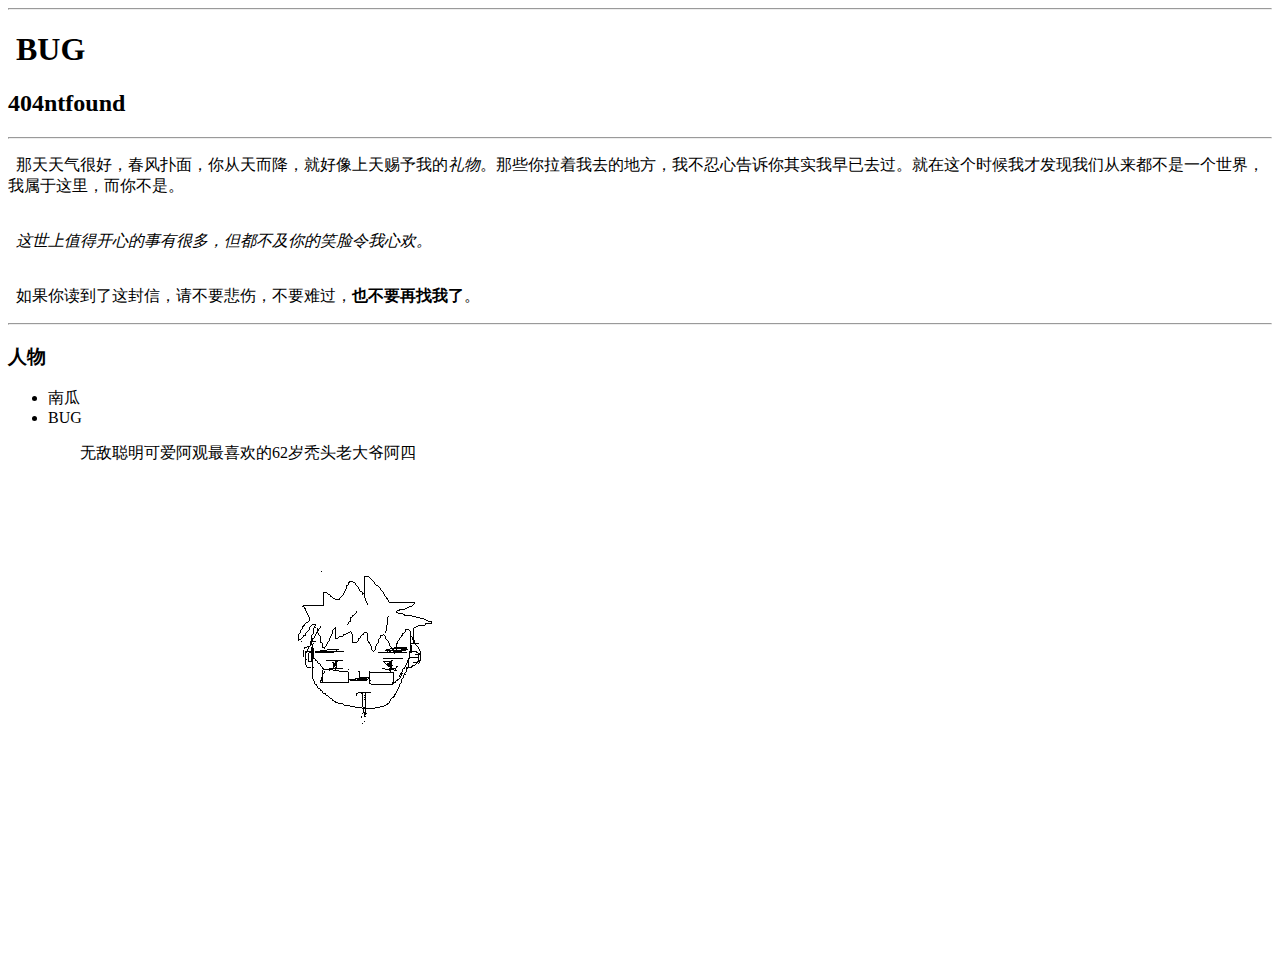
<file: BUG/index.html>
<!doctype html>
<html>
	<head>
	<meta charset="utf-8"/>
		<title>
		小酒馆
		</title>
	</head>
<hr/>
	<body>
		<h1>&nbsp;BUG</h1>
        <h2>404ntfound</h2>
        <hr/>
        <p>&nbsp;&nbsp;那天天气很好，春风扑面，你从天而降，就好像上天赐予我的<i>礼物</i>。那些你拉着我去的地方，我不忍心告诉你其实我早已去过。就在这个时候我才发现我们从来都不是一个世界，我属于这里，而你不是。</p>
        <br/><i>&nbsp;&nbsp;这世上值得开心的事有很多，但都不及你的笑脸令我心欢。</i><p><br/>&nbsp;&nbsp;如果你读到了这封信，请不要悲伤，不要难过，<b>也不要再找我了</b>。</p><hr/>
        <h3>人物</h3>
        <ul>
        	<li>南瓜</li>
            <li>BUG</li>
        </ul>
        <dl>
            <dd>&nbsp;&nbsp;&nbsp;&nbsp;&nbsp;&nbsp;&nbsp;&nbsp;无敌聪明可爱阿观最喜欢的62岁秃头老大爷阿四</dd>
        	<dt><img src="傻四.png" alt="404" title="是我喜欢的人"/></dt>
        </dl>
	</body>
</html>
</file>
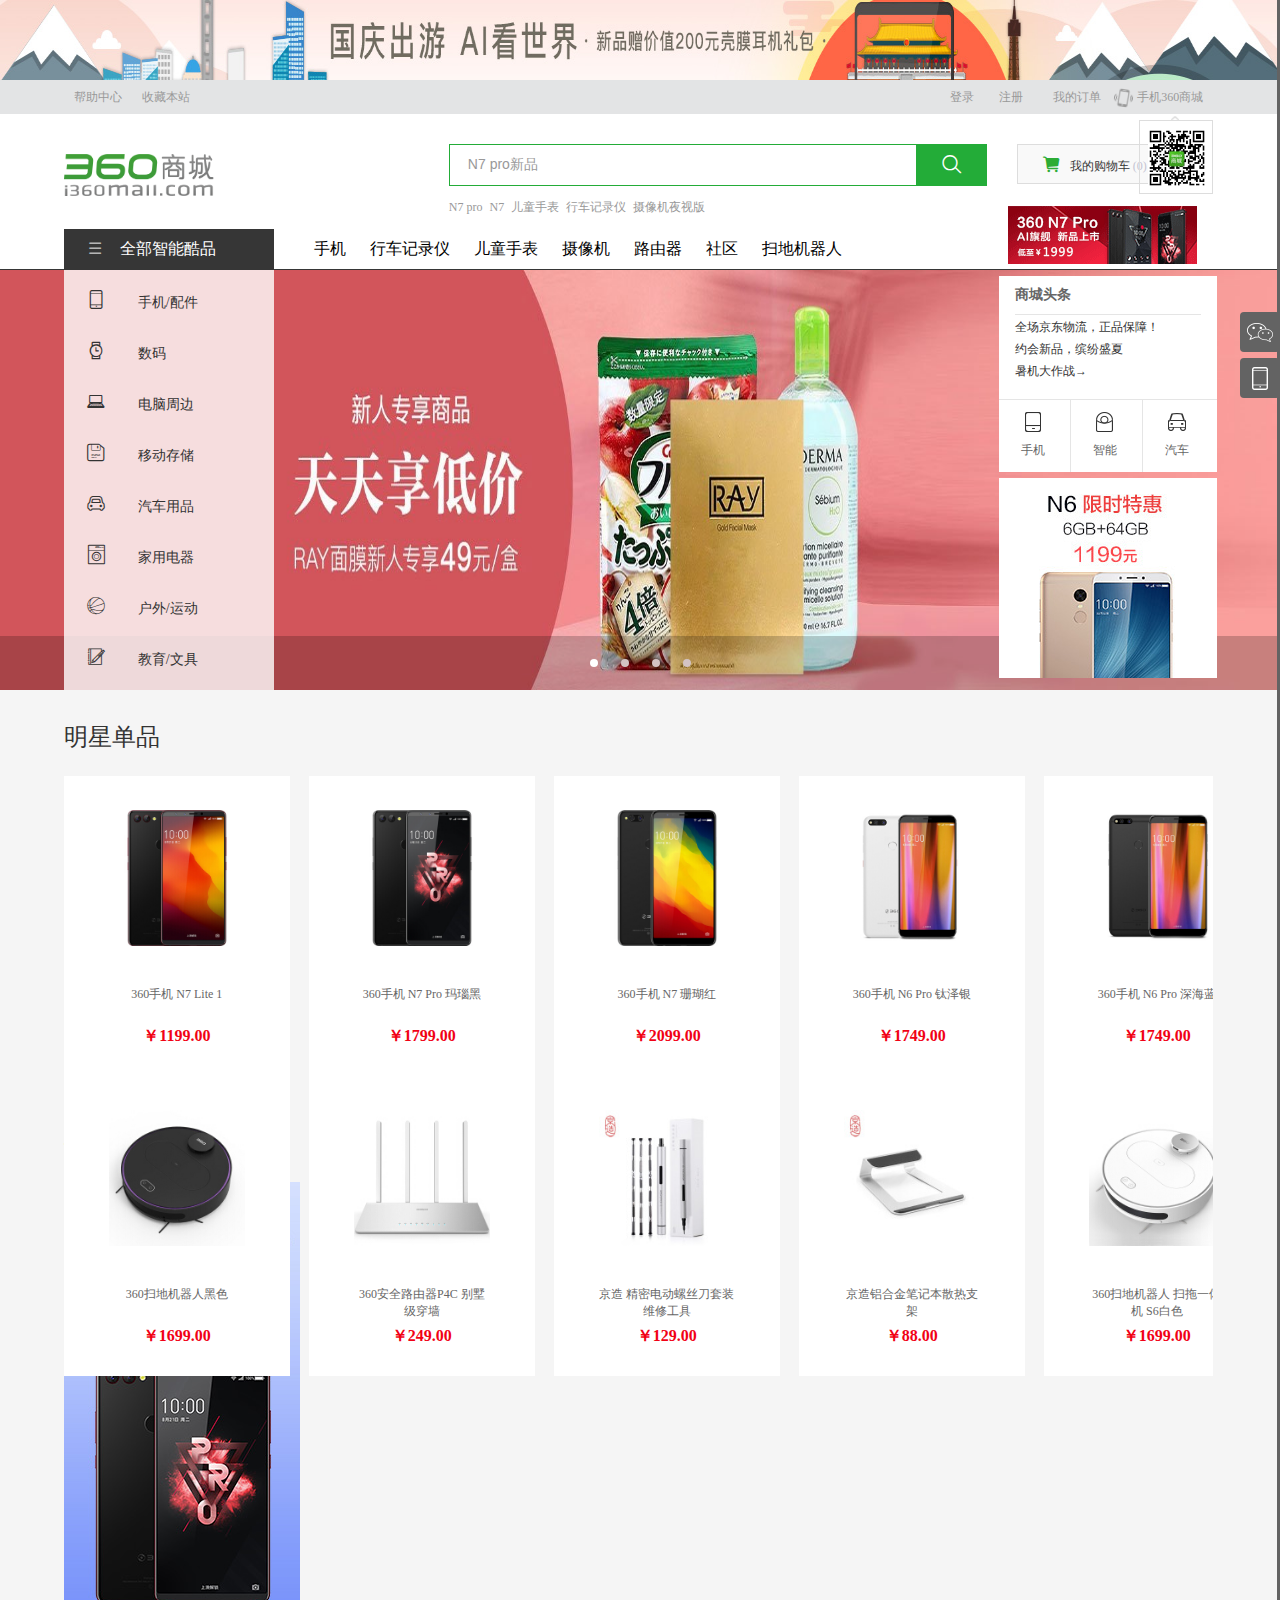
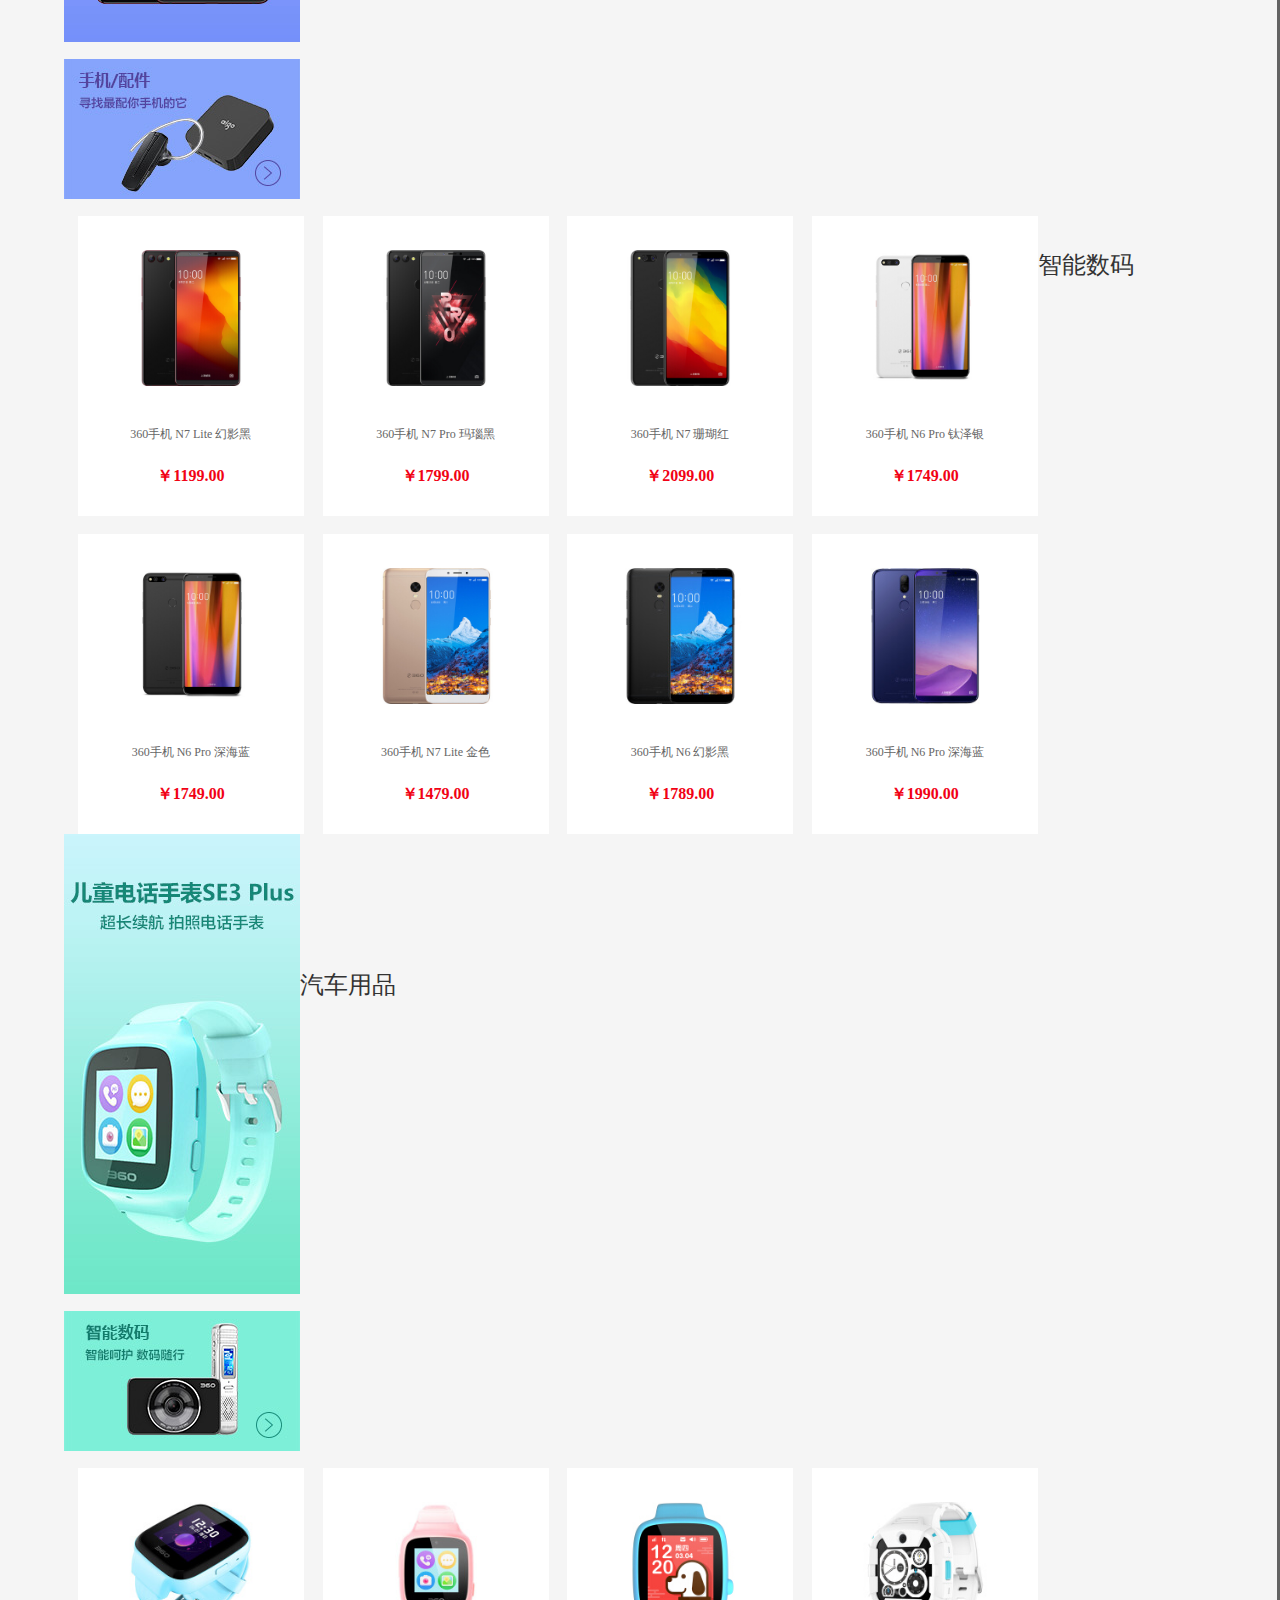
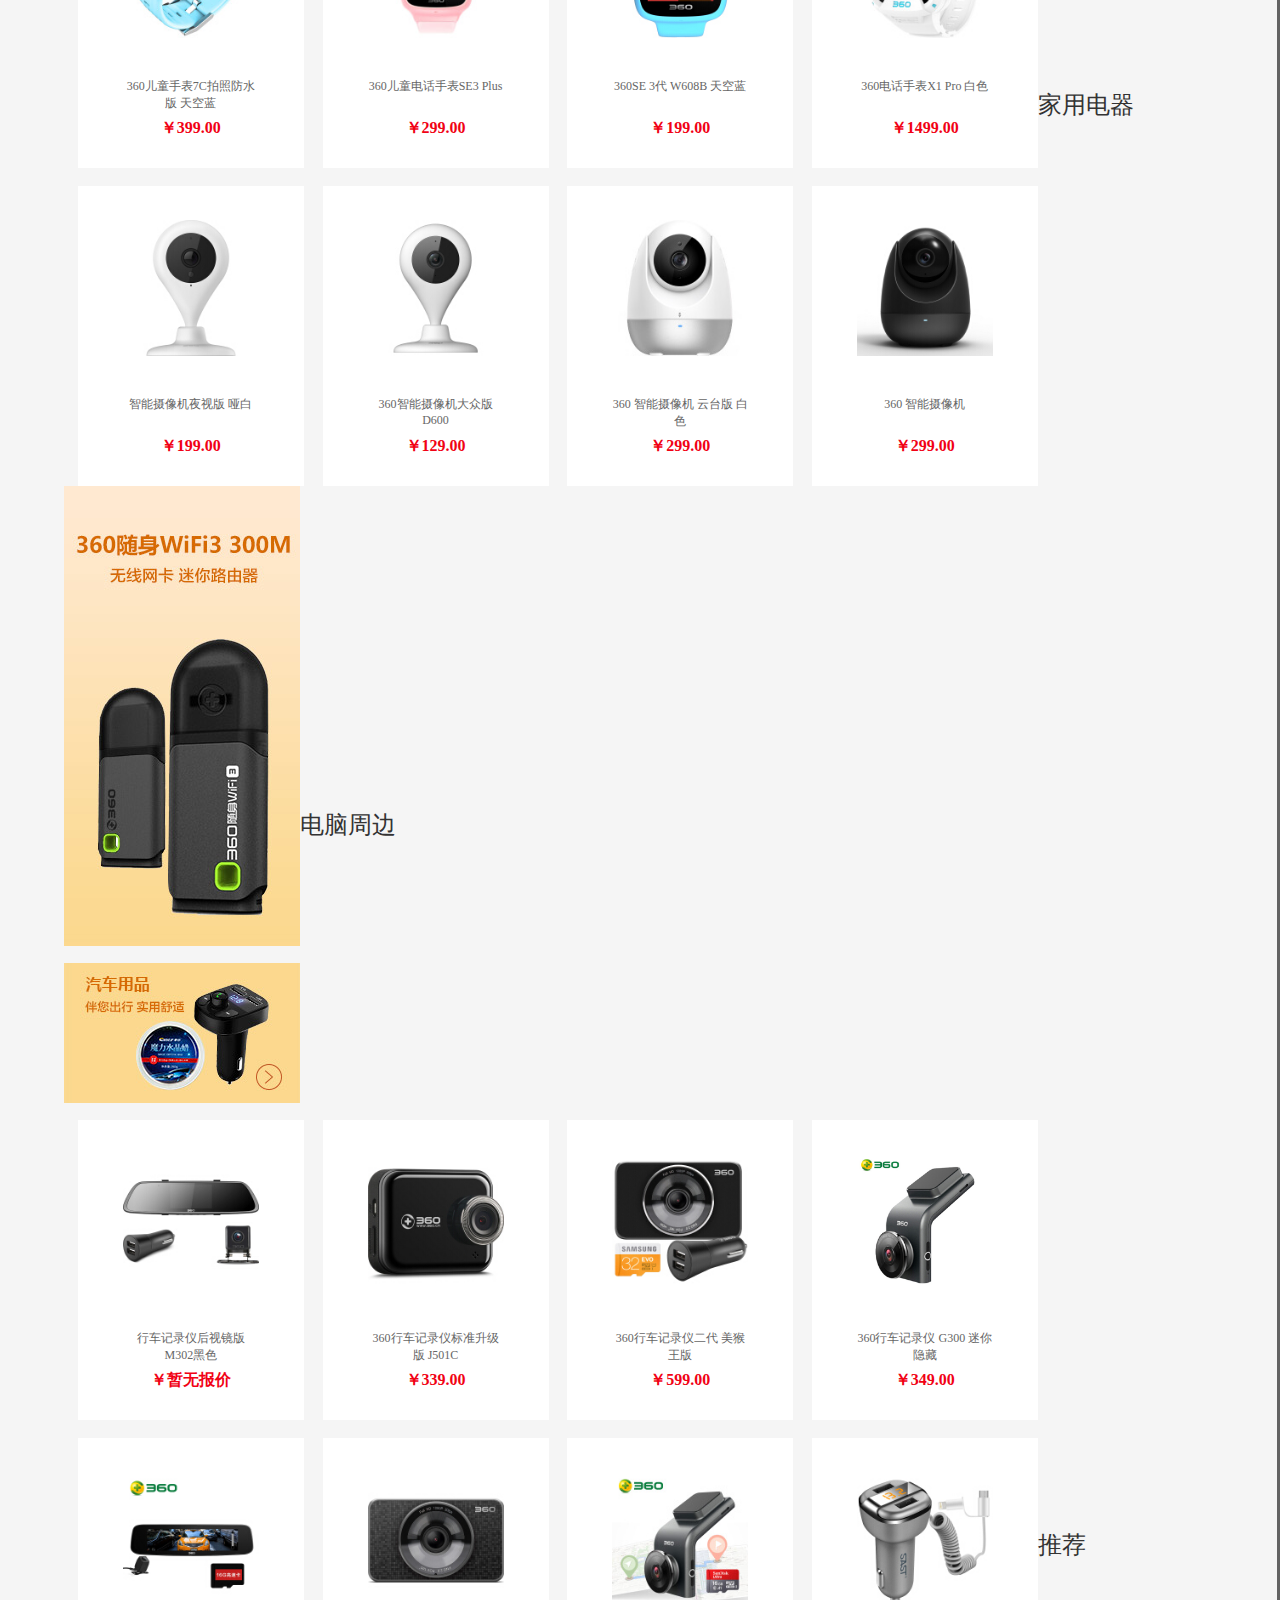
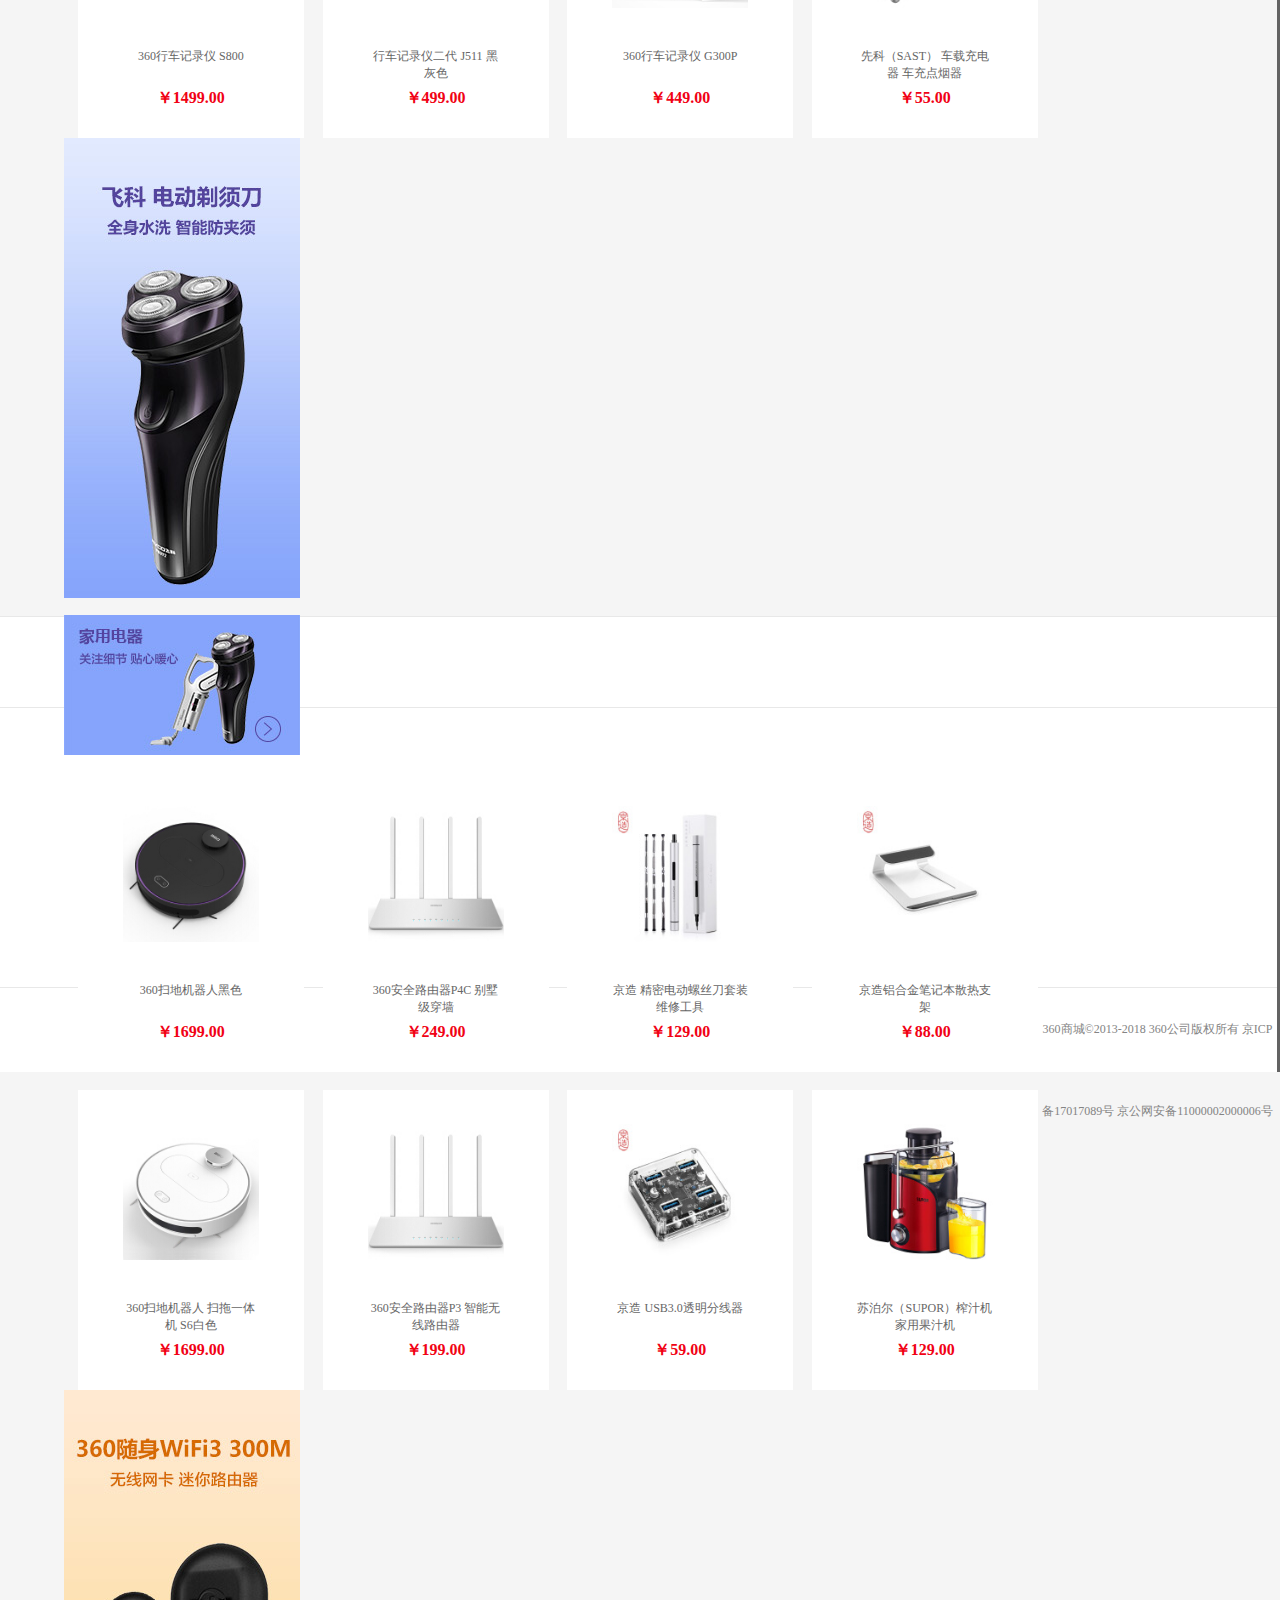
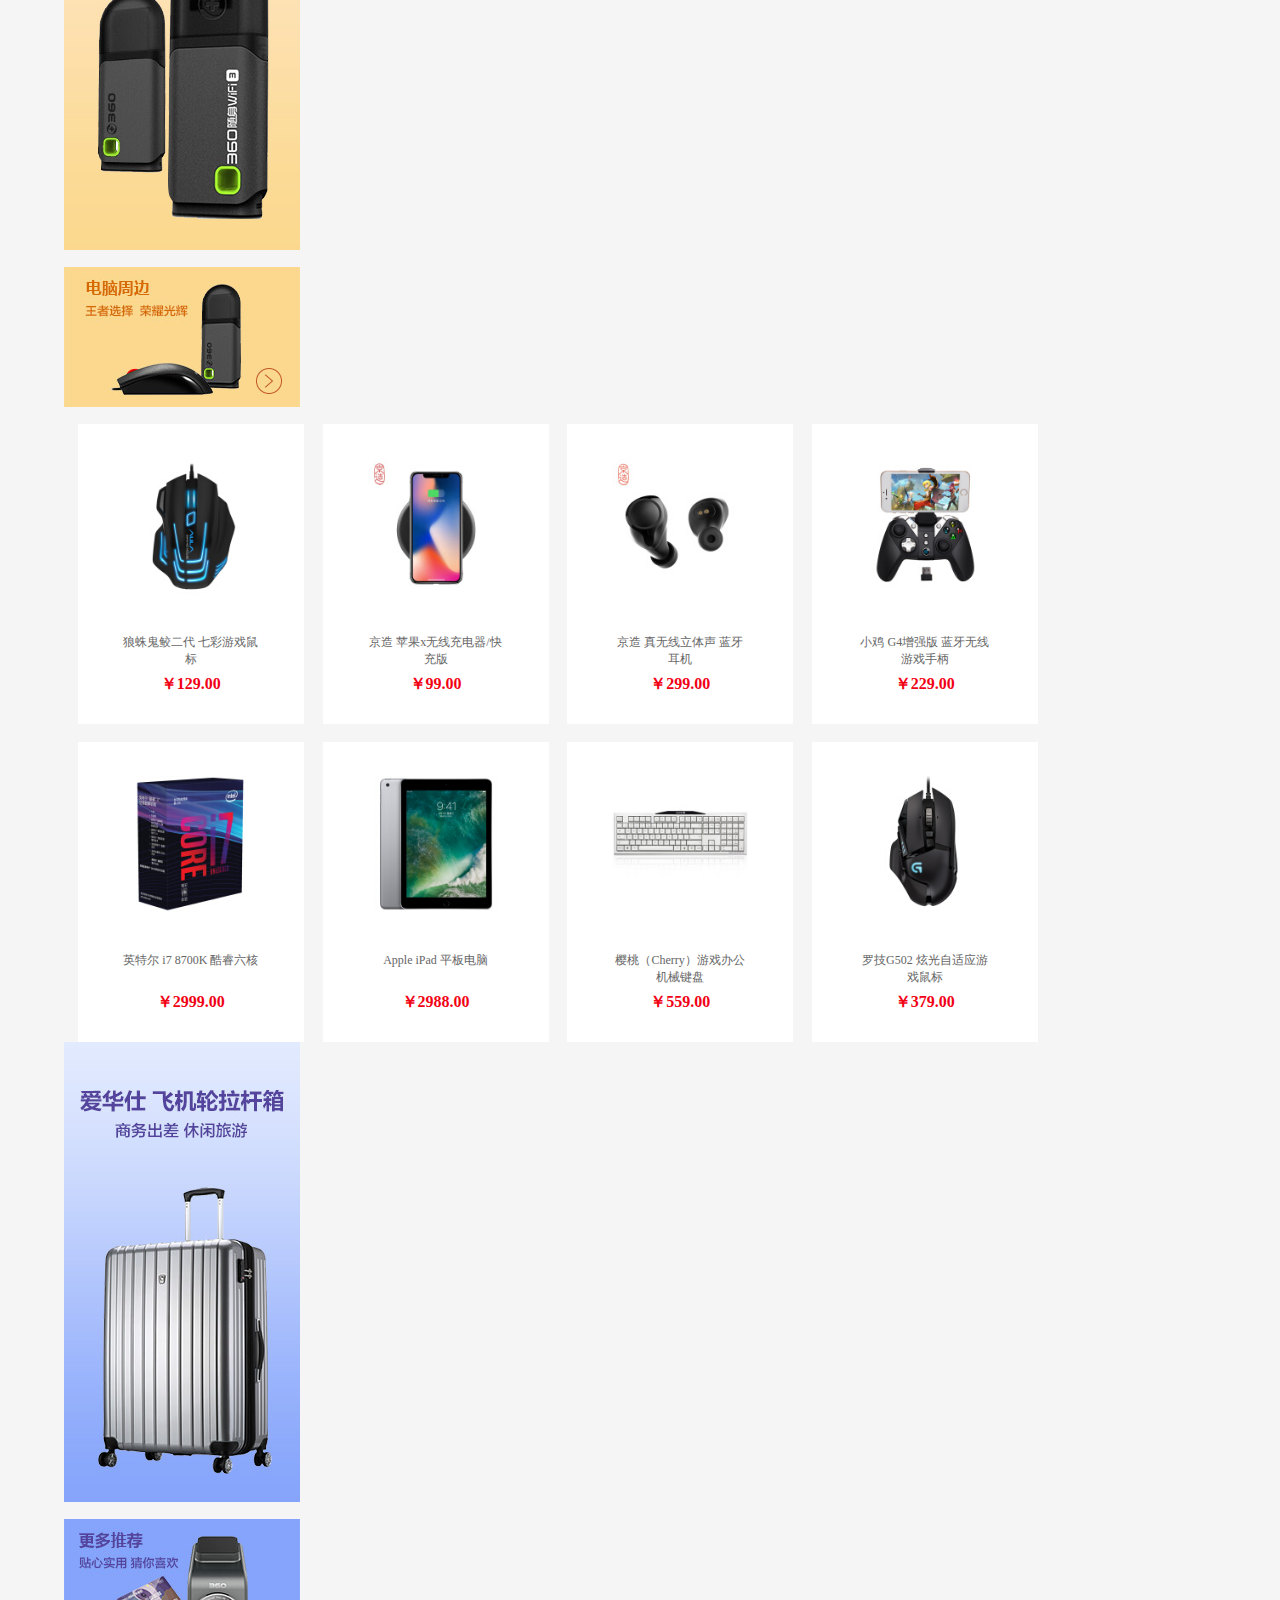
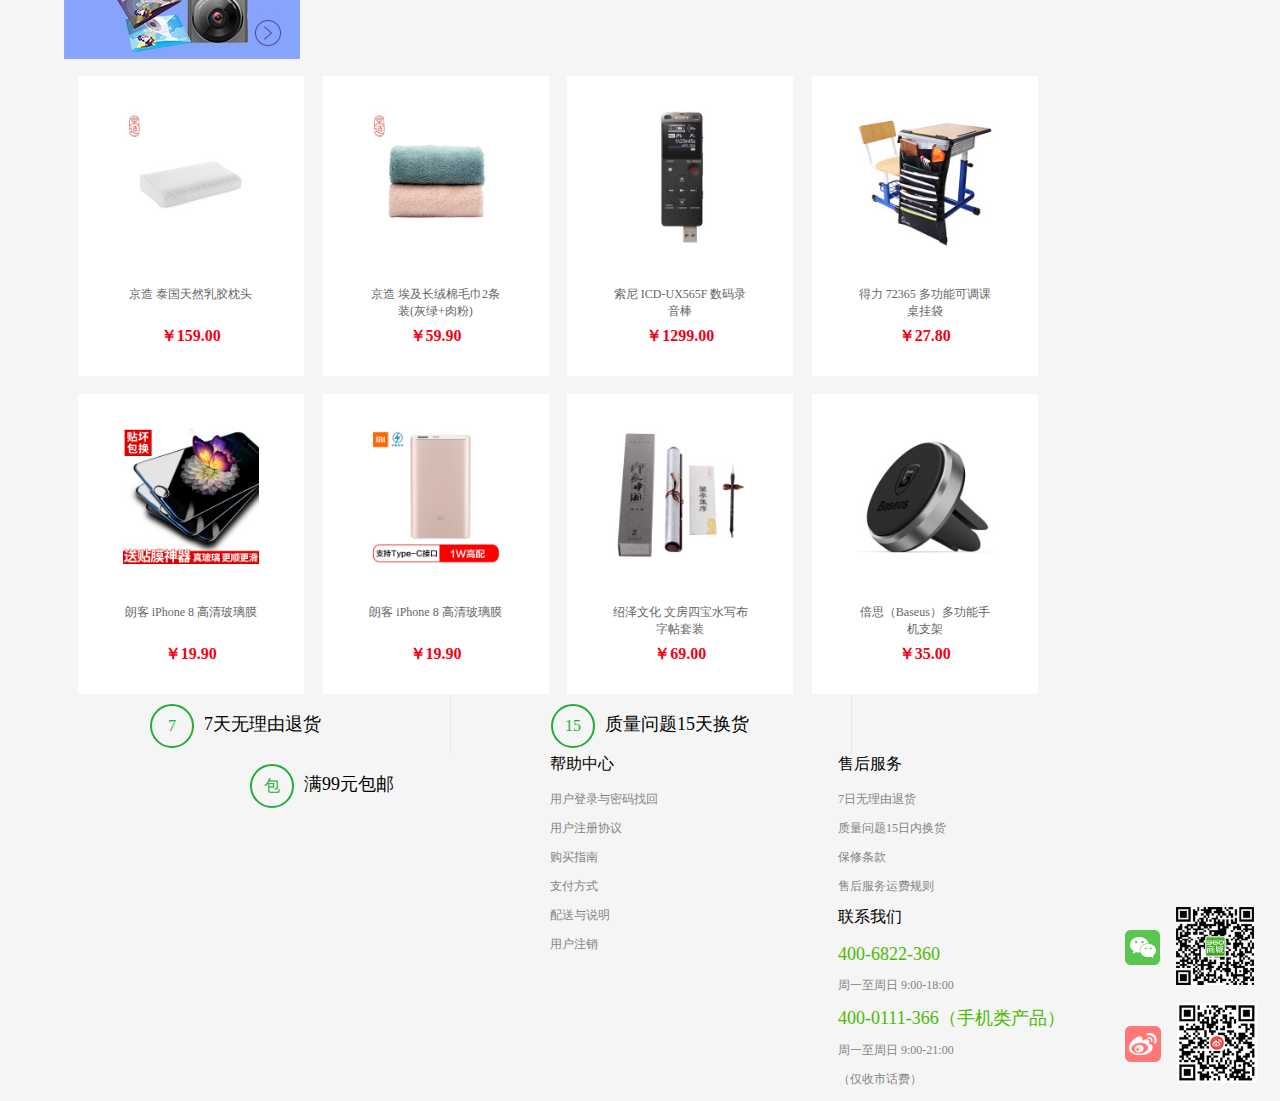
<file: mall_360/index.html>
<!DOCTYPE html>
<html>
	<head>
		<meta charset="UTF-8">
		<title>360商城-首页</title>
		<link rel="stylesheet" type="text/css" href="css/public.css"/>
		<link rel="stylesheet" type="text/css" href="css/main.css"/>
	</head>
	<body>
		<!--欢迎图-->
		<div id="welcom">
			<a href="#">
				<img class="welcom_pic" src="img/af004d1f-52cd-430c-9883-c80663cfe213.jpg" alt="" />
			</a>
		</div>
		<!--头部-->
		<header id="header">
			<div class="msg_wrap">
				<!--登录注册收藏等-->
				<div class="msg">
					<ul>
						<li class="topbox leftitem">
							<a href="#">帮助中心</a>
						</li>
						<li class="topbox leftitem">
							<a href="#">收藏本站</a>
						</li>
						<li class="topbox rightitem shop">
							<a href="#">
								<img class="movephone" src="img/1.PNG"/>
							</a>
							<a class="move_green" href="#">手机360商城</a>
							<div id="down_pic">
								<img src="img/qcode_app.jpg"/>
								<span>手机360商城</span>
								<span class="red">扫码下载</span>
							</div>
						</li>
						<li class="topbox rightitem">
							<a href="#">我的订单</a>
						</li>
						<li class="topbox rightitem re">
							<a href="register.html">注册</a>
						</li>
						<li class="topbox rightitem login">
							<a href="login.html">登录</a>
						</li>
					</ul>
					
				</div>
			</div>
			<!--logo,搜索，购物车-->
			<div class="logo_wrap">
				<div id="logo_search">
					<!--logo-->
					<h1><a href="#"><img class="logo" src="img/e99e333b-d3c0-4673-b86e-2ed6377a6972.png" alt="" /></a></h1>
					<!--搜索-->
					<div class="check">
						<form action="" method="post" class="list">
							<input type="text" name="" id="search" value="N7 pro新品"  />
							<a href="javascript:;" class="btn">&#xe62d;</a>
							<div id="shopping">
								<a href="#" class="shop_car">
									<b>&#xe60a;</b>
									我的购物车
									<span>(0)</span>
								</a>
								<div id="car_msg">
									<span class="show">请 <a href="#">登录</a> 后查看您的购物车。</span>
									<span class="wait">正在加载购物车. . .</span>
								</div>
							</div>
						</form>
						<p>
							<a href="#">N7 pro</a>
							<a href="#">N7</a>
							<a href="#">儿童手表</a>
							<a href="#">行车记录仪</a>
							<a href="#">摄像机夜视版</a>
						</p>
					</div>
					<!--二维码-->
					<div class="mall_pic">
						<b><img src="img/small.jpg"/></b>
						<img src="img/qcode_app.jpg"/>
					</div>
					<!--导航-->
					<div class="all">
						<a href="index.html"><span>☰</span>全部智能酷品</a>
					</div>
					<ul class="nav">
						<li><a href="列表.html">手机
							
						</a>
							<div id="" class="list_msg">
								<div id="" class="phone_msg phone_msg1">
									<!--<a href="#" class="p1">
										<img src="img/p1.jpg"/>
									</a>
									<a href="#"> 
										360手机 N7 Pro 珊瑚红
										<p>1799.00</p>
									</a>-->
								</div>
								
								<div id="" class="phone_msg phone_msg2">
									<!--<a href="#" class="p1">
										<img src="img/p2.jpg"/>
									</a>
									<a href="#"> 
										 360手机 N7 Pro 玛瑙黑
										<p>2099.00</p>
									</a>-->
								</div>
								
								<div id="" class="phone_msg phone_msg3">
									<!--<a href="#" class="p1">
										<img src="img/p3.jpg"/>
									</a>
									<a href="#"> 
										360手机 N7 Lite 幻影黑
										<p>1199.00</p>
									</a>-->
								</div>
								
								<div id="" class="phone_msg phone_msg4">
									<!--<a href="#" class="p1">
										<img src="img/p4.jpg"/>
									</a>
									<a href="#"> 
										360手机 N7 月岩白色
										<p>暂无报价</p>
									</a>-->
								</div>
								
								<div id="" class="phone_msg phone_msg5">
									<!--<a href="#" class="p1">
										<img src="img/p5.jpg"/>
									</a>
									<a href="#"> 
										360手机 N7 石墨黑色
										<p>暂无报价</p>
									</a>-->
								</div>
								
								<div id="" class="phone_msg phone_msg6">
									<!--<a href="#" class="p1 last_phone">
										<img src="img/p6.jpg"/>
									</a>
									<a href="#"> 
										360手机 N6 璀璨金
										<p>1199.00</p>
									</a>-->
								</div>
							</div>
						
						</li>
						<li><a href="列表.html">行车记录仪</a>
							<div id="" class="list_msg list_msg1">
								<div id="" class="phone_msg movie_msg1">
									<!--<a href="#" class="p1">
										<img src="img/p1.jpg"/>
									</a>
									<a href="#"> 
										360手机 N7 Pro 珊瑚红
										<p>1799.00</p>
									</a>-->
								</div>
								
								<div id="" class="phone_msg movie_msg2">
									<!--<a href="#" class="p1">
										<img src="img/p2.jpg"/>
									</a>
									<a href="#"> 
										 360手机 N7 Pro 玛瑙黑
										<p>2099.00</p>
									</a>-->
								</div>
								
								<div id="" class="phone_msg movie_msg3">
									<!--<a href="#" class="p1">
										<img src="img/p3.jpg"/>
									</a>
									<a href="#"> 
										360手机 N7 Lite 幻影黑
										<p>1199.00</p>
									</a>-->
								</div>
								
								<div id="" class="phone_msg movie_msg4">
									<!--<a href="#" class="p1">
										<img src="img/p4.jpg"/>
									</a>
									<a href="#"> 
										360手机 N7 月岩白色
										<p>暂无报价</p>
									</a>-->
								</div>
								
								<div id="" class="phone_msg movie_msg5">
									<!--<a href="#" class="p1">
										<img src="img/p5.jpg"/>
									</a>
									<a href="#"> 
										360手机 N7 石墨黑色
										<p>暂无报价</p>
									</a>-->
								</div>
								
								<div id="" class="phone_msg movie_msg6">
									<!--<a href="#" class="p1 last_phone">
										<img src="img/p6.jpg"/>
									</a>
									<a href="#"> 
										360手机 N6 璀璨金
										<p>1199.00</p>
									</a>-->
								</div>
							</div>
							
						</li>
						<li><a href="列表.html">儿童手表</a>
							<div id="" class="list_msg list_msg2">
								<div id="" class="phone_msg w_msg1">
									<!--<a href="#" class="p1">
										<img src="img/p1.jpg"/>
									</a>
									<a href="#"> 
										360手机 N7 Pro 珊瑚红
										<p>1799.00</p>
									</a>-->
								</div>
								
								<div id="" class="phone_msg w_msg2">
									<!--<a href="#" class="p1">
										<img src="img/p2.jpg"/>
									</a>
									<a href="#"> 
										 360手机 N7 Pro 玛瑙黑
										<p>2099.00</p>
									</a>-->
								</div>
								
								<div id="" class="phone_msg w_msg3">
									<!--<a href="#" class="p1">
										<img src="img/p3.jpg"/>
									</a>
									<a href="#"> 
										360手机 N7 Lite 幻影黑
										<p>1199.00</p>
									</a>-->
								</div>
								
								<div id="" class="phone_msg w_msg4">
									<!--<a href="#" class="p1">
										<img src="img/p4.jpg"/>
									</a>
									<a href="#"> 
										360手机 N7 月岩白色
										<p>暂无报价</p>
									</a>-->
								</div>
								
								<div id="" class="phone_msg w_msg5">
									<!--<a href="#" class="p1">
										<img src="img/p5.jpg"/>
									</a>
									<a href="#"> 
										360手机 N7 石墨黑色
										<p>暂无报价</p>
									</a>-->
								</div>
								
								<div id="" class="phone_msg w_msg6">
									<!--<a href="#" class="p1 last_phone">
										<img src="img/p6.jpg"/>
									</a>
									<a href="#"> 
										360手机 N6 璀璨金
										<p>1199.00</p>
									</a>-->
								</div>
							</div>
						</li>
						<li><a href="列表.html">摄像机</a>
							<div id="" class="list_msg list_msg3">
								<div id="" class="phone_msg s_msg1">
									<!--<a href="#" class="p1">
										<img src="img/p1.jpg"/>
									</a>
									<a href="#"> 
										360手机 N7 Pro 珊瑚红
										<p>1799.00</p>
									</a>-->
								</div>
								
								<div id="" class="phone_msg s_msg2">
									<!--<a href="#" class="p1">
										<img src="img/p2.jpg"/>
									</a>
									<a href="#"> 
										 360手机 N7 Pro 玛瑙黑
										<p>2099.00</p>
									</a>-->
								</div>
								
								<div id="" class="phone_msg s_msg3">
									<!--<a href="#" class="p1">
										<img src="img/p3.jpg"/>
									</a>
									<a href="#"> 
										360手机 N7 Lite 幻影黑
										<p>1199.00</p>
									</a>-->
								</div>
								
								<div id="" class="phone_msg s_msg4">
									<!--<a href="#" class="p1">
										<img src="img/p4.jpg"/>
									</a>
									<a href="#"> 
										360手机 N7 月岩白色
										<p>暂无报价</p>
									</a>-->
								</div>
								
								<div id="" class="phone_msg s_msg5">
									<!--<a href="#" class="p1">
										<img src="img/p5.jpg"/>
									</a>
									<a href="#"> 
										360手机 N7 石墨黑色
										<p>暂无报价</p>
									</a>-->
								</div>
								
								<div id="" class="phone_msg s_msg6">
									<!--<a href="#" class="p1 last_phone">
										<img src="img/p6.jpg"/>
									</a>
									<a href="#"> 
										360手机 N6 璀璨金
										<p>1199.00</p>
									</a>-->
								</div>
							</div>
						</li>
						<li><a href="列表.html">路由器</a>
							<div id="" class="list_msg list_msg4">
								<div id="" class="phone_msg l_msg1">
									<!--<a href="#" class="p1">
										<img src="img/p1.jpg"/>
									</a>
									<a href="#"> 
										360手机 N7 Pro 珊瑚红
										<p>1799.00</p>
									</a>-->
								</div>
								
								<div id="" class="phone_msg l_msg2">
									<!--<a href="#" class="p1">
										<img src="img/p2.jpg"/>
									</a>
									<a href="#"> 
										 360手机 N7 Pro 玛瑙黑
										<p>2099.00</p>
									</a>-->
								</div>
								
								<div id="" class="phone_msg l_msg3">
									<!--<a href="#" class="p1">
										<img src="img/p3.jpg"/>
									</a>
									<a href="#"> 
										360手机 N7 Lite 幻影黑
										<p>1199.00</p>
									</a>-->
								</div>
								
								<div id="" class="phone_msg l_msg4">
									<!--<a href="#" class="p1">
										<img src="img/p4.jpg"/>
									</a>
									<a href="#"> 
										360手机 N7 月岩白色
										<p>暂无报价</p>
									</a>-->
								</div>
								
								<div id="" class="phone_msg l_msg5">
									<!--<a href="#" class="p1">
										<img src="img/p5.jpg"/>
									</a>
									<a href="#"> 
										360手机 N7 石墨黑色
										<p>暂无报价</p>
									</a>-->
								</div>
								
								<div id="" class="phone_msg l_msg6">
									<!--<a href="#" class="p1 last_phone">
										<img src="img/p6.jpg"/>
									</a>
									<a href="#"> 
										360手机 N6 璀璨金
										<p>1199.00</p>
									</a>-->
								</div>
							</div>
						</li>
						<li class="talk"><a href="#">社区</a></li>
						<li><a href="列表.html">扫地机器人</a>
							<div id="" class="list_msg list_msg5">
								<div id="" class="phone_msg r_msg1">
									<!--<a href="#" class="p1">
										<img src="img/p1.jpg"/>
									</a>
									<a href="#"> 
										360手机 N7 Pro 珊瑚红
										<p>1799.00</p>
									</a>-->
								</div>
								
								<div id="" class="phone_msg r_msg2">
									<!--<a href="#" class="p1">
										<img src="img/p2.jpg"/>
									</a>
									<a href="#"> 
										 360手机 N7 Pro 玛瑙黑
										<p>2099.00</p>
									</a>-->
								</div>	
							</div>
						</li>
					</ul>
					<div id="" class="gif">
						<img  src="img/c24da133-0a0d-4113-b524-de21cfe15384.gif" alt="" />
					</div>
				</div>
				
			</div>
		</header>
		<!--banner-->
		<div class="banner_wrap">
			<div id="slide">
				<ul>
					<li><a href="#"><img src="img/banner1.jpg" /></a></li>
					<li><a href="#"><img src="img/banner2.jpg" /></a></li>
					<li><a href="#"><img src="img/banner3.jpg" /></a></li>
					<li><a href="#"><img src="img/banner4.jpg" /></a></li>
				</ul>
			</div>
			<div id="banner">
				<div id="" class="shop_list">
					<ul>
						<li><a href="#">
							<span>&#xe612;</span>手机/配件
							<div class="shop_msg">
								<div id="" class="shop_list_">
									<h4>手机通讯</h4>
									<div id="">
										<p>
											<img src="img/10805984-fb56-4a94-b6e4-c6c377dd950a.jpg"/>
											<span class="click_">N7pro</span>
										</p>
										<p>
											<img src="img/40a02daa-869b-474b-9c0d-0fde917330f3.jpg"/>
											<span class="click_">N7lite</span>
										</p>
										<p>
											<img src="img/6a947ee4-5555-472d-99b4-582f4104798f.jpg"/>
											<span class="click_">N7</span>
										</p>
										<p>
											<img src="img/10805984-fb56-4a94-b6e4-c6c377dd950a.jpg"/>
											<span class="click_">360 N6</span>
										</p>
										<p>
											<img src="img/df038d24-497b-48a3-a5f9-4e8f23a2a6b4.jpg"/>
											<span class="click_">360 N6Pro</span>
										</p>
										<p>
											<img src="img/40a02daa-869b-474b-9c0d-0fde917330f3.jpg"/>
											<span class="click_">360F5</span>
										</p>
									</div>
								</div>
								<div id="" class="shop_list_">
									<h4>手机配件</h4>
									<div id="">
										<p>
											<img src="img/3c290929-bf37-43de-9aba-a96180cab153.jpg"/>
											<span class="click_">手机壳膜</span>
										</p>
										<p>
											<img src="img/8410ef8e-dc39-4337-ac2d-49db3f890be9.jpg"/>
											<span class="click_">数据线/充电器</span>
										</p>
										<p>
											<img src="img/a223cb51-31a9-4809-bfd6-87ac95207baa.jpg"/>
											<span>手机耳机</span>
										</p>
										<p>
											<img src="img/03b35509-91d4-418e-bf25-cf6e5e26c3b3.jpg"/>
											<span class="click_">苹果配件</span>
										</p>
										<p>
											<img src="img/807ab0d6-3914-4995-9b5c-222ceece3bda.jpg"/>
											<span>移动电源</span>
										</p>
										<p>
											<img src="img/dc7c0af0-1023-4f87-8032-8a91e4d17c24.jpg"/>
											<span class="click_">手机支架</span>
										</p>
										<p>
											<img src="img/6b76285c-247b-41c9-880d-2a7ef5a2eabe.jpg"/>
											<span>创意配件</span>
										</p>
									</div>
								</div>
							</div>
						</a></li>
						<li><a href="#">
							<span>&#xe607;</span>数码
							<div class="shop_msg shop_msg1">
								<div id="" class="shop_list_">
									<h4>智能设备</h4>
									<div id="">
										<p>
											<img src="img/65e53525-48ad-4765-8373-d55577ba4850.jpg"/>
											<span class="click_"> 儿童手表</span>
										</p>
										<p>
											<img src="img/bf581a6f-b7e3-467f-9a2c-e9584cc47133.jpg"/>
											<span class="click_"> 行车记录仪</span>
										</p>
										<p>
											<img src="img/def51127-dc08-457f-8520-a77522b2218f.jpg"/>
											<span class="click_"> 智能摄像机</span>
										</p>
										<p>
											<img src="img/060b2181-e8a1-4381-8a4a-164c99697341.jpg"/>
											<span>  路由器</span>
										</p>
										<p>
											<img src="img/97ea043e-f919-4294-a007-552eb497b4f4.jpg"/>
											<span>  插线板</span>
										</p>
										<p>
											<img src="img/229b3e5c-964b-4ac4-9a09-cee9135e468f.jpg"/>
											<span>  故事机</span>
										</p>
										<p>
											<img src="img/0d7aad07-181f-4331-9afc-19209645a5ac.jpg"/>
											<span>  智能家居</span>
										</p>
									</div>
								</div>
								<div id="" class="shop_list_">
									<h4>影音娱乐</h4>
									<div id="">
										<p>
											<img src="img/91d66a20-2e9c-421d-b256-f93085473f94.jpg"/>
											<span>  耳机/耳麦</span>
										</p>
										<p>
											<img src="img/2b0b4179-1099-4825-ba8b-2fbb5276a2da.jpg"/>
											<span class="click_">  音箱/音响</span>
										</p>
										<p>
											<img src="img/a8177942-6b1a-48ec-ab16-8e76dfc6b00e.jpg"/>
											<span>  便携/无线音箱</span>
										</p>
										<p>
											<img src="img/8c88fc12-ec89-4162-bc8c-51458c84059e.jpg"/>
											<span>  麦克风</span>
										</p>
										<p>
											<img src="img/9f5c6180-3a80-4f00-9e8b-71f88015cb08.jpg"/>
											<span>  MP3/MP4</span>
										</p>
									</div>
								</div>
							</div>
						</a></li>
						<li><a href="#">
							<span>&#xe6b3;</span>电脑周边
							<div class="shop_msg shop_msg2">

								<div id="" class="shop_list_">
									<h4>电脑整机</h4>
									<div id="">
										<p>
											<img src="img/e8edd237-2e78-4871-90ea-d4a9e425b44d.jpg"/>
											<span>  平板电脑</span>
										</p>
										
									</div>
								</div>
								<div id="" class="shop_list_">
									<h4>电脑配件</h4>
									<div id="">
										<p>
											<img src="img/653ad5ff-e5cd-46d1-a4a7-882394fc7dc4.jpg"/>
											<span>  鼠标</span>
										</p>
										<p>
											<img src="img/3b19efac-0e62-4c6d-9be5-ed53366e7127.jpg"/>
											<span>  键盘</span>
										</p>
										<p>
											<img src="img/6dbd9eb9-3e03-4060-930e-34212e31773f.jpg"/>
											<span>  键鼠套装</span>
										</p>
										<p>
											<img src="img/28f065a1-4339-4321-9072-1ed1adeece26.jpg"/>
											<span class="click_">  游戏耳机</span>
										</p>
										<p>
											<img src="img/09f6ba7a-be35-48aa-a29f-3a35b938b724.jpg"/>
											<span>  手柄/方向盘</span>
										</p>
										<p>
											<img src="img/8da96f6a-b00d-4dc0-8169-a3e27c9ac251.jpg"/>
											<span>  内存</span>
										</p>
									</div>
								</div>
							</div>
						</a></li>
						<li><a href="#">
							<span>&#xe628;</span>移动存储
							<div class="shop_msg shop_msg3">
								<div id="" class="shop_list_">
									<h4>U盘</h4>
									<div id="">
										<p>
											<img src="img/527e9e2c-8063-4c22-85e1-2530a4398b86.jpg"/>
											<span class="click_">  闪迪</span>
										</p>
										<p>
											<img src="img/3e0bcac0-b180-4142-bae8-29d092dd5f4e.jpg"/>
											<span>  爱国者</span>
										</p>
										<p>
											<img src="img/67f701ad-6a0c-452a-9e6b-bdf71d098287.jpg"/>
											<span class="click_">  金士顿</span>
										</p>
										<p>
											<img src="img/726b1892-e6b7-4fa6-acbb-564539da2934.jpg"/>
											<span>  东芝</span>
										</p>
										<p>
											<img src="img/e69116af-8031-4381-b822-23ea7af82585.jpg"/>
											<span>  三星</span>
										</p>
									</div>
								</div>
								<div id="" class="shop_list_">
									<h4>移动硬盘</h4>
									<div id="">
										<p>
											<img src="img/b30484cc-4ec5-4597-80ce-19d5e2e7cd97.jpg"/>
											<span>  希捷</span>
										</p>
										<p>
											<img src="img/e8c68dd8-b071-4b93-b8f6-c9e7a400758f.jpg"/>
											<span>  西部数据</span>
										</p>
										<p>
											<img src="img/7bd7aaee-0c11-4dd0-a058-c4ff777e3678.jpg"/>
											<span>  东芝</span>
										</p>
									</div>
								</div>
								<div id="" class="shop_list_">
									<h4>存储卡</h4>
									<div id="">
										<p>
											<img src="img/b268231a-13d5-4b37-aebb-7656bf1adfd0.jpg"/>
											<span>  闪迪</span>
										</p>
										<p>
											<img src="img/5fd45774-2f91-4936-b3e1-6b6717ce1160.jpg"/>
											<span>  三星</span>
										</p>
										<p>
											<img src="img/668afc41-762e-42fc-a8a4-6c92df35bf8b.jpg"/>
											<span>  金士顿</span>
										</p>
									</div>
								</div>
							</div>
						</a></li>
						<li><a href="#">
							<span>&#xe62a;</span>汽车用品
							<div class="shop_msg shop_msg4">
								<div id="" class="shop_list_">
									<h4>车载电器</h4>
									<div id="">
										<p>
											<img src="img/cf2c7403-f766-4eeb-9bbb-e3a6bd3015cb.jpg"/>
											<span class="click_">  净化器</span>
										</p>
										<p>
											<img src="img/97b19380-8b82-49b3-b504-e3ce7c625e19.jpg"/>
											<span>  车载充电器</span>
										</p>
										<p>
											<img src="img/d50985fb-e54e-4f41-822e-0da1aa3588f0.jpg"/>
											<span class="click_">  胎压监测</span>
										</p>
										<p>
											<img src="img/66039df5-2e43-4cd2-921c-9597a7532c48.jpg"/>
											<span>  充气泵</span>
										</p>
										<p>
											<img src="img/99d017d1-3125-4b05-b5ab-ecc1daf032a3.jpg"/>
											<span>  车载吸尘器</span>
										</p>
										<p>
											<img src="img/d7992119-c09d-481c-8266-5246a6215302.jpg"/>
											<span class="click_">  蓝牙设备</span>
										</p>
									</div>
								</div>
								<div id="" class="shop_list_">
									<h4>车品装饰</h4>
									<div id="">
										<p>
											<img src="img/f9383e19-26eb-4eaa-8b77-0cae1ae650f2.jpg"/>
											<span class="click_">  安全座椅</span>
										</p>
										<p>
											<img src="img/390d2854-d37f-4b54-8cb2-ea1d4ee604c2.jpg"/>
											<span>  保温箱</span>
										</p>
										<p>
											<img src="img/61666987-8298-4714-a8c1-8505c4647368.jpg"/>
											<span class="click_">  储物箱</span>
										</p>
										<p>
											<img src="img/9f041a94-ebc0-4e8f-b4fd-6cce8123dd0b.jpg"/>
											<span class="click_">  防盗设备</span>
										</p>
										
										<p>
											<img src="img/73c42c8b-1977-4c89-803c-c66fe70fde18 (2).jpg"/>
											<span>  功能小件</span>
										</p>
										<p>
											<img src="img/21588bfe-09be-4e25-9ad8-c055811e81e8.jpg"/>
											<span>  脚垫</span>
										</p>
										<p>
											<img src="img/710edaa4-591c-43d9-a40c-18d5ea494d9a.jpg"/>
											<span>  头枕腰靠</span>
										</p>
										<p>
											<img src="img/ae25ac8e-0e23-4568-aad4-b1f260351443.jpg"/>
											<span>  座垫</span>
										</p>
										<p>
											<img src="img/703f2d23-9e0b-48eb-b82e-82b3f63e9410.jpg"/>
											<span>  摩托车装备</span>
										</p>
										<p>
											<img src="img/b35274ec-cafe-4d60-b732-8d1db8f1c2f3.jpg"/>
											<span class="click_">  香水</span>
										</p>
										<p>
											<img src="img/d2f43d8b-8908-439b-bd81-3a707fa51d7e.jpg"/>
											<span class="click_">  应急救援</span>
										</p>
										<p>
											<img src="img/f6f26b5d-74bd-42b4-8b25-69b8b56a466b.jpg"/>
											<span>  自驾野营</span>
										</p>
									</div>
								</div>
								<div id="" class="shop_list_">
									<h4>维修保养</h4>
									<div id="">
										<p>
											<img src="img/8870140e-2246-477a-8511-74467cdb2bc6.jpg"/>
											<span>  后视镜</span>
										</p>
										<p>
											<img src="img/6959f712-026c-4f78-95cd-a6bea8d4e508.jpg"/>
											<span>  贴膜</span>
										</p>
										<p>
											<img src="img/0ecf796f-9581-4a7c-a24d-e152a02f848f.jpg"/>
											<span class="click_">  机油</span>
										</p>
										<p>
											<img src="img/addff5b2-1252-46a3-a71e-e2e9a6bee9d6.jpg"/>
											<span class="click_">  轮胎</span>
										</p>
										<p>
											<img src="img/df1e672e-3ae4-4bf7-883a-da613db83677.jpg"/>
											<span>  轮毂</span>
										</p>
										<p>
											<img src="img/fc4fea00-3cf9-4c49-8772-87912a095c1a.jpg"/>
											<span>  雨刷</span>
										</p>
										<p>
											<img src="img/49483b78-d3a0-4c28-bbc6-cf4d6035e095.jpg"/>
											<span>  滤清器</span>
										</p>
										<p>
											<img src="img/021ea308-a6c6-46c2-8da0-e527d2d57ece.jpg"/>
											<span>  蓄电池</span>
										</p>
										<p>
											<img src="img/35cb7b4e-caee-463d-ae97-ca41a68b5dd4.jpg"/>
											<span>  汽修工具</span>
										</p>
										<p>
											<img src="img/73eabc0e-0ebe-4ae4-ad70-5ddde4394d4e.jpg"/>
											<span>  刹车片/盘</span>
										</p>
										<p>
											<img src="img/011c5b38-b77f-482b-9550-e379a934fa9e.jpg"/>
											<span>  变速箱油/滤</span>
										</p>
										<p>
											<img src="img/a364cdf0-7ed2-4608-b6e5-32c76d0431bd.jpg"/>
											<span>  添加剂</span>
										</p>
										<p>
											<img src="img/6c03187d-615c-41fd-a064-dabde6f8d18b.jpg"/>
											<span>  柴机油/辅助油</span>
										</p>
										<p>
											<img src="img/94ff9896-bbca-49b0-a56f-8b39504aa574.jpg"/>
											<span>  维修配件</span>
										</p>
									</div>
								</div>
								<div id="" class="shop_list_">
									<h4>美容清洗</h4>
									<div id="">
										<p>
											<img src="img/decd5826-07ec-475e-b675-4440c9b53628.jpg"/>
											<span>  洗车机</span>
										</p>
										<p>
											<img src="img/028fda74-81c0-4987-867a-e975ac9efaad.jpg"/>
											<span class="click_">  清洁剂</span>
										</p>
										<p>
											<img src="img/69e0f61e-d7cd-4bd8-9705-bafd0c990e78.jpg"/>
											<span class="click_">  车蜡</span>
										</p>
										<p>
											<img src="img/45d2e11d-2c1b-45bf-9b34-35921763a614.jpg"/>
											<span>  玻璃水</span>
										</p>
										<p>
											<img src="img/ca995e59-f336-4dff-9137-d641a93ec57c.jpg"/>
											<span>  毛巾掸子</span>
										</p>
									</div>
								</div>
							</div>
						</a></li>
						<li><a href="#">
							<span>&#xe634;</span>家用电器
							<div class="shop_msg shop_msg5">
								<div id="" class="shop_list_">
									<h4>个护电器</h4>
									<div id="">
										<p>
											<img src="img/02afddcc-2cbd-46ef-b074-f31eb248c1b7.jpg"/>
											<span class="click_">  剃须刀</span>
										</p>
										<p>
											<img src="img/ffcc4020-09c4-44ab-83cc-05e3b37a82f8.jpg"/>
											<span>  电吹风</span>
										</p>
										<p>
											<img src="img/970501de-d429-4420-bc65-a09983e3d9f1.jpg"/>
											<span>  卷/直发器</span>
										</p>
										<p>
											<img src="img/70866580-9061-43d4-b39c-742a6dd9a29c.jpg"/>
											<span>  剃/脱毛器</span>
										</p>
										<p>
											<img src="img/6b3f4188-a947-4ada-a78f-e40f7bd69f9d.jpg"/>
											<span class="click_">  足浴盆</span>
										</p>
										<p>
											<img src="img/20154708-f197-41cb-9971-cad27bfb8994.jpg"/>
											<span>  按摩器</span>
										</p>
									</div>
								</div>
								<div id="" class="shop_list_">
									<h4>生活电器</h4>
									<div id="">
										<p>
											<img src="img/3573b62e-d8f2-431b-8ff7-f85bc91f04e1.jpg"/>
											<span>  吸尘器</span>
										</p>
										<p>
											<img src="img/84d85967-df56-4318-a7af-d89c6fc6c083.jpg"/>
											<span class="click_">  加湿器</span>
										</p>
										<p>
											<img src="img/1c838a3f-297f-4251-9d01-d39bc2c84736.jpg"/>
											<span>  挂烫机/熨斗</span>
										</p>
										<p>
											<img src="img/334efbc0-9c4f-4f2f-b904-188039ca77f0.jpg"/>
											<span>  电风扇</span>
										</p>
										<p>
											<img src="img/759ed8e0-6f59-4f20-a26e-f192e8fa3c3c.jpg"/>
											<span>  除湿器</span>
										</p>
										<p>
											<img src="img/69e32f17-9b13-4e57-838e-5f756cc6b470.jpg"/>
											<span>  电话机</span>
										</p>
										<p>
											<img src="img/b9c68d2e-b091-44a8-861f-7b7aea3133b3.jpg"/>
											<span class="click_">  净化器</span>
										</p>
									</div>
								</div>
								<div id="" class="shop_list_">
									<h4>厨房小电</h4>
									<div id="">
										<p>
											<img src="img/17132a04-96cc-4a8f-928e-65f10b73806f.jpg"/>
											<span class="click_">  料理机</span>
										</p>
										<p>
											<img src="img/5251cc0f-c26c-4c19-b580-aecb6cf1fd3c.jpg"/>
											<span class="click_">  电水壶/热水壶</span>
										</p>
										<p>
											<img src="img/757aa09f-9a07-457d-b9f7-dadcf2c8ab2d.jpg"/>
											<span class="click_">  电饭煲</span>
										</p>
										<p>
											<img src="img/ba1a6e3a-df2c-427f-8edf-3153d0e0fbb2.jpg"/>
											<span>  微波炉</span>
										</p>
									</div>
								</div>
							</div>
						</a></li>
						<li><a href="#">
							<span>&#xe60e;</span>户外/运动
							<div class="shop_msg shop_msg6">
								<div id="" class="shop_list_">
									<h4>户外装备</h4>
									<div id="">
										<p>
											<img src="img/58b9f055-174b-4a49-9e0d-cbf829ba8265.jpg"/>
											<span>  帐篷/垫子</span>
										</p>
										<p>
											<img src="img/e0c7ddd1-1efe-40fa-a92f-1e1a76eba5f5.jpg"/>
											<span class="click_">  望远镜</span>
										</p>
										<p>
											<img src="img/195a2fef-83d9-4afa-81bd-c2af60f61642.jpg"/>
											<span>  烧烤用具</span>
										</p>
										<p>
											<img src="img/2862cbfe-4c67-4f75-bb47-b4344a2284cd.jpg"/>
											<span>  便携桌椅床</span>
										</p>
										<p>
											<img src="img/48e31a5c-5c68-470e-a80f-0f35aa18443c.jpg"/>
											<span>  野餐用品</span>
										</p>
										<p>
											<img src="img/c5cfd8fd-3c7b-4fa8-85e9-529029933e3a.jpg"/>
											<span>  睡袋/吊床</span>
										</p>
									</div>
								</div>
								<div id="" class="shop_list_">
									<h4>体育用品</h4>
									<div id="">
										<p>
											<img src="img/5ed380c9-bbd5-409e-b8b4-62315ff40fc5.jpg"/>
											<span class="click_">  乒乓球</span>
										</p>
										<p>
											<img src="img/28f6b94f-b22a-437b-8c64-5170673b5614.jpg"/>
											<span>  篮球</span>
										</p>
										<p>
											<img src="img/4c40c58a-5592-419e-b434-9b9d62df7a02.jpg"/>
											<span class="click_">  足球</span>
										</p>
										<p>
											<img src="img/a983318a-bd1f-481d-991b-33dae1d4b917.jpg"/>
											<span>  滑轮滑板</span>
										</p>
										<p>
											<img src="img/6fc59e36-dfca-47ab-bc9a-355ae8818f1f.jpg"/>
											<span>  网球</span>
										</p>
										<p>
											<img src="img/44ab39a2-5373-4e92-b366-ddd1830c8dbb.jpg"/>
											<span>  排球</span>
										</p>
									</div>
								</div>
								<div id="" class="shop_list_">
									<h4>垂钓用品</h4>
									<div id="">
										<p>
											<img src="img/fc024971-c470-4109-90c4-dda9ad9b01a7.jpg"/>
											<span class="click_">  钓竿</span>
										</p>
										<p>
											<img src="img/17e68bcd-db80-432c-bdda-ec01ce09b4e3.jpg"/>
											<span>  渔具包</span>
										</p>
									</div>
								</div>
								<div id="" class="shop_list_">
									<h4>游泳用品</h4>
									<div id="">
										<p>
											<img src="img/de9eebf0-5ad8-4691-bc69-5984813dbcd8.jpg"/>
											<span>  泳镜</span>
										</p>
										<p>
											<img src="img/0af51081-6d1e-4b3a-b06f-4775fbeab507.jpg"/>
											<span>  游泳圈</span>
										</p>
										<p>
											<img src="img/8340f3c9-6d15-4772-b49c-15f6b3fa5031.jpg"/>
											<span class="click_">  游泳包防水包</span>
										</p>
										<p>
											<img src="img/dd542463-9a5d-4e71-a0c5-e0f57d6fba61.jpg"/>
											<span>  泳帽</span>
										</p>
									</div>
								</div>
							</div>
						</a></li>
						<li><a href="#">
							<span>&#xe709;</span>教育/文具
							<div class="shop_msg shop_msg7">
								<div id="" class="shop_list_">
									<h4>电子教育</h4>
									<div id="">
										<p>
											<img src="img/ebca5eab-7738-4f44-9890-be241fb99ac5.jpg"/>
											<span class="click_">点读机/笔</span>
										</p>
										<p>
											<img src="img/6ed10493-a3bb-44c0-ab7f-2e2902597b66.jpg"/>
											<span>早教益智</span>
										</p>
										<p>
											<img src="img/0ce1ee34-43e9-42e4-980e-467828e3d72b.jpg"/>
											<span>录音笔</span>
										</p>
										<p>
											<img src="img/b9205a00-cf53-46a7-a878-5d2ff8538ef4.jpg"/>
											<span>电子词典</span>
										</p>
										<p>
											<img src="img/06a8e570-2940-4469-93d1-1e0ffb3563c4.jpg"/>
											<span>复读机</span>
										</p>
										<p>
											<img src="img/40bddf45-d7bb-4c9c-baff-07dc45b070a1.jpg"/>
											<span>电纸书</span>
										</p>
									</div>
								</div>
								<div id="" class="shop_list_">
									<h4>文具耗材</h4>
									<div id="">
										<p>
											<img src="img/d85cb69c-2853-4a04-9ae2-ee1a49d48b45.jpg"/>
											<span>打印机耗材</span>
										</p>
										<p>
											<img src="img/6366bb8f-9b4d-47d8-8535-8594cc064121.jpg"/>
											<span>纸类</span>
										</p>
										<p>
											<img src="img/185cb2c0-4439-49f9-9b58-6f395e41d091.jpg"/>
											<span class="click_">文具</span>
										</p>
										<p>
											<img src="img/9d34c583-7031-4478-af71-47424b212a81.jpg"/>
											<span>文件管理</span>
										</p>
										<p>
											<img src="img/4417dc44-dec1-488d-9262-5058363eb18a.jpg"/>
											<span>本册/便签</span>
										</p>
										<p>
											<img src="img/56338b18-fe1d-4a94-8cbb-3fbd885f90ec.jpg"/>
											<span class="click_">笔类</span>
										</p>
										<p>
											<img src="img/77292729-f4b2-4e2e-91bd-243354219589.jpg"/>
											<span>财会用品</span>
										</p>
									</div>
								</div>
							</div>
						</a></li>
					</ul>
				</div>
				<div class="banner_right">
					<div class="headerline">
						<h4>商城头条</h4>
						<div id="" class="link">
							<a href="#">全场京东物流，正品保障！</a>
							<a href="#">约会新品，缤纷盛夏</a>
							<a href="#">暑机大作战→</a>
						</div>
						<div id="" class="threen">
								<a href="#">
									<img src="img/f2d3142f-3493-443b-bfa4-0b0c07eeb2e0.png"/>
									<span>手机</span>
								</a>
								<a href="#">
									<img src="img/1c8c16db-c4e8-4ec4-858f-c8ef9616a413.png"/>
									<span>智能</span>
								</a>
								
								<a href="#" class="no_border">
									<img src="img/0ab058d7-9068-4b3f-beb8-bef4ecf49cf9.png"/>
									<span>汽车</span>
								</a>
								
						</div>
					</div>
					<div class="n6">
						<a href="#"><img src="img/4df27098-0e14-44f3-a44a-3674bcd1e4cd.jpg"/></a>
					</div>
				</div>
			</div>
			<div id="" class="small_gray">
				<div class="gray_ gray_1">
					<img src="img/lswechat.png"/>
					<div id="" class="gray_show1">
						<img src="img/t01d06b994b8798623c.jpg"/>
						<p>扫码关注官方微信</p>
						<p>先人一步知晓促销活动</p>
					</div>
				</div>
				<div  class="gray_ gray_2">
					<img src="img/lsstore.png"/>
					<div id="" class="gray_show2">
						<img src="img/qcode_app.jpg"/>
						<p>下载客户端</p>
					</div>
				</div>
				<div  class="gray_ gray_3">
					<img src="img/totopnew.png"/>
				</div>
			</div>
		</div>
		
		<!--秒杀模块-->
		<div class="seckill_wrap floor">
			<div id="seckill">
				<div class="seckill_time">
					<h1>限时秒杀</h1>
					<p>当前场次剩余时间</p>
					<div id="" class="hour">
						
					</div>
					<span>时</span>
					<div id="" class="minutes">
						
					</div>
					<span>分</span>
					<div id="" class="second">
						
					</div>
					<span>秒</span>
				</div>
				<div class="seckill_good">
					<a href="#">
						<img src="img/741766fe4b2cbd36.jpg"/>
						<p>小霸王K20学习机 2G+32G内存 10.1英寸IPS高清屏学生</p>
						<b>￥888.00 <span>￥998.00</span></b>
					</a>
					<a href="#">
						<img src="img/wsss.jpg"/>
						<p>广汽丰田原厂空气过滤器/空气滤芯/空滤</p>
						<b>￥99.00 <span>￥115.00</span></b>
					</a>
					<a href="#">
						<img src="img/15bedf049c2611d2.jpg"/>
						<p>佳通轮胎/汽车轮胎 155/65R13 73H GitiComfort</p>
						<b>￥179.00 <span>￥230.00</span></b>
					</a>
					<a href="#">
						<img src="img/5baf1955Na840e78d.jpg"/>
						<p>京造 奶锅 不锈钢汤锅 18cm宝宝辅食锅三层钢</p>
						<b>￥99.0 <span>￥118.0</span></b>
					</a>
					<a href="#">
						<img src="img/5a93cdd1N61283377.jpg"/>
						<p>优派 23.8英寸2K高分辨率微边框IPS广视角</p>
						<b>￥999.0 <span>￥1200.0</span></b>
					</a>
				</div>
			</div>
		</div>
		
		<!--明星单品--> 
		<div class="star_wrap floor">
			<div id="star">
				<b class="l-btn">&lt;</b>
				<b class="r-btn">&gt;</b>
				<h1>明星单品</h1>
				<div id="" class="good_wrap">
					<div id="" class="show">
						<div class="star_good">
							<a href="详情.html">
								<img src="img/p1.jpg"/>
								<p>360手机 N7 Lite 1</p>
								<span>￥1199.00</span>	
							</a>
							<a href="详情.html">
								<img src="img/p2.jpg"/>
								<p>360手机 N7 Pro 玛瑙黑</p>
								<span>￥1799.00</span>	
							</a>
							<a href="详情.html">
								<img src="img/p3.jpg"/>
								<p>360手机 N7  珊瑚红</p>
								<span>￥2099.00</span>	
							</a>
							<a href="详情.html">
								<img src="img/p4.jpg"/>
								<p>360手机 N6 Pro  钛泽银 </p>
								<span>￥1749.00</span>	
							</a>
							<a href="详情.html" class="star_last">
								<img src="img/p5.jpg"/>
								<p>360手机 N6 Pro 深海蓝</p>
								<span>￥1749.00</span>	
							</a>
						</div>
						<div class="star_good">
							<a href="详情.html">
								<img src="img/5b4dc852Nea1581ef.jpg"/>
								<p>360儿童手表7C拍照防水版 天空蓝</p>
								<span>￥399.00</span>	
							</a>
							<a href="详情.html">
								<img src="img/5ac4ad7aN31959bfb.jpg"/>
								<p>360儿童电话手表SE3 Plus</p>
								<span>￥299.00</span>	
							</a>
							<a href="详情.html">
								<img src="img/5aaf88dfN75d017c5.jpg"/>
								<p>360SE 3代 W608B 天空蓝</p> 
								<span>￥199.00</span>	
							</a>
							<a href="详情.html">
								<img src="img/5ac4a60eN87707404.jpg"/>
								<p>360电话手表X1 Pro 白色  </p>
								<span>￥1499.00</span>	
							</a>
							<a href="详情.html">
								<img src="img/585d4d50N41ecf8b7.jpg"/>
								<p>智能摄像机夜视版 哑白</p> 
								<span>￥199.00</span>	
							</a>
						</div>
						
						<div class="star_good">
							<a href="详情.html">
								<img src="img/5ae2c73eN34022cce.jpg"/>
								<p>360扫地机器人黑色 </p>
								<span>￥1699.00</span>	
							</a>
							<a href="详情.html">
								<img src="img/5afd1e99N0dbc903f.jpg"/>
								<p>360安全路由器P4C 别墅级穿墙</p> 
								<span>￥249.00</span>	
							</a>
							<a href="详情.html">
								<img src="img/5a572f54Nc8ca386a.jpg"/>
								<p>京造 精密电动螺丝刀套装 维修工具</p> 
								<span>￥129.00</span>	
							</a>
							<a href="详情.html">
								<img src="img/5aa65a9aNf3ce4895.jpg"/>
								<p>京造铝合金笔记本散热支架</p> 
								<span>￥88.00</span>	
							</a>
							<a href="详情.html">
								<img src="img/5ae2c6f1N146cae7d.jpg"/>
								<p>360扫地机器人 扫拖一体机 S6白色 </p>
								<span>￥1699.00</span>	
							</a>
							<a href="详情.html">
								<img src="img/5afd1e99N0dbc903f.jpg"/>
								<p>360安全路由器P3 智能无线路由器  </p>
								<span>￥199.00</span>	
							</a>
						</div>
					</div>
				</div>
				
			</div>
		</div>
		
		<!--手机配件-->
		<div class="phone_wrap floor">
			<div id="phone" class="public">
				<h1>手机/配件</h1>
				<div id="" class="phone_content">
					<div class="phone_left">
						<a href="#">
							<img src="img/e89059bb-cc84-4fc6-a23b-3412bda28682.jpg"/>
						</a>
						<a href="#">
							<img src="img/baef45b0-7fc4-4a4a-9343-75fcb257f0a4.jpg"/>
						</a>
						
					</div>
					<div class="phone_right">
						<a href="详情.html">
							<img src="img/p1.jpg"/>
							<p>360手机 N7 Lite 幻影黑 </p>
							<span>￥1199.00</span>	
						</a>
						<a href="详情.html">
							<img src="img/p2.jpg"/>
							<p>360手机 N7 Pro 玛瑙黑</p>
							<span>￥1799.00</span>	
						</a>
						<a href="详情.html">
							<img src="img/p3.jpg"/>
							<p>360手机 N7  珊瑚红</p>
							<span>￥2099.00</span>	
						</a>
						<a href="详情.html">
							<img src="img/p4.jpg"/>
							<p>360手机 N6 Pro  钛泽银 </p>
							<span>￥1749.00</span>	
						</a>
						<a href="详情.html">
							<img src="img/p5.jpg"/>
							<p>360手机 N6 Pro 深海蓝</p>
							<span>￥1749.00</span>	
						</a>
						<a href="详情.html">
							<img src="img/p6.jpg"/>
							<p>360手机 N7 Lite 金色 </p>
							<span>￥1479.00</span>	
						</a>
						<a href="详情.html">
							<img src="img/5a7c3369Nbda10159.jpg"/>
							<p>360手机 N6 幻影黑 </p>
							<span>￥1789.00</span>	
						</a>
						<a href="详情.html">
							<img src="img/5a7c2888Na5f69fee.jpg"/>
							<p>360手机 N6 Pro 深海蓝</p>
							<span>￥1990.00</span>	
						</a>
					</div>
				</div>
				
			</div>
		</div>
		<!--智能数码-->
		<div class="EL_wrap floor">
			<div id="EL" class="public">
				<h1>智能数码</h1>
				<div id="" class="phone_content">
					<div class="phone_left">
						<a href="#">
							<img src="img/0cee1f1a-7a24-406e-a83a-8c83a168d68c.jpg"/>
						</a>
						<a href="#">
							<img src="img/dd6d0af7-b2ca-47e2-acf7-059e75aa00b9.jpg"/>
						</a>
						
					</div>
					<div class="phone_right">
						<a href="详情.html">
							<img src="img/5b4dc852Nea1581ef.jpg"/>
							<p>360儿童手表7C拍照防水版 天空蓝</p>
							<span>￥399.00</span>	
						</a>
						<a href="详情.html">
							<img src="img/5ac4ad7aN31959bfb.jpg"/>
							<p>360儿童电话手表SE3 Plus</p>
							<span>￥299.00</span>	
						</a>
						<a href="详情.html">
							<img src="img/5aaf88dfN75d017c5.jpg"/>
							<p>360SE 3代 W608B 天空蓝</p> 
							<span>￥199.00</span>	
						</a>
						<a href="详情.html">
							<img src="img/5ac4a60eN87707404.jpg"/>
							<p>360电话手表X1 Pro 白色  </p>
							<span>￥1499.00</span>	
						</a>
						<a href="详情.html">
							<img src="img/585d4d50N41ecf8b7.jpg"/>
							<p>智能摄像机夜视版 哑白</p> 
							<span>￥199.00</span>	
						</a>
						<a href="详情.html">
							<img src="img/575779ddN0a18ded6.jpg"/>
							<p>360智能摄像机大众版 D600</p>
							<span>￥129.00</span>	
						</a>
						<a href="详情.html">
							<img src="img/5966da63N242d73f6.jpg"/>
							<p>360 智能摄像机 云台版 白色 </p>
							<span>￥299.00</span>	
						</a>
						<a href="详情.html">
							<img src="img/5af56481N83583f3d.jpg"/>
							<p>360 智能摄像机</p>
							<span>￥299.00</span>	
						</a>
					</div>
				</div>
			</div>
		</div>
		
		<!--汽车用品-->
		<div class="car_wrap floor">
			<div id="car" class="public">
				<h1>汽车用品</h1>
				<div id="" class="phone_content">
					<div class="phone_left">
						<a href="#">
							<img src="img/65aa8732-bd16-49f2-aadf-adc625a5b65e.jpg"/>
						</a>
						<a href="#">
							<img src="img/244d220c-283b-4a50-87a0-13f1e39ebada.jpg"/>
						</a>
						
					</div>
					<div class="phone_right">
						<a href="#">
							<img src="img/5930c9a1N050ba6c5.jpg"/>
							<p>行车记录仪后视镜版 M302黑色 </p>
							<span>￥暂无报价</span>	
						</a>
						<a href="#">
							<img src="img/5817039cN5b5a9930.jpg"/>
							<p>360行车记录仪标准升级版 J501C</p> 
							<span>￥339.00</span>	
						</a>
						<a href="#">
							<img src="img/57621511N5cbafb8a.jpg"/>
							<p>360行车记录仪二代 美猴王版 </p>
							<span>￥599.00</span>	
						</a>
						<a href="#">
							<img src="img/66d3f60d-ddb9-4b3d-b89b-17c5a5ec33dc.jpg"/>
							<p>360行车记录仪 G300 迷你隐藏  </p>
							<span>￥349.00</span>	
						</a>
						<a href="#">
							<img src="img/5af3b45aN3391392a.jpg"/>
							<p>360行车记录仪 S800</p> 
							<span>￥1499.00</span>	
						</a>
						<a href="#">
							<img src="img/58074aeaN63a3a8bb.jpg"/>
							<p>行车记录仪二代 J511 黑灰色  </p>
							<span>￥499.00</span>	
						</a>
						<a href="#">
							<img src="img/5abc9372N93640c16.jpg"/>
							<p>360行车记录仪 G300P</p> 
							<span>￥449.00</span>	
						</a>
						<a href="#">
							<img src="img/56e8d561N90571c8c.jpg"/>
							<p>先科（SAST） 车载充电器 车充点烟器</p> 
							<span>￥55.00</span>	
						</a>
					</div>
				</div>
			</div>
		</div>
		
		<!--家用电器-->
		<div class="appliance_wrap floor">
			<div id="appliance" class="public">
				<h1>家用电器</h1>
				<div id="" class="phone_content">
					<div class="phone_left">
						<a href="#">
							<img src="img/1579f4c1-fea5-4d21-8fec-d3a146b84bd6.jpg"/>
						</a>
						<a href="#">
							<img src="img/063de828-201f-44ea-98ef-94579dd867a4.jpg"/>
						</a>
						
					</div>
					<div class="phone_right">
						<a href="#">
							<img src="img/5ae2c73eN34022cce.jpg"/>
							<p>360扫地机器人黑色 </p>
							<span>￥1699.00</span>	
						</a>
						<a href="#">
							<img src="img/5afd1e99N0dbc903f.jpg"/>
							<p>360安全路由器P4C 别墅级穿墙</p> 
							<span>￥249.00</span>	
						</a>
						<a href="#">
							<img src="img/5a572f54Nc8ca386a.jpg"/>
							<p>京造 精密电动螺丝刀套装 维修工具</p> 
							<span>￥129.00</span>	
						</a>
						<a href="#">
							<img src="img/5aa65a9aNf3ce4895.jpg"/>
							<p>京造铝合金笔记本散热支架</p> 
							<span>￥88.00</span>	
						</a>
						<a href="#">
							<img src="img/5ae2c6f1N146cae7d.jpg"/>
							<p>360扫地机器人 扫拖一体机 S6白色 </p>
							<span>￥1699.00</span>	
						</a>
						<a href="#">
							<img src="img/5afd1e99N0dbc903f.jpg"/>
							<p>360安全路由器P3 智能无线路由器  </p>
							<span>￥199.00</span>	
						</a>
						<a href="#">
							<img src="img/5abcc0f1N6a048c42.jpg"/>
							<p>京造 USB3.0透明分线器</p> 
							<span>￥59.00</span>	
						</a>
						<a href="#">
							<img src="img/5784834dNe3e923ef.jpg"/>
							<p>苏泊尔（SUPOR）榨汁机家用果汁机</p> 
							<span>￥129.00</span>	
						</a>
					</div>
				</div>
			</div>
		</div>
		<!--电脑周边-->
		<div class="computer_wrap floor">
			<div id="computer" class="public">
				<h1>电脑周边</h1>
				<div id="" class="phone_content">
					<div class="phone_left">
						<a href="#">
							<img src="img/65aa8732-bd16-49f2-aadf-adc625a5b65e.jpg"/>
						</a>
						<a href="#">
							<img src="img/9d044714-57e8-471f-a21b-5089bb39caff.jpg"/>
						</a>
						
					</div>
					<div class="phone_right">
						<a href="#">
							<img src="img/58621e76N390ea352.jpg"/>
							<p>狼蛛鬼鲛二代 七彩游戏鼠标 </p>
							<span>￥129.00</span>	
						</a>
						<a href="#">
							<img src="img/5b053dc8N07278e35.jpg"/>
							<p>京造 苹果x无线充电器/快充版 </p>
							<span>￥99.00</span>	
						</a>
						<a href="#">
							<img src="img/5af7edbbNb19cc28b.jpg"/>
							<p>京造 真无线立体声 蓝牙耳机 </p>
							<span>￥299.00</span>	
						</a>
						<a href="#">
							<img src="img/58dcd286Nddcdda2b.jpg"/>
							<p>小鸡 G4增强版 蓝牙无线游戏手柄  </p>
							<span>￥229.00</span>	
						</a>
						<a href="#">
							<img src="img/59db8e3bN55e3b5a2.jpg"/>
							<p>英特尔 i7 8700K 酷睿六核</p> 
							<span>￥2999.00</span>	
						</a>
						<a href="#">
							<img src="img/58d161baN6fba1a2d.jpg"/>
							<p>Apple iPad 平板电脑 </p>
							<span>￥2988.00</span>	
						</a>
						<a href="#">
							<img src="img/56cd2354N0751be84.jpg"/>
							<p>樱桃（Cherry）游戏办公机械键盘</p>
							<span>￥559.00</span>	
						</a>
						<a href="#">
							<img src="img/568f56f4N51dbec26.jpg"/>
							<p>罗技G502 炫光自适应游戏鼠标 </p>
							<span>￥379.00</span>	
						</a>
					</div>
				</div>
			</div>
		</div>
		<!--推荐-->
		<div class="recommend_wrap floor">
			<div id="recommend" class="public">
				<h1>推荐</h1>
				<div id="" class="phone_content">
					<div class="phone_left">
						<a href="#">
							<img src="img/5ea421a8-8f53-4063-933d-43683a989414.jpg"/>
						</a>
						<a href="#">
							<img src="img/5a0ae9df-6995-4857-9f3f-5462ad35450d.jpg"/>
						</a>
						
					</div>
					<div class="phone_right">
						<a href="#">
							<img src="img/5a57300aN4094b023.jpg"/>
							<p>京造 泰国天然乳胶枕头</p> 
							<span>￥159.00</span>	
						</a>
						<a href="#">
							<img src="img/5a5df6bcN98c1d354.jpg"/>
							<p>京造 埃及长绒棉毛巾2条装(灰绿+肉粉)</p> 
							<span>￥59.90</span>	
						</a>
						<a href="#">
							<img src="img/565680e9N79cfe1ec.jpg"/>
							<p>索尼 ICD-UX565F 数码录音棒 </p>
							<span>￥1299.00</span>	
						</a>
						<a href="#">
							<img src="img/5731552dN0fcc29c9.jpg"/>
							<p>得力 72365 多功能可调课桌挂袋  </p>
							<span>￥27.80</span>	
						</a>
						<a href="#">
							<img src="img/597171ebN616a3237.jpg"/>
							<p>朗客 iPhone 8 高清玻璃膜 </p>
							<span>￥19.90</span>	
						</a>
						<a href="#">
							<img src="img/599ec185Ndf4b7baa.jpg"/>
							<p>朗客 iPhone 8 高清玻璃膜  </p>
							<span>￥19.90</span>	
						</a>
						<a href="#">
							<img src="img/56e61ccbN79044202.jpg"/>
							<p>绍泽文化 文房四宝水写布字帖套装  </p>
							<span>￥69.00</span>	
						</a>
						<a href="#">
							<img src="img/57d0cdcaNb7d59e47.jpg"/>
							<p>倍思（Baseus）多功能手机支架 </p>
							<span>￥35.00</span>	
						</a>
					</div>
				</div>
			</div>
		</div>
		<!--底部-->
		<div id="footer">
			<div class="footer_first">
				<div id="">
					<div id="">
						7
					</div>
					<p>7天无理由退货</p>
				</div>
				<div id="" class="change">
					<div id="">
						15
					</div>
					<p>质量问题15天换货</p>
				</div>
				<div id="" class="bag">
					<div id="">
						包
					</div>
					<p>满99元包邮</p>
				</div>
			</div>
			<div class="footer_second">
				<div id="">
					<h4>帮助中心</h4>
					<ul>
						<li><a href="#">用户登录与密码找回</a></li>
						<li><a href="#">用户注册协议</a></li>
						<li><a href="#">购买指南</a></li>
						<li><a href="#">支付方式</a></li>
						<li><a href="#">配送与说明</a></li>
						<li><a href="#">用户注销</a></li>
					</ul>
				</div>
				<div id="" class="back">
					<h4>售后服务</h4>
					<ul>
						<li><a href="#">7日无理由退货</a></li>
						<li><a href="#">质量问题15日内换货</a></li>
						<li><a href="#">保修条款</a></li>
						<li><a href="#">售后服务运费规则</a></li>
					</ul>
				</div>
				<div id="" class="back">
					<h4>联系我们</h4>
					<p class="num">400-6822-360</p>
					<p>周一至周日 9:00-18:00</p>
					<p class="num">400-0111-366（手机类产品）</p>
					<p>周一至周日 9:00-21:00</p>
					<p>（仅收市话费）</p>
				</div>
				<div id="" class="mark">
					<div id="">
						<img class="small" src="img/weixin_icon.png" alt="" />
						<img class="wx" src="img/t01d06b994b8798623c.jpg"/>
					</div>
					<div id="">
						<a href="#"><img class="small" src="img/weibo_icon.png" alt="" /></a>
						<a href="#"><img class="wb" src="img/wbewm.jpg"/></a>
					</div>
				</div>
			</div>
			<div class="footer_third">
				360商城©2013-2018 360公司版权所有 京ICP备17017089号 京公网安备11000002000006号
			</div>
		</div>
		<!--楼梯-->
		<div id="LoutiNav">
			<ul>
				<li>1F <span class="oly">限时秒杀</span> </li>
				<li>2F <span class="oly">明星单品</span> </li>
				<li>3F <span>手机</span> </li>
				<li>4F <span>数码</span> </li>
				<li>5F <span>车品</span> </li>
				<li>6F <span>家电</span> </li>
				<li>7F <span>电脑</span> </li>
				<li>8F <span>推荐</span> </li>
				<li class="last"><b>&#xe604;</b>Top</li>
			</ul>
		</div>
	</body>
</html>
<script src="js/jquery.min.js"></script>
<script src="js/public.js"></script>
<script src="js/main.js"></script>
<script src="js/js.js"></script>
<script type="text/javascript">
	var s = new Slider("slide");
	var banner = new Banner();

	banner.init({
	    item_list : ".good_wrap .star_good",
	    left_btn : ".l-btn",
	    right_btn : ".r-btn",
	})
//  banner.autoPlay();
</script>
</file>
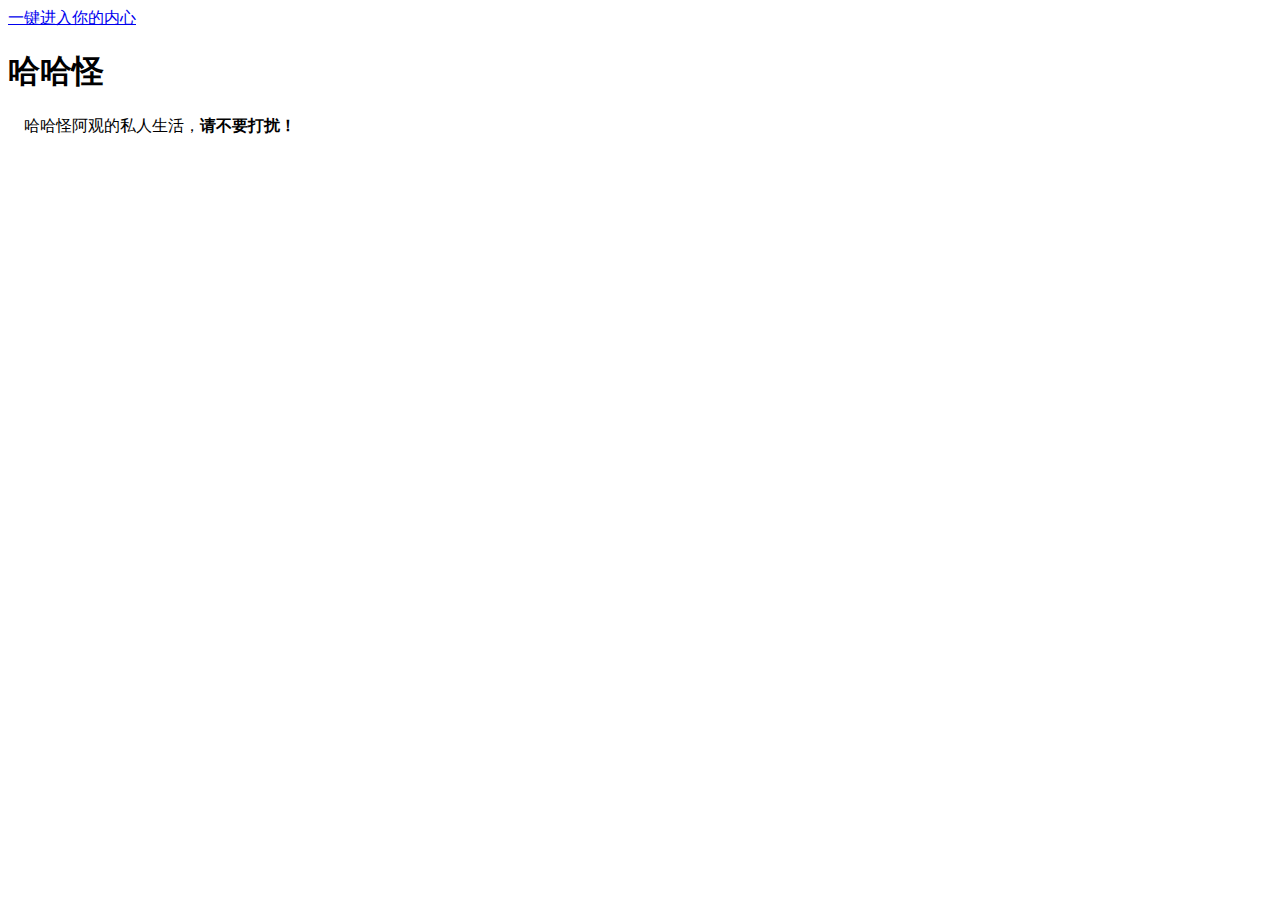
<file: BUG/love.html>
<!doctype html>
<html>
<head>
<meta charset="utf-8"/>
<title>
阿观的生活
</title>
</head>
<body>
<a href="index.html" target="_blank">一键进入你的内心</a>
<h1>哈哈怪</h1>
<p>
&nbsp;&nbsp;&nbsp;&nbsp;哈哈怪阿观的私人生活，<b>请不要打扰！</b>
</p>
</body>
</html>
</file>
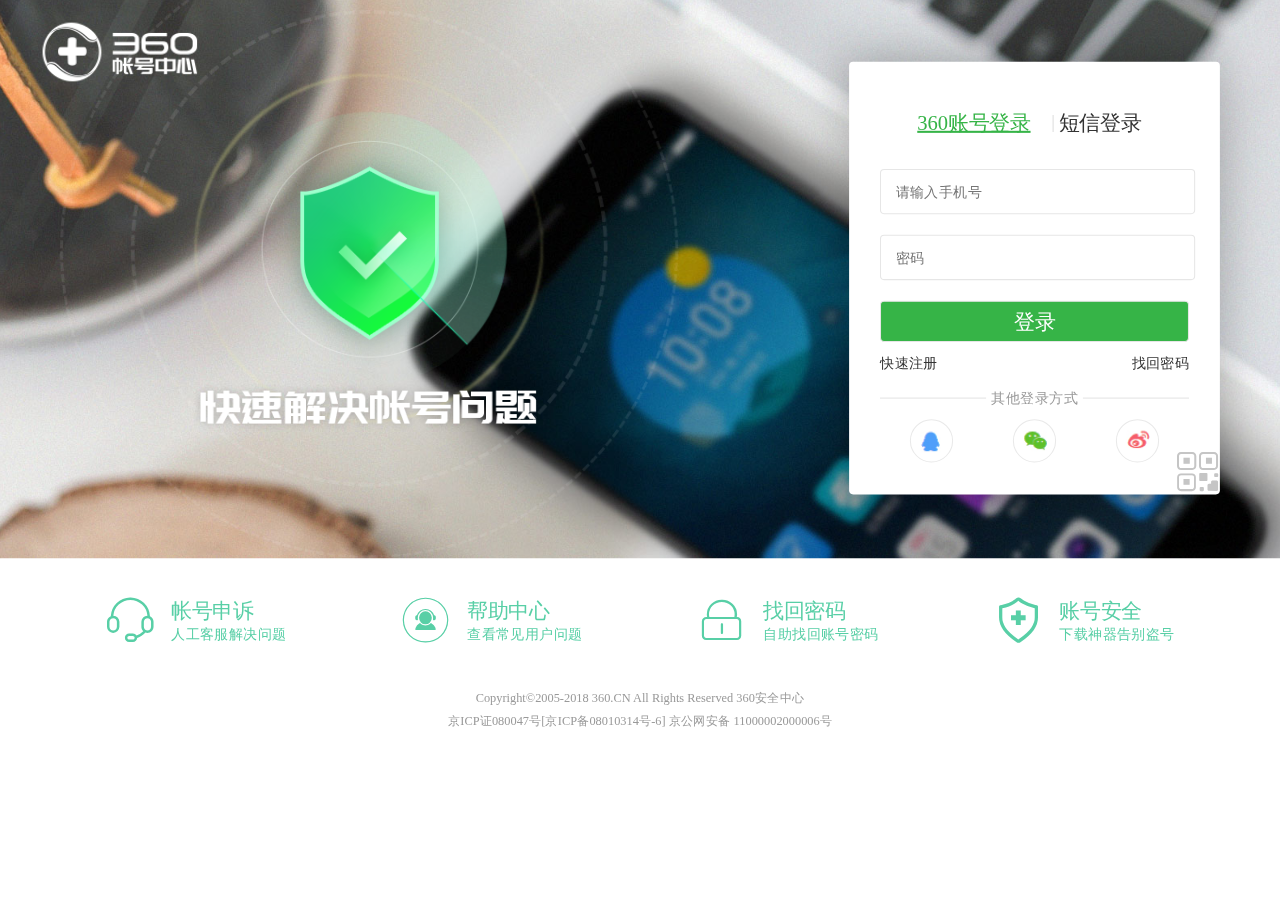
<file: mall_360/login.html>
<!DOCTYPE html>
<html>
	<head>
		<meta charset="UTF-8">
		<title>360商城-登录</title>
		<link rel="stylesheet" type="text/css" href="css/public.css"/>
		<link rel="stylesheet" type="text/css" href="css/login.css"/>
	</head>
	<body>
		<div id="main_login">
			<img src="img/t017e023359489ada69.png" class="login_logo"/>
			<div class="login_form">
				<div class="form_">
					<a href="javascript:;" class="btn_1 btn_">360账号登录</a>
					<span>|</span>
					<a href="javascript:;" class="btn_2 btn_">短信登录</a>
					<form action="" method="post">
						<input type="text" name="login_tel" id="login_tel" placeholder="请输入手机号" maxlength="11"/>
						<input type="password" name="login_pwd" id="login_pwd" placeholder="密码" />
						<div id="" class="huan">
							<input type="text" name="login_num" id="login_num" placeholder="手机号"  />
						</div>
						
						<div id="" class="next_msg huan">
							<input type="text" name="login_t" id="login_t" placeholder="短信验证码" />
							<div id="" class="huoqu">
								<a href="#">获取验证码</a>
							</div>
						</div>
						<input type="button" value="登录" class="act_login"/>
					</form>
					<div id="" class="login_msg">
						<a href="register.html">快速注册</a>
						<a href="https://i.360.cn/findpwd/">找回密码</a>
					</div>
					<div class="others_1">
						<b>其他登录方式</b>
					</div>
					<div class="others_2">
						<a href="#" class="wqb">
							<img src="img/haha.jpg"/>
						</a>
						<a href="#" class="wqb">
							<img src="img/haha1.jpg"/>
						</a>
						<a href="#" class="wqb">
							<img src="img/haha2.jpg"/>
						</a>
					</div>
					
					<a href="#" class="wa">&#xe642;</a>
				</div>
				<div class="logo_left">
					<div class="radar"></div>
				</div>
				
			</div>
			<div class="login_bottom">
				<div id="" class="bt_l1">
					<div id="">
						<span>&#xe625;</span>
						<h2>帐号申诉</h2>
						<p>人工客服解决问题</p>
					</div>
					<div id="">
						<span>&#xe66f;</span>
						<h2>帮助中心</h2>
						<p>查看常见用户问题</p>
					</div>
					<div id="">
						<span>&#xe652;</span>
						<h2>找回密码</h2>
						<p>自助找回账号密码</p>
					</div>
					<div id="">
						<span>&#xe6b0;</span>
						<h2>账号安全</h2>
						<p>下载神器告别盗号</p>
					</div>
				</div>
				<div id="" class="bt_l2">
					<p>Copyright©2005-2018 360.CN All Rights Reserved 360安全中心</p>
					<a href="#">京ICP证080047号[京ICP备08010314号-6] 京公网安备 11000002000006号</a>
				</div>
				
			</div>
			
		</div>
	</body>
</html>
<script src="js/jquery.min.js"></script>
<script src="js/login.js"></script>
<script src="js/register.js"></script>
<!--<script src="js/register.js"></script>-->
</file>
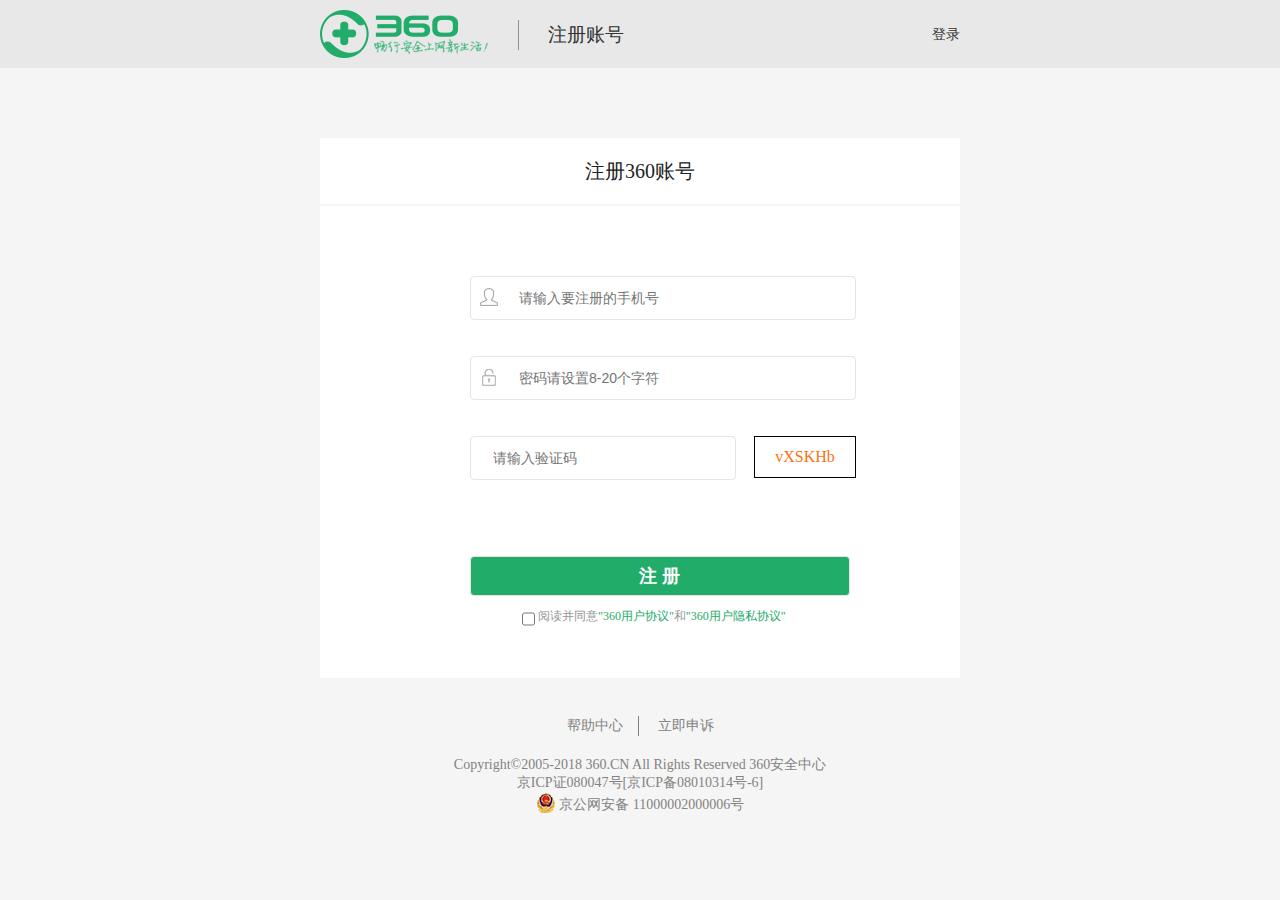
<file: mall_360/register.html>
<!DOCTYPE html>
<html>
	<head>
		<meta charset="UTF-8">
		<title>360商城-注册</title>
		<link rel="stylesheet" type="text/css" href="css/public.css"/>
		<link rel="stylesheet" type="text/css" href="css/register.css"/>
		
	</head>
	<body>
		<div id="" class="re_header_wrap">
			<div id="regiser_header">
				<a href="#" class="img"><img src="img/uc-i360-logo.png"/></a>
				<a href="register.html" class="btn1">注册账号</a>
				<a href="login.html" class="btn2">登录</a>
			</div>
		</div>
		<div id="re_form">
			<h1>注册360账号</h1>
			<form action="">
				<div id="" class="xy_">
					<span class="xy">请阅读并同意“用户协议”和“用户隐私政策”</span>
				</div>
				
				<div class="input_tel all_">
					<img class="pe" src="img/uc-account-icon.png"/>
					<input type="text" name="tel" id="tel" placeholder="请输入要注册的手机号" maxlength="11" />
					<span>手机号格式有误</span>
				</div>
				<div class="input_pwd all_">
					<img class="pw" src="img/uc-password-icon.png"/>
					<input type="password" name="pwd" id="pwd" placeholder="密码请设置8-20个字符" />
					<span>至少包含数字/字母/字符两种组合 8-20位</span>
				</div>
				
				<div id="" class="code_ all_">
					<input type="text" name="code" id="code" placeholder="请输入验证码" />
					<span class="err">验证码错误请重新输入</span>
					<div class="yzm-spa"></div>
				</div>
				<input type="button" value="注 册" class="btn"/>
				<div id="" class="agreen_">
					<input type="checkbox" name="agreen" id="agreen" value="" />阅读并同意<a href="https://i.360.cn/reg/protocol">"360用户协议"</a>和<a href="https://i.360.cn/reg/privacy">"360用户隐私协议"</a>
				</div>	
			</form>
		</div>
		<div id="bottom">
			<a href="http://i.360.cn/findpwd/customerhelper?sb_param=136c056e3d058d7eaf9d2457c6f931ec" class="help">帮助中心</a>
			<a href="http://i.360.cn/complaint?sb_param=58deb45e2ad1f365a58bc5124cadb674" class="help np">立即申诉</a>
			<p>Copyright©2005-2018 360.CN All Rights Reserved 360安全中心</p>
			<a href="http://www.miibeian.gov.cn/?sb_param=b23be4ed27bed0c7763ba7e4a9ac2ad0">京ICP证080047号[京ICP备08010314号-6]</a>
			<a href="http://www.beian.gov.cn/portal/registerSystemInfo?recordcode=11000002000006&sb_param=93b9f8e9775ad410dd1aa478c34dfdcb" class="pl">
				<img src="img/wangan-icon.png"/>
				京公网安备 11000002000006号
			</a>
		</div>
	</body>
</html>
<script src="js/jquery.min.js"></script>
<script src="js/register.js"></script>
<script src="js/login.js"></script>
<!--<script src="js/login.js"></script>-->
</file>
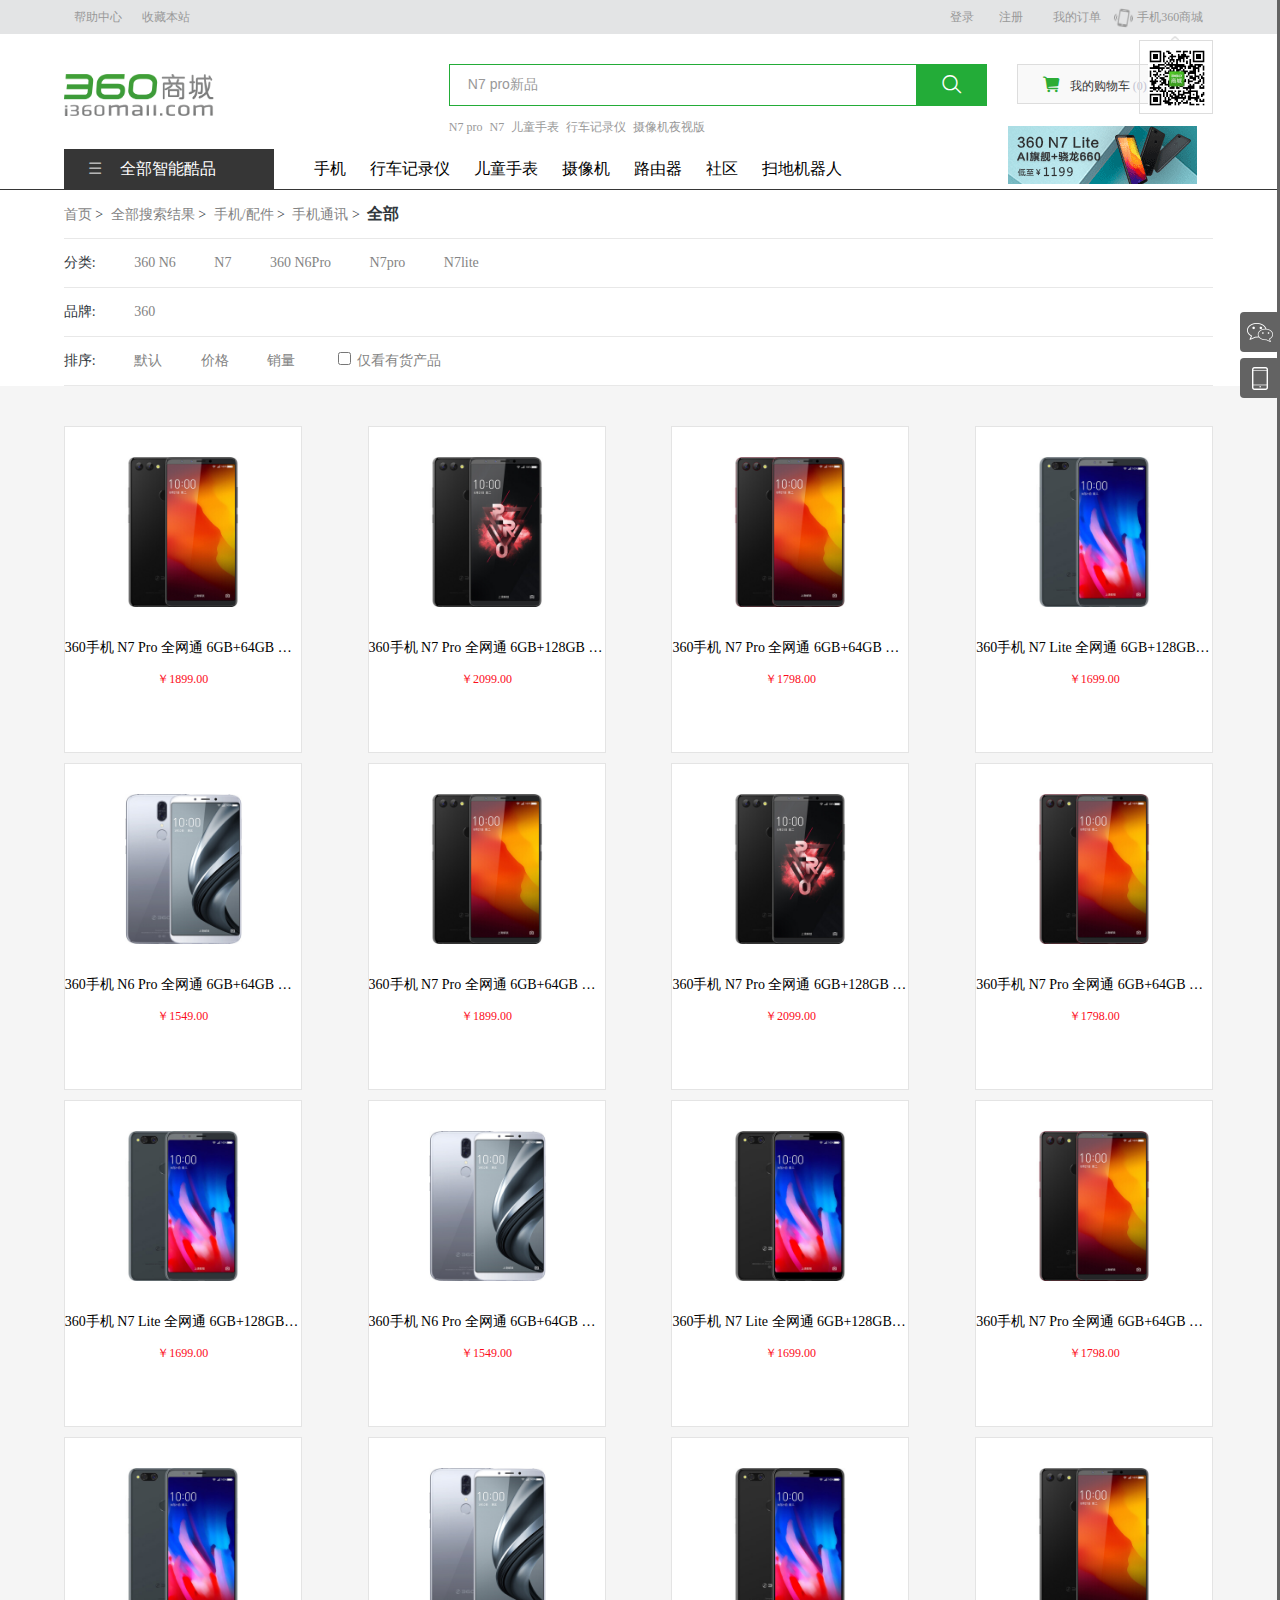
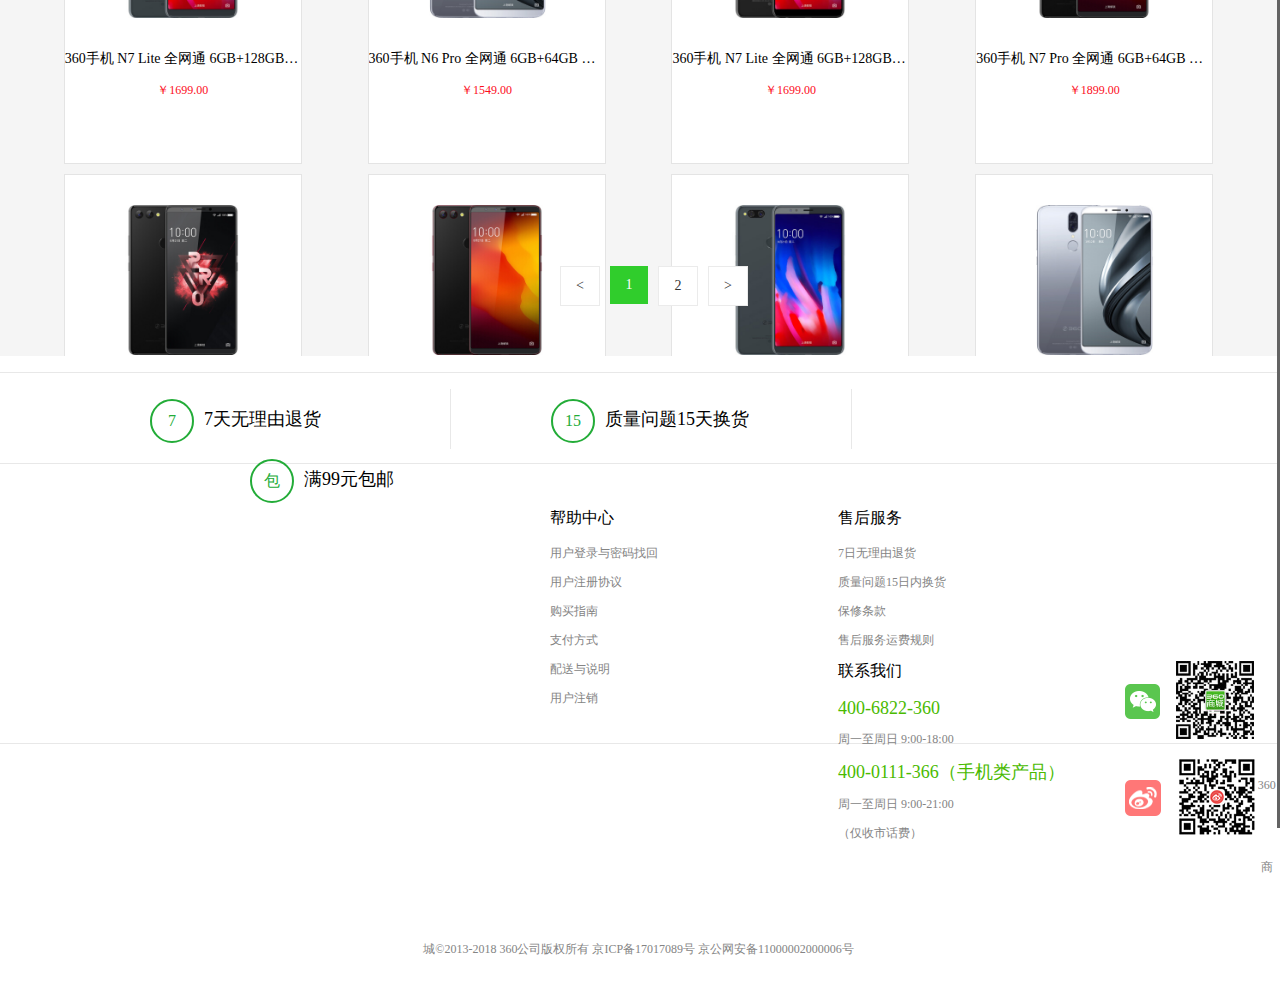
<file: mall_360/列表.html>
<!DOCTYPE html>
<html>
	<head>
		<meta charset="UTF-8">
		<title>360商城-列表</title>
		<link rel="stylesheet" type="text/css" href="css/public.css"/>
		<link rel="stylesheet" type="text/css" href="css/list.css"/>
		<link rel="stylesheet" type="text/css" href="css/main.css"/>
		<link rel="stylesheet" type="text/css" href="css/common.css"/>
		<link rel="stylesheet" type="text/css" href="css/pagination.css"/>
	</head>
	<body>
		<!--头部-->
		<header id="header">
			<div class="msg_wrap">
				<!--登录注册收藏等-->
				<div class="msg">
					<ul>
						<li class="topbox leftitem">
							<a href="#">帮助中心</a>
						</li>
						<li class="topbox leftitem">
							<a href="#">收藏本站</a>
						</li>
						<li class="topbox rightitem shop">
							<a href="#">
								<img class="movephone" src="img/1.PNG"/>
							</a>
							<a class="move_green" href="#">手机360商城</a>
							<div id="down_pic">
								<img src="img/qcode_app.jpg"/>
								<span>手机360商城</span>
								<span class="red">扫码下载</span>
							</div>
						</li>
						<li class="topbox rightitem">
							<a href="#">我的订单</a>
						</li>
						<li class="topbox rightitem re">
							<a href="register.html">注册</a>
						</li>
						<li class="topbox rightitem login">
							<a href="login.html">登录</a>
						</li>
					</ul>
					
				</div>
			</div>
			<!--logo,搜索，购物车-->
			<div class="logo_wrap">
				<div id="logo_search">
					<!--logo-->
					<h1><a href="#"><img class="logo" src="img/e99e333b-d3c0-4673-b86e-2ed6377a6972.png" alt="" /></a></h1>
					<!--搜索-->
					<div class="check">
						<form action="" method="post" class="list">
							<input type="text" name="" id="search" value="N7 pro新品"  />
							<a href="javascript:;" class="btn">&#xe62d;</a>
							<div id="shopping">
								<a href="#" class="shop_car">
									<b>&#xe60a;</b>
									我的购物车
									<span>(0)</span>
								</a>
								<div id="car_msg">
									<span class="show">请 <a href="login.html">登录</a> 后查看您的购物车。</span>
									<span class="wait">正在加载购物车. . .</span>
								</div>
							</div>
						</form>
						<p>
							<a href="#">N7 pro</a>
							<a href="#">N7</a>
							<a href="#">儿童手表</a>
							<a href="#">行车记录仪</a>
							<a href="#">摄像机夜视版</a>
						</p>
					</div>
					<!--二维码-->
					<div class="mall_pic">
						<b><img src="img/small.jpg"/></b>
						<img src="img/qcode_app.jpg"/>
					</div>
					<!--导航-->
					<div class="all">
						<a href="index.html"><span>☰</span>全部智能酷品</a>
					</div>
					<ul class="nav">
						<li><a href="列表.html">手机
							
						</a>
							<div id="" class="list_msg">
								<div id="" class="phone_msg phone_msg1">
									<!--<a href="#" class="p1">
										<img src="img/p1.jpg"/>
									</a>
									<a href="#"> 
										360手机 N7 Pro 珊瑚红
										<p>1799.00</p>
									</a>-->
								</div>
								
								<div id="" class="phone_msg phone_msg2">
									<!--<a href="#" class="p1">
										<img src="img/p2.jpg"/>
									</a>
									<a href="#"> 
										 360手机 N7 Pro 玛瑙黑
										<p>2099.00</p>
									</a>-->
								</div>
								
								<div id="" class="phone_msg phone_msg3">
									<!--<a href="#" class="p1">
										<img src="img/p3.jpg"/>
									</a>
									<a href="#"> 
										360手机 N7 Lite 幻影黑
										<p>1199.00</p>
									</a>-->
								</div>
								
								<div id="" class="phone_msg phone_msg4">
									<!--<a href="#" class="p1">
										<img src="img/p4.jpg"/>
									</a>
									<a href="#"> 
										360手机 N7 月岩白色
										<p>暂无报价</p>
									</a>-->
								</div>
								
								<div id="" class="phone_msg phone_msg5">
									<!--<a href="#" class="p1">
										<img src="img/p5.jpg"/>
									</a>
									<a href="#"> 
										360手机 N7 石墨黑色
										<p>暂无报价</p>
									</a>-->
								</div>
								
								<div id="" class="phone_msg phone_msg6">
									<!--<a href="#" class="p1 last_phone">
										<img src="img/p6.jpg"/>
									</a>
									<a href="#"> 
										360手机 N6 璀璨金
										<p>1199.00</p>
									</a>-->
								</div>
							</div>
						
						</li>
						<li><a href="列表.html">行车记录仪</a>
							<div id="" class="list_msg list_msg1">
								<div id="" class="phone_msg movie_msg1">
									<!--<a href="#" class="p1">
										<img src="img/p1.jpg"/>
									</a>
									<a href="#"> 
										360手机 N7 Pro 珊瑚红
										<p>1799.00</p>
									</a>-->
								</div>
								
								<div id="" class="phone_msg movie_msg2">
									<!--<a href="#" class="p1">
										<img src="img/p2.jpg"/>
									</a>
									<a href="#"> 
										 360手机 N7 Pro 玛瑙黑
										<p>2099.00</p>
									</a>-->
								</div>
								
								<div id="" class="phone_msg movie_msg3">
									<!--<a href="#" class="p1">
										<img src="img/p3.jpg"/>
									</a>
									<a href="#"> 
										360手机 N7 Lite 幻影黑
										<p>1199.00</p>
									</a>-->
								</div>
								
								<div id="" class="phone_msg movie_msg4">
									<!--<a href="#" class="p1">
										<img src="img/p4.jpg"/>
									</a>
									<a href="#"> 
										360手机 N7 月岩白色
										<p>暂无报价</p>
									</a>-->
								</div>
								
								<div id="" class="phone_msg movie_msg5">
									<!--<a href="#" class="p1">
										<img src="img/p5.jpg"/>
									</a>
									<a href="#"> 
										360手机 N7 石墨黑色
										<p>暂无报价</p>
									</a>-->
								</div>
								
								<div id="" class="phone_msg movie_msg6">
									<!--<a href="#" class="p1 last_phone">
										<img src="img/p6.jpg"/>
									</a>
									<a href="#"> 
										360手机 N6 璀璨金
										<p>1199.00</p>
									</a>-->
								</div>
							</div>
							
						</li>
						<li><a href="列表.html">儿童手表</a>
							<div id="" class="list_msg list_msg2">
								<div id="" class="phone_msg w_msg1">
									<!--<a href="#" class="p1">
										<img src="img/p1.jpg"/>
									</a>
									<a href="#"> 
										360手机 N7 Pro 珊瑚红
										<p>1799.00</p>
									</a>-->
								</div>
								
								<div id="" class="phone_msg w_msg2">
									<!--<a href="#" class="p1">
										<img src="img/p2.jpg"/>
									</a>
									<a href="#"> 
										 360手机 N7 Pro 玛瑙黑
										<p>2099.00</p>
									</a>-->
								</div>
								
								<div id="" class="phone_msg w_msg3">
									<!--<a href="#" class="p1">
										<img src="img/p3.jpg"/>
									</a>
									<a href="#"> 
										360手机 N7 Lite 幻影黑
										<p>1199.00</p>
									</a>-->
								</div>
								
								<div id="" class="phone_msg w_msg4">
									<!--<a href="#" class="p1">
										<img src="img/p4.jpg"/>
									</a>
									<a href="#"> 
										360手机 N7 月岩白色
										<p>暂无报价</p>
									</a>-->
								</div>
								
								<div id="" class="phone_msg w_msg5">
									<!--<a href="#" class="p1">
										<img src="img/p5.jpg"/>
									</a>
									<a href="#"> 
										360手机 N7 石墨黑色
										<p>暂无报价</p>
									</a>-->
								</div>
								
								<div id="" class="phone_msg w_msg6">
									<!--<a href="#" class="p1 last_phone">
										<img src="img/p6.jpg"/>
									</a>
									<a href="#"> 
										360手机 N6 璀璨金
										<p>1199.00</p>
									</a>-->
								</div>
							</div>
						</li>
						<li><a href="列表.html">摄像机</a>
							<div id="" class="list_msg list_msg3">
								<div id="" class="phone_msg s_msg1">
									<!--<a href="#" class="p1">
										<img src="img/p1.jpg"/>
									</a>
									<a href="#"> 
										360手机 N7 Pro 珊瑚红
										<p>1799.00</p>
									</a>-->
								</div>
								
								<div id="" class="phone_msg s_msg2">
									<!--<a href="#" class="p1">
										<img src="img/p2.jpg"/>
									</a>
									<a href="#"> 
										 360手机 N7 Pro 玛瑙黑
										<p>2099.00</p>
									</a>-->
								</div>
								
								<div id="" class="phone_msg s_msg3">
									<!--<a href="#" class="p1">
										<img src="img/p3.jpg"/>
									</a>
									<a href="#"> 
										360手机 N7 Lite 幻影黑
										<p>1199.00</p>
									</a>-->
								</div>
								
								<div id="" class="phone_msg s_msg4">
									<!--<a href="#" class="p1">
										<img src="img/p4.jpg"/>
									</a>
									<a href="#"> 
										360手机 N7 月岩白色
										<p>暂无报价</p>
									</a>-->
								</div>
								
								<div id="" class="phone_msg s_msg5">
									<!--<a href="#" class="p1">
										<img src="img/p5.jpg"/>
									</a>
									<a href="#"> 
										360手机 N7 石墨黑色
										<p>暂无报价</p>
									</a>-->
								</div>
								
								<div id="" class="phone_msg s_msg6">
									<!--<a href="#" class="p1 last_phone">
										<img src="img/p6.jpg"/>
									</a>
									<a href="#"> 
										360手机 N6 璀璨金
										<p>1199.00</p>
									</a>-->
								</div>
							</div>
						</li>
						<li><a href="列表.html">路由器</a>
							<div id="" class="list_msg list_msg4">
								<div id="" class="phone_msg l_msg1">
									<!--<a href="#" class="p1">
										<img src="img/p1.jpg"/>
									</a>
									<a href="#"> 
										360手机 N7 Pro 珊瑚红
										<p>1799.00</p>
									</a>-->
								</div>
								
								<div id="" class="phone_msg l_msg2">
									<!--<a href="#" class="p1">
										<img src="img/p2.jpg"/>
									</a>
									<a href="#"> 
										 360手机 N7 Pro 玛瑙黑
										<p>2099.00</p>
									</a>-->
								</div>
								
								<div id="" class="phone_msg l_msg3">
									<!--<a href="#" class="p1">
										<img src="img/p3.jpg"/>
									</a>
									<a href="#"> 
										360手机 N7 Lite 幻影黑
										<p>1199.00</p>
									</a>-->
								</div>
								
								<div id="" class="phone_msg l_msg4">
									<!--<a href="#" class="p1">
										<img src="img/p4.jpg"/>
									</a>
									<a href="#"> 
										360手机 N7 月岩白色
										<p>暂无报价</p>
									</a>-->
								</div>
								
								<div id="" class="phone_msg l_msg5">
									<!--<a href="#" class="p1">
										<img src="img/p5.jpg"/>
									</a>
									<a href="#"> 
										360手机 N7 石墨黑色
										<p>暂无报价</p>
									</a>-->
								</div>
								
								<div id="" class="phone_msg l_msg6">
									<!--<a href="#" class="p1 last_phone">
										<img src="img/p6.jpg"/>
									</a>
									<a href="#"> 
										360手机 N6 璀璨金
										<p>1199.00</p>
									</a>-->
								</div>
							</div>
						</li>
						<li class="talk"><a href="#">社区</a></li>
						<li><a href="列表.html">扫地机器人</a>
							<div id="" class="list_msg list_msg5">
								<div id="" class="phone_msg r_msg1">
									<!--<a href="#" class="p1">
										<img src="img/p1.jpg"/>
									</a>
									<a href="#"> 
										360手机 N7 Pro 珊瑚红
										<p>1799.00</p>
									</a>-->
								</div>
								
								<div id="" class="phone_msg r_msg2">
									<!--<a href="#" class="p1">
										<img src="img/p2.jpg"/>
									</a>
									<a href="#"> 
										 360手机 N7 Pro 玛瑙黑
										<p>2099.00</p>
									</a>-->
								</div>	
							</div>
						</li>
					</ul>
					<div id="" class="gif">
						<img  src="img/c24da133-0a0d-4113-b524-de21cfe15384.gif" alt="" />
					</div>
				</div>
				
			</div>
		</header>
		<!--列表选项-->
		<div class="list_wrap">
			<div id="list_check">
				<div class="li_1 li_">
					<span>
						<a href="index.html">首页</a>
						<em>&gt;</em>
					</span>
					<span>
						<a href="#">全部搜索结果</a>
						<em>&gt;</em>
					</span>
					<span>
						<a href="#">手机/配件</a>
						<em>&gt;</em>
					</span>
					<span>
						<a href="#">手机通讯</a>
						<em>&gt;</em>
					</span>
					<span class="he"> 全部</span>
				</div>
				<div class="li_2 li_">
					<span class="first">分类:</span>
					<span>
						<a href="#">360 N6</a>
					</span>
					<span>
						<a href="#">N7</a>
					</span>
					<span>
						<a href="#">360 N6Pro</a>
					</span>
					<span>
						<a href="#">N7pro</a>
					</span>
					<span>
						<a href="#">N7lite</a>
					</span>
				</div>
				<div class="li_3 li_">
					<span class="first">品牌:</span>
					<span>
						<a href="#">360</a>
					</span>
				</div>
				<div class="li_4 li_">
					<span class="first">排序:</span>
					<span>
						<a href="#">默认</a>
					</span>
					<span>
						<a href="#">价格</a>
					</span>
					<span>
						<a href="#">销量</a>
					</span>
					<span>
						<input type="checkbox" name="" id="" value="" />
						<a href="#">仅看有货产品</a>
					</span>
				</div>
			</div>
		</div>
		<!--列表物品-->
		<div id="show_all">
			<ul class="shoplist clearfix" id="main">
				
			</ul>
			<div class="M-box4">
				
			</div>	
		</div>
		<!--右侧二维码-->
		<div id="" class="small_gray">
			<div class="gray_ gray_1">
				<img src="img/lswechat.png"/>
				<div id="" class="gray_show1">
					<img src="img/t01d06b994b8798623c.jpg"/>
					<p>扫码关注官方微信</p>
					<p>先人一步知晓促销活动</p>
				</div>
			</div>
			<div  class="gray_ gray_2">
				<img src="img/lsstore.png"/>
				<div id="" class="gray_show2">
					<img src="img/qcode_app.jpg"/>
					<p>下载客户端</p>
				</div>
			</div>
			<div  class="gray_ gray_3">
				<img src="img/totopnew.png"/>
			</div>
		</div>
			
			<!--底部-->
		<div id="footer">
			<div class="footer_first">
				<div id="">
					<div id="">
						7
					</div>
					<p>7天无理由退货</p>
				</div>
				<div id="" class="change">
					<div id="">
						15
					</div>
					<p>质量问题15天换货</p>
				</div>
				<div id="" class="bag">
					<div id="">
						包
					</div>
					<p>满99元包邮</p>
				</div>
			</div>
			<div class="footer_second">
				<div id="">
					<h4>帮助中心</h4>
					<ul>
						<li><a href="#">用户登录与密码找回</a></li>
						<li><a href="#">用户注册协议</a></li>
						<li><a href="#">购买指南</a></li>
						<li><a href="#">支付方式</a></li>
						<li><a href="#">配送与说明</a></li>
						<li><a href="#">用户注销</a></li>
					</ul>
				</div>
				<div id="" class="back">
					<h4>售后服务</h4>
					<ul>
						<li><a href="#">7日无理由退货</a></li>
						<li><a href="#">质量问题15日内换货</a></li>
						<li><a href="#">保修条款</a></li>
						<li><a href="#">售后服务运费规则</a></li>
					</ul>
				</div>
				<div id="" class="back">
					<h4>联系我们</h4>
					<p class="num">400-6822-360</p>
					<p>周一至周日 9:00-18:00</p>
					<p class="num">400-0111-366（手机类产品）</p>
					<p>周一至周日 9:00-21:00</p>
					<p>（仅收市话费）</p>
				</div>
				<div id="" class="mark">
					<div id="">
						<img class="small" src="img/weixin_icon.png" alt="" />
						<img class="wx" src="img/t01d06b994b8798623c.jpg"/>
					</div>
					<div id="">
						<a href="#"><img class="small" src="img/weibo_icon.png" alt="" /></a>
						<a href="#"><img class="wb" src="img/wbewm.jpg"/></a>
					</div>
				</div>
			</div>
			<div class="footer_third">
				360商城©2013-2018 360公司版权所有 京ICP备17017089号 京公网安备11000002000006号
			</div>
		</div>
	</body>
</html>
<script src="js/jquery.min.js"></script>
<script src="js/public.js"></script>
<script src="js/main.js"></script>
<script src="js/js.js"></script>
<script src="js/jquery.pagination.js"></script>
<script type="text/javascript">
	var index=1;
	var num=20;
	$.ajax({
		type:"get",
		url:"data.json",
		async:true,
		success:function(arr){
			page(arr,index);
			var all=Math.ceil(arr.length/num);
			$('.M-box4').pagination({
				pageCount:all,
				keepShowPN:true,
				callback:function(api){
					index=api.getCurrent();
					$.getJSON("data.json",function(arr){
						page(arr,index);	
					})
				}
			})
		}
	});
	
	function page(arr,index){
		var str="";
			for(var i=(index-1)*num;i<index*num;i++){
				var pro=arr[i];
				if(i<arr.length){
					str+=`
						<li>
							<a href="详情.html">
								<img src="img/${pro.src}" />
							</a>
							<a href="详情.html">
								<p>${pro.name}</p>
							</a>
							<a href="详情.html">
								<span>${pro.price}</span>
							</a>
							<div class="show_time">
								<em>${pro.shop}</em>
								<b>${pro.car}</b>
							</div>
						</li>
					`;
				}
			}
			$('#main').html(str);
	}
	
</script>
</file>
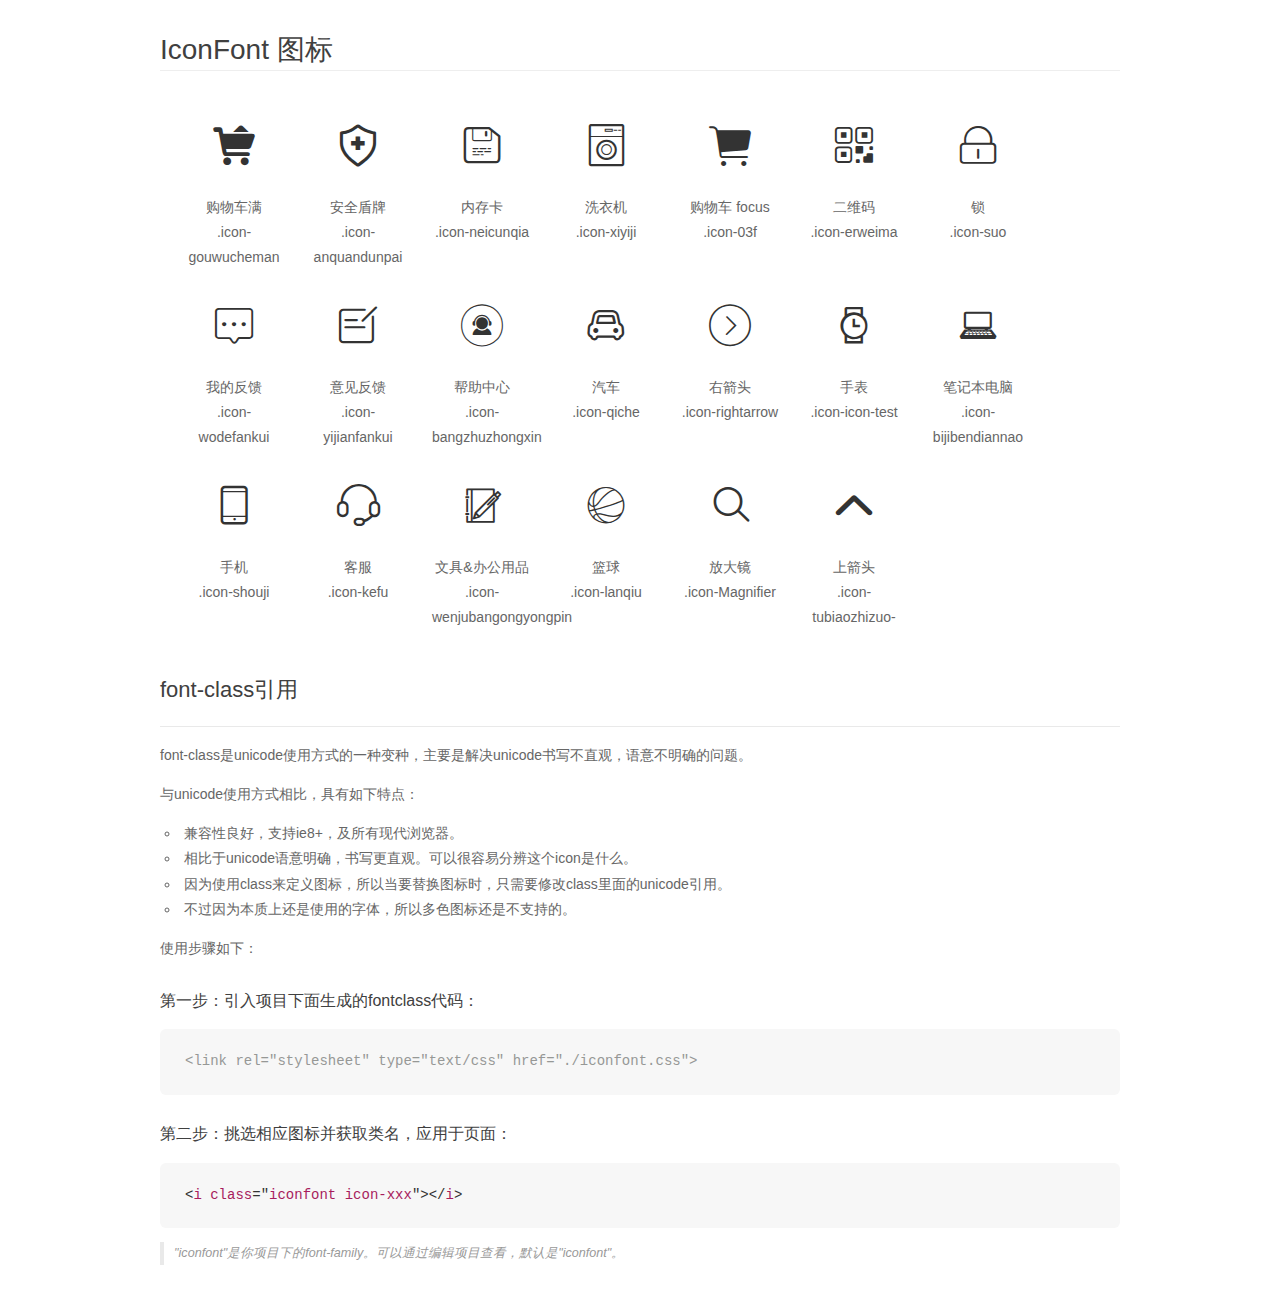
<file: mall_360/font/demo_fontclass.html>
<!DOCTYPE html>
<html>
<head>
    <meta charset="utf-8"/>
    <title>IconFont</title>
    <link rel="stylesheet" href="demo.css">
    <link rel="stylesheet" href="iconfont.css">
</head>
<body>
    <div class="main markdown">
        <h1>IconFont 图标</h1>
        <ul class="icon_lists clear">
            
                <li>
                <i class="icon iconfont icon-gouwucheman"></i>
                    <div class="name">购物车满</div>
                    <div class="fontclass">.icon-gouwucheman</div>
                </li>
            
                <li>
                <i class="icon iconfont icon-anquandunpai"></i>
                    <div class="name">安全盾牌</div>
                    <div class="fontclass">.icon-anquandunpai</div>
                </li>
            
                <li>
                <i class="icon iconfont icon-neicunqia"></i>
                    <div class="name">内存卡</div>
                    <div class="fontclass">.icon-neicunqia</div>
                </li>
            
                <li>
                <i class="icon iconfont icon-xiyiji"></i>
                    <div class="name">洗衣机</div>
                    <div class="fontclass">.icon-xiyiji</div>
                </li>
            
                <li>
                <i class="icon iconfont icon-03f"></i>
                    <div class="name">购物车 focus</div>
                    <div class="fontclass">.icon-03f</div>
                </li>
            
                <li>
                <i class="icon iconfont icon-erweima"></i>
                    <div class="name">二维码</div>
                    <div class="fontclass">.icon-erweima</div>
                </li>
            
                <li>
                <i class="icon iconfont icon-suo"></i>
                    <div class="name">锁</div>
                    <div class="fontclass">.icon-suo</div>
                </li>
            
                <li>
                <i class="icon iconfont icon-wodefankui"></i>
                    <div class="name">我的反馈</div>
                    <div class="fontclass">.icon-wodefankui</div>
                </li>
            
                <li>
                <i class="icon iconfont icon-yijianfankui"></i>
                    <div class="name">意见反馈</div>
                    <div class="fontclass">.icon-yijianfankui</div>
                </li>
            
                <li>
                <i class="icon iconfont icon-bangzhuzhongxin"></i>
                    <div class="name">帮助中心</div>
                    <div class="fontclass">.icon-bangzhuzhongxin</div>
                </li>
            
                <li>
                <i class="icon iconfont icon-qiche"></i>
                    <div class="name">汽车</div>
                    <div class="fontclass">.icon-qiche</div>
                </li>
            
                <li>
                <i class="icon iconfont icon-rightarrow"></i>
                    <div class="name">右箭头</div>
                    <div class="fontclass">.icon-rightarrow</div>
                </li>
            
                <li>
                <i class="icon iconfont icon-icon-test"></i>
                    <div class="name">手表</div>
                    <div class="fontclass">.icon-icon-test</div>
                </li>
            
                <li>
                <i class="icon iconfont icon-bijibendiannao"></i>
                    <div class="name">笔记本电脑</div>
                    <div class="fontclass">.icon-bijibendiannao</div>
                </li>
            
                <li>
                <i class="icon iconfont icon-shouji"></i>
                    <div class="name">手机</div>
                    <div class="fontclass">.icon-shouji</div>
                </li>
            
                <li>
                <i class="icon iconfont icon-kefu"></i>
                    <div class="name">客服</div>
                    <div class="fontclass">.icon-kefu</div>
                </li>
            
                <li>
                <i class="icon iconfont icon-wenjubangongyongpin"></i>
                    <div class="name">文具&办公用品</div>
                    <div class="fontclass">.icon-wenjubangongyongpin</div>
                </li>
            
                <li>
                <i class="icon iconfont icon-lanqiu"></i>
                    <div class="name">篮球</div>
                    <div class="fontclass">.icon-lanqiu</div>
                </li>
            
                <li>
                <i class="icon iconfont icon-Magnifier"></i>
                    <div class="name">放大镜</div>
                    <div class="fontclass">.icon-Magnifier</div>
                </li>
            
                <li>
                <i class="icon iconfont icon-tubiaozhizuo-"></i>
                    <div class="name">上箭头</div>
                    <div class="fontclass">.icon-tubiaozhizuo-</div>
                </li>
            
        </ul>

        <h2 id="font-class-">font-class引用</h2>
        <hr>

        <p>font-class是unicode使用方式的一种变种，主要是解决unicode书写不直观，语意不明确的问题。</p>
        <p>与unicode使用方式相比，具有如下特点：</p>
        <ul>
        <li>兼容性良好，支持ie8+，及所有现代浏览器。</li>
        <li>相比于unicode语意明确，书写更直观。可以很容易分辨这个icon是什么。</li>
        <li>因为使用class来定义图标，所以当要替换图标时，只需要修改class里面的unicode引用。</li>
        <li>不过因为本质上还是使用的字体，所以多色图标还是不支持的。</li>
        </ul>
        <p>使用步骤如下：</p>
        <h3 id="-fontclass-">第一步：引入项目下面生成的fontclass代码：</h3>


        <pre><code class="lang-js hljs javascript"><span class="hljs-comment">&lt;link rel="stylesheet" type="text/css" href="./iconfont.css"&gt;</span></code></pre>
        <h3 id="-">第二步：挑选相应图标并获取类名，应用于页面：</h3>
        <pre><code class="lang-css hljs">&lt;<span class="hljs-selector-tag">i</span> <span class="hljs-selector-tag">class</span>="<span class="hljs-selector-tag">iconfont</span> <span class="hljs-selector-tag">icon-xxx</span>"&gt;&lt;/<span class="hljs-selector-tag">i</span>&gt;</code></pre>
        <blockquote>
        <p>"iconfont"是你项目下的font-family。可以通过编辑项目查看，默认是"iconfont"。</p>
        </blockquote>
    </div>
</body>
</html>
</file>
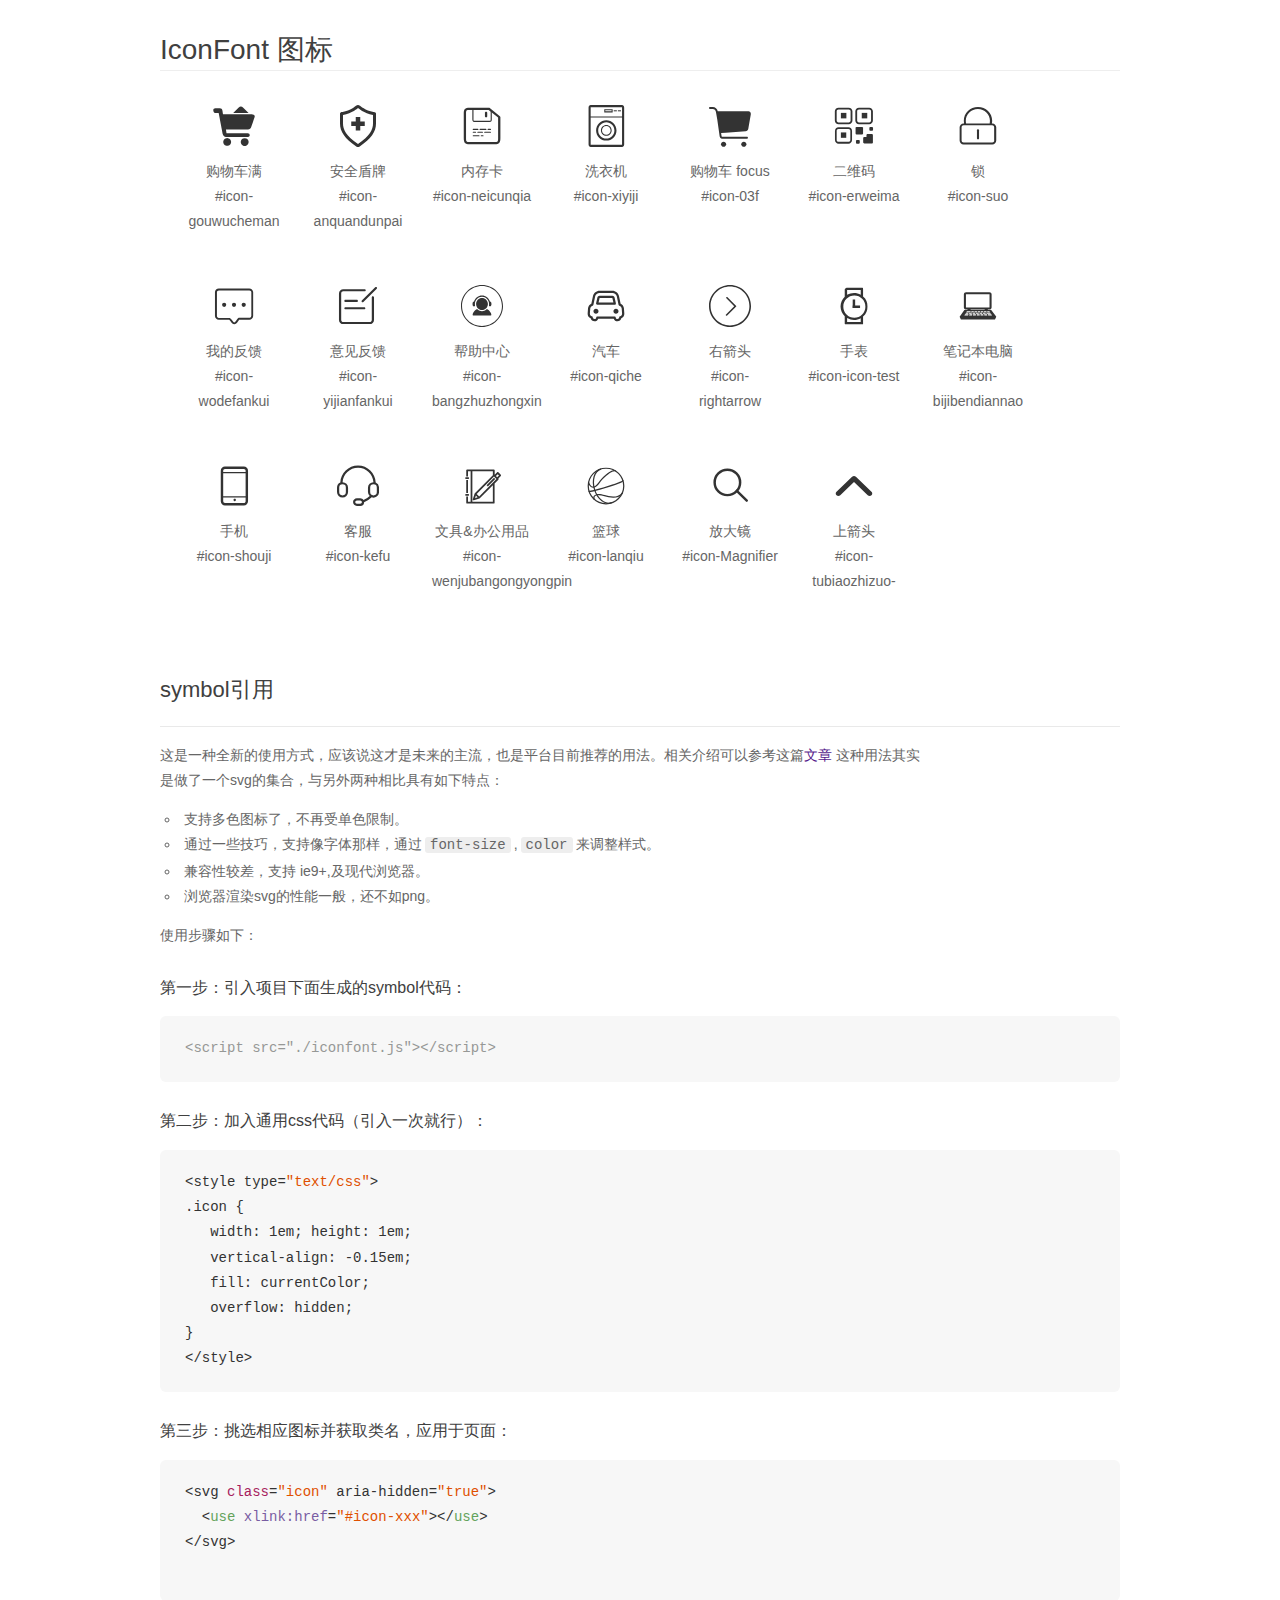
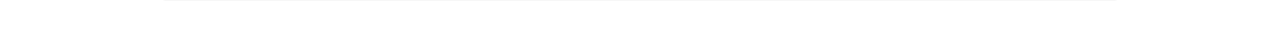
<file: mall_360/font/demo_symbol.html>
<!DOCTYPE html>
<html>
<head>
    <meta charset="utf-8"/>
    <title>IconFont</title>
    <link rel="stylesheet" href="demo.css">
    <script src="iconfont.js"></script>

    <style type="text/css">
        .icon {
          /* 通过设置 font-size 来改变图标大小 */
          width: 1em; height: 1em;
          /* 图标和文字相邻时，垂直对齐 */
          vertical-align: -0.15em;
          /* 通过设置 color 来改变 SVG 的颜色/fill */
          fill: currentColor;
          /* path 和 stroke 溢出 viewBox 部分在 IE 下会显示
             normalize.css 中也包含这行 */
          overflow: hidden;
        }

    </style>
</head>
<body>
    <div class="main markdown">
        <h1>IconFont 图标</h1>
        <ul class="icon_lists clear">
            
                <li>
                    <svg class="icon" aria-hidden="true">
                        <use xlink:href="#icon-gouwucheman"></use>
                    </svg>
                    <div class="name">购物车满</div>
                    <div class="fontclass">#icon-gouwucheman</div>
                </li>
            
                <li>
                    <svg class="icon" aria-hidden="true">
                        <use xlink:href="#icon-anquandunpai"></use>
                    </svg>
                    <div class="name">安全盾牌</div>
                    <div class="fontclass">#icon-anquandunpai</div>
                </li>
            
                <li>
                    <svg class="icon" aria-hidden="true">
                        <use xlink:href="#icon-neicunqia"></use>
                    </svg>
                    <div class="name">内存卡</div>
                    <div class="fontclass">#icon-neicunqia</div>
                </li>
            
                <li>
                    <svg class="icon" aria-hidden="true">
                        <use xlink:href="#icon-xiyiji"></use>
                    </svg>
                    <div class="name">洗衣机</div>
                    <div class="fontclass">#icon-xiyiji</div>
                </li>
            
                <li>
                    <svg class="icon" aria-hidden="true">
                        <use xlink:href="#icon-03f"></use>
                    </svg>
                    <div class="name">购物车 focus</div>
                    <div class="fontclass">#icon-03f</div>
                </li>
            
                <li>
                    <svg class="icon" aria-hidden="true">
                        <use xlink:href="#icon-erweima"></use>
                    </svg>
                    <div class="name">二维码</div>
                    <div class="fontclass">#icon-erweima</div>
                </li>
            
                <li>
                    <svg class="icon" aria-hidden="true">
                        <use xlink:href="#icon-suo"></use>
                    </svg>
                    <div class="name">锁</div>
                    <div class="fontclass">#icon-suo</div>
                </li>
            
                <li>
                    <svg class="icon" aria-hidden="true">
                        <use xlink:href="#icon-wodefankui"></use>
                    </svg>
                    <div class="name">我的反馈</div>
                    <div class="fontclass">#icon-wodefankui</div>
                </li>
            
                <li>
                    <svg class="icon" aria-hidden="true">
                        <use xlink:href="#icon-yijianfankui"></use>
                    </svg>
                    <div class="name">意见反馈</div>
                    <div class="fontclass">#icon-yijianfankui</div>
                </li>
            
                <li>
                    <svg class="icon" aria-hidden="true">
                        <use xlink:href="#icon-bangzhuzhongxin"></use>
                    </svg>
                    <div class="name">帮助中心</div>
                    <div class="fontclass">#icon-bangzhuzhongxin</div>
                </li>
            
                <li>
                    <svg class="icon" aria-hidden="true">
                        <use xlink:href="#icon-qiche"></use>
                    </svg>
                    <div class="name">汽车</div>
                    <div class="fontclass">#icon-qiche</div>
                </li>
            
                <li>
                    <svg class="icon" aria-hidden="true">
                        <use xlink:href="#icon-rightarrow"></use>
                    </svg>
                    <div class="name">右箭头</div>
                    <div class="fontclass">#icon-rightarrow</div>
                </li>
            
                <li>
                    <svg class="icon" aria-hidden="true">
                        <use xlink:href="#icon-icon-test"></use>
                    </svg>
                    <div class="name">手表</div>
                    <div class="fontclass">#icon-icon-test</div>
                </li>
            
                <li>
                    <svg class="icon" aria-hidden="true">
                        <use xlink:href="#icon-bijibendiannao"></use>
                    </svg>
                    <div class="name">笔记本电脑</div>
                    <div class="fontclass">#icon-bijibendiannao</div>
                </li>
            
                <li>
                    <svg class="icon" aria-hidden="true">
                        <use xlink:href="#icon-shouji"></use>
                    </svg>
                    <div class="name">手机</div>
                    <div class="fontclass">#icon-shouji</div>
                </li>
            
                <li>
                    <svg class="icon" aria-hidden="true">
                        <use xlink:href="#icon-kefu"></use>
                    </svg>
                    <div class="name">客服</div>
                    <div class="fontclass">#icon-kefu</div>
                </li>
            
                <li>
                    <svg class="icon" aria-hidden="true">
                        <use xlink:href="#icon-wenjubangongyongpin"></use>
                    </svg>
                    <div class="name">文具&办公用品</div>
                    <div class="fontclass">#icon-wenjubangongyongpin</div>
                </li>
            
                <li>
                    <svg class="icon" aria-hidden="true">
                        <use xlink:href="#icon-lanqiu"></use>
                    </svg>
                    <div class="name">篮球</div>
                    <div class="fontclass">#icon-lanqiu</div>
                </li>
            
                <li>
                    <svg class="icon" aria-hidden="true">
                        <use xlink:href="#icon-Magnifier"></use>
                    </svg>
                    <div class="name">放大镜</div>
                    <div class="fontclass">#icon-Magnifier</div>
                </li>
            
                <li>
                    <svg class="icon" aria-hidden="true">
                        <use xlink:href="#icon-tubiaozhizuo-"></use>
                    </svg>
                    <div class="name">上箭头</div>
                    <div class="fontclass">#icon-tubiaozhizuo-</div>
                </li>
            
        </ul>


        <h2 id="symbol-">symbol引用</h2>
        <hr>

        <p>这是一种全新的使用方式，应该说这才是未来的主流，也是平台目前推荐的用法。相关介绍可以参考这篇<a href="">文章</a>
        这种用法其实是做了一个svg的集合，与另外两种相比具有如下特点：</p>
        <ul>
          <li>支持多色图标了，不再受单色限制。</li>
          <li>通过一些技巧，支持像字体那样，通过<code>font-size</code>,<code>color</code>来调整样式。</li>
          <li>兼容性较差，支持 ie9+,及现代浏览器。</li>
          <li>浏览器渲染svg的性能一般，还不如png。</li>
        </ul>
        <p>使用步骤如下：</p>
        <h3 id="-symbol-">第一步：引入项目下面生成的symbol代码：</h3>
        <pre><code class="lang-js hljs javascript"><span class="hljs-comment">&lt;script src="./iconfont.js"&gt;&lt;/script&gt;</span></code></pre>
        <h3 id="-css-">第二步：加入通用css代码（引入一次就行）：</h3>
        <pre><code class="lang-js hljs javascript">&lt;style type=<span class="hljs-string">"text/css"</span>&gt;
.icon {
   width: <span class="hljs-number">1</span>em; height: <span class="hljs-number">1</span>em;
   vertical-align: <span class="hljs-number">-0.15</span>em;
   fill: currentColor;
   overflow: hidden;
}
&lt;<span class="hljs-regexp">/style&gt;</span></code></pre>
        <h3 id="-">第三步：挑选相应图标并获取类名，应用于页面：</h3>
        <pre><code class="lang-js hljs javascript">&lt;svg <span class="hljs-class"><span class="hljs-keyword">class</span></span>=<span class="hljs-string">"icon"</span> aria-hidden=<span class="hljs-string">"true"</span>&gt;<span class="xml"><span class="hljs-tag">
  &lt;<span class="hljs-name">use</span> <span class="hljs-attr">xlink:href</span>=<span class="hljs-string">"#icon-xxx"</span>&gt;</span><span class="hljs-tag">&lt;/<span class="hljs-name">use</span>&gt;</span>
</span>&lt;<span class="hljs-regexp">/svg&gt;
        </span></code></pre>
    </div>
</body>
</html>
</file>
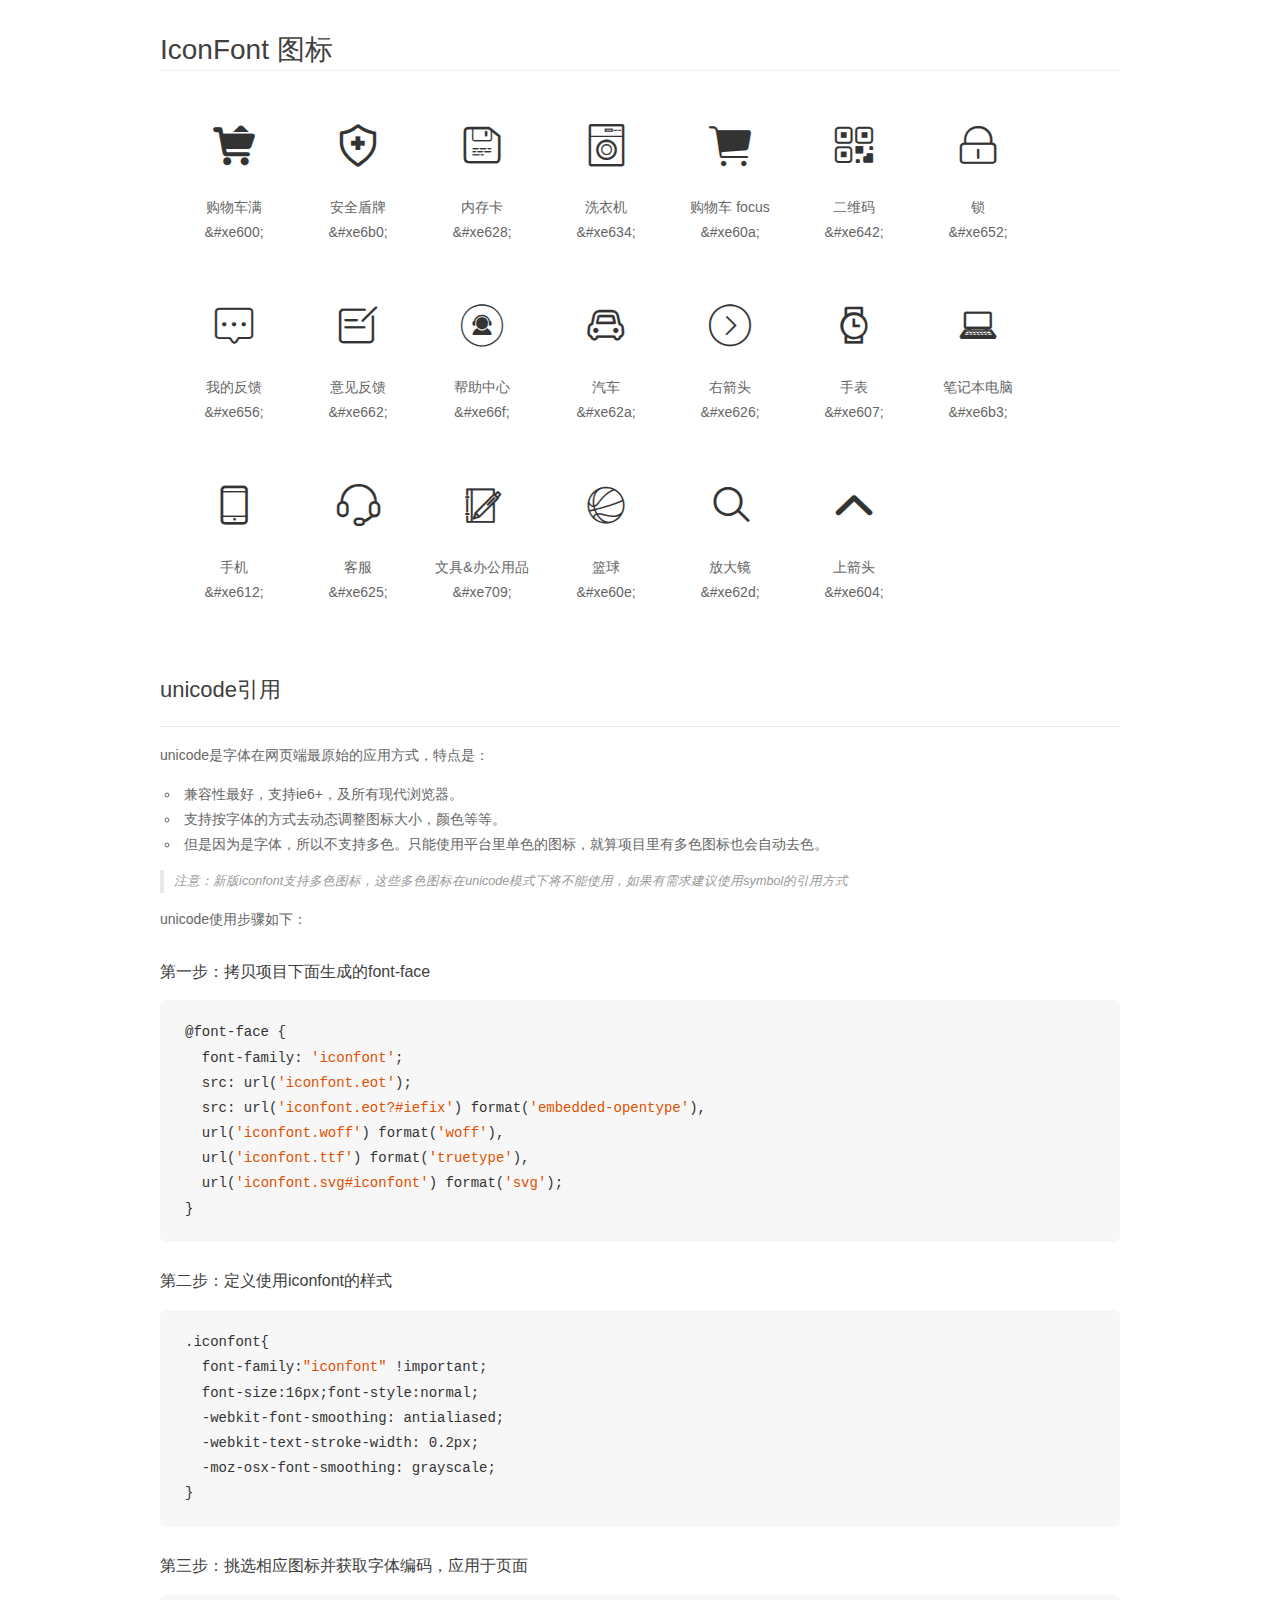
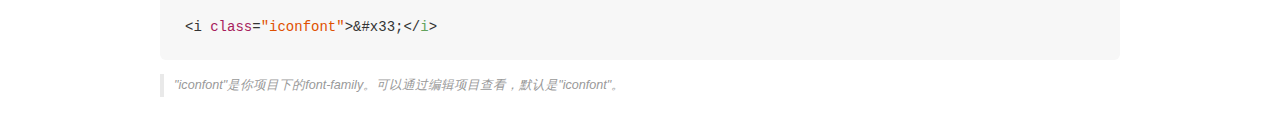
<file: mall_360/font/demo_unicode.html>
<!DOCTYPE html>
<html>
<head>
    <meta charset="utf-8"/>
    <title>IconFont</title>
    <link rel="stylesheet" href="demo.css">

    <style type="text/css">

        @font-face {font-family: "iconfont";
          src: url('iconfont.eot'); /* IE9*/
          src: url('iconfont.eot#iefix') format('embedded-opentype'), /* IE6-IE8 */
          url('iconfont.woff') format('woff'), /* chrome, firefox */
          url('iconfont.ttf') format('truetype'), /* chrome, firefox, opera, Safari, Android, iOS 4.2+*/
          url('iconfont.svg#iconfont') format('svg'); /* iOS 4.1- */
        }

        .iconfont {
          font-family:"iconfont" !important;
          font-size:16px;
          font-style:normal;
          -webkit-font-smoothing: antialiased;
          -webkit-text-stroke-width: 0.2px;
          -moz-osx-font-smoothing: grayscale;
        }

    </style>
</head>
<body>
    <div class="main markdown">
        <h1>IconFont 图标</h1>
        <ul class="icon_lists clear">
            
                <li>
                <i class="icon iconfont">&#xe600;</i>
                    <div class="name">购物车满</div>
                    <div class="code">&amp;#xe600;</div>
                </li>
            
                <li>
                <i class="icon iconfont">&#xe6b0;</i>
                    <div class="name">安全盾牌</div>
                    <div class="code">&amp;#xe6b0;</div>
                </li>
            
                <li>
                <i class="icon iconfont">&#xe628;</i>
                    <div class="name">内存卡</div>
                    <div class="code">&amp;#xe628;</div>
                </li>
            
                <li>
                <i class="icon iconfont">&#xe634;</i>
                    <div class="name">洗衣机</div>
                    <div class="code">&amp;#xe634;</div>
                </li>
            
                <li>
                <i class="icon iconfont">&#xe60a;</i>
                    <div class="name">购物车 focus</div>
                    <div class="code">&amp;#xe60a;</div>
                </li>
            
                <li>
                <i class="icon iconfont">&#xe642;</i>
                    <div class="name">二维码</div>
                    <div class="code">&amp;#xe642;</div>
                </li>
            
                <li>
                <i class="icon iconfont">&#xe652;</i>
                    <div class="name">锁</div>
                    <div class="code">&amp;#xe652;</div>
                </li>
            
                <li>
                <i class="icon iconfont">&#xe656;</i>
                    <div class="name">我的反馈</div>
                    <div class="code">&amp;#xe656;</div>
                </li>
            
                <li>
                <i class="icon iconfont">&#xe662;</i>
                    <div class="name">意见反馈</div>
                    <div class="code">&amp;#xe662;</div>
                </li>
            
                <li>
                <i class="icon iconfont">&#xe66f;</i>
                    <div class="name">帮助中心</div>
                    <div class="code">&amp;#xe66f;</div>
                </li>
            
                <li>
                <i class="icon iconfont">&#xe62a;</i>
                    <div class="name">汽车</div>
                    <div class="code">&amp;#xe62a;</div>
                </li>
            
                <li>
                <i class="icon iconfont">&#xe626;</i>
                    <div class="name">右箭头</div>
                    <div class="code">&amp;#xe626;</div>
                </li>
            
                <li>
                <i class="icon iconfont">&#xe607;</i>
                    <div class="name">手表</div>
                    <div class="code">&amp;#xe607;</div>
                </li>
            
                <li>
                <i class="icon iconfont">&#xe6b3;</i>
                    <div class="name">笔记本电脑</div>
                    <div class="code">&amp;#xe6b3;</div>
                </li>
            
                <li>
                <i class="icon iconfont">&#xe612;</i>
                    <div class="name">手机</div>
                    <div class="code">&amp;#xe612;</div>
                </li>
            
                <li>
                <i class="icon iconfont">&#xe625;</i>
                    <div class="name">客服</div>
                    <div class="code">&amp;#xe625;</div>
                </li>
            
                <li>
                <i class="icon iconfont">&#xe709;</i>
                    <div class="name">文具&办公用品</div>
                    <div class="code">&amp;#xe709;</div>
                </li>
            
                <li>
                <i class="icon iconfont">&#xe60e;</i>
                    <div class="name">篮球</div>
                    <div class="code">&amp;#xe60e;</div>
                </li>
            
                <li>
                <i class="icon iconfont">&#xe62d;</i>
                    <div class="name">放大镜</div>
                    <div class="code">&amp;#xe62d;</div>
                </li>
            
                <li>
                <i class="icon iconfont">&#xe604;</i>
                    <div class="name">上箭头</div>
                    <div class="code">&amp;#xe604;</div>
                </li>
            
        </ul>
        <h2 id="unicode-">unicode引用</h2>
        <hr>

        <p>unicode是字体在网页端最原始的应用方式，特点是：</p>
        <ul>
        <li>兼容性最好，支持ie6+，及所有现代浏览器。</li>
        <li>支持按字体的方式去动态调整图标大小，颜色等等。</li>
        <li>但是因为是字体，所以不支持多色。只能使用平台里单色的图标，就算项目里有多色图标也会自动去色。</li>
        </ul>
        <blockquote>
        <p>注意：新版iconfont支持多色图标，这些多色图标在unicode模式下将不能使用，如果有需求建议使用symbol的引用方式</p>
        </blockquote>
        <p>unicode使用步骤如下：</p>
        <h3 id="-font-face">第一步：拷贝项目下面生成的font-face</h3>
        <pre><code class="lang-js hljs javascript">@font-face {
  font-family: <span class="hljs-string">'iconfont'</span>;
  src: url(<span class="hljs-string">'iconfont.eot'</span>);
  src: url(<span class="hljs-string">'iconfont.eot?#iefix'</span>) format(<span class="hljs-string">'embedded-opentype'</span>),
  url(<span class="hljs-string">'iconfont.woff'</span>) format(<span class="hljs-string">'woff'</span>),
  url(<span class="hljs-string">'iconfont.ttf'</span>) format(<span class="hljs-string">'truetype'</span>),
  url(<span class="hljs-string">'iconfont.svg#iconfont'</span>) format(<span class="hljs-string">'svg'</span>);
}
</code></pre>
        <h3 id="-iconfont-">第二步：定义使用iconfont的样式</h3>
        <pre><code class="lang-js hljs javascript">.iconfont{
  font-family:<span class="hljs-string">"iconfont"</span> !important;
  font-size:<span class="hljs-number">16</span>px;font-style:normal;
  -webkit-font-smoothing: antialiased;
  -webkit-text-stroke-width: <span class="hljs-number">0.2</span>px;
  -moz-osx-font-smoothing: grayscale;
}
</code></pre>
        <h3 id="-">第三步：挑选相应图标并获取字体编码，应用于页面</h3>
        <pre><code class="lang-js hljs javascript">&lt;i <span class="hljs-class"><span class="hljs-keyword">class</span></span>=<span class="hljs-string">"iconfont"</span>&gt;&amp;#x33;<span class="xml"><span class="hljs-tag">&lt;/<span class="hljs-name">i</span>&gt;</span></span></code></pre>

        <blockquote>
        <p>"iconfont"是你项目下的font-family。可以通过编辑项目查看，默认是"iconfont"。</p>
        </blockquote>
    </div>


</body>
</html>
</file>
<file: mall_360/css/public.css>
@charset "UTF-8";
body, ul, li, dl, dt, dd, p, ol, h1, h2, h3, h4, h5, h6, form, img, table, fieldset, legend {
  margin: 0;
  padding: 0; }

ul, li, ol {
  list-style: none; }

img, fieldset {
  border: 0; }

img {
  display: block; }

a {
  text-decoration: none;
  color: #333; }

h1, h2, h3, h4, h5, h6 {
  font-weight: 100; }

body {
  font-family: "微软雅黑";
  height: 100%;
  border-right: 3px solid #636363; }

input, a {
  outline: none; }

body {
  background: #f5f5f5; }

@font-face {
  font-family: 'iconfont';
  src: url("../font/iconfont.eot");
  src: url("../font/iconfont.eot?#iefix"), url("../font/iconfont.woff"), url("../font/iconfont.ttf"), url("../font/iconfont.svg#iconfont"); }
#header {
  height: 190px;
  width: 100%;
  background-color: #fff; }

.msg_wrap {
  width: 100%;
  height: 34px;
  background: #e3e4e5; }

.msg {
  height: 34px;
  width: 90%;
  margin: 0 auto;
  position: relative; }

.topbox {
  font-size: 12px;
  line-height: 34px; }
  .topbox a {
    color: #999; }
    .topbox a:hover {
      color: #23ac38; }

.leftitem {
  float: left;
  width: 68px;
  text-align: center; }

.movephone {
  position: absolute;
  left: -24px;
  top: 5px;
  position: absolute;
  animation: rotateme .3s infinite; }

.rightitem {
  float: right;
  position: relative;
  margin-right: 10px; }

.shop {
  margin-left: 26px; }

.re {
  margin-right: 30px; }

.login {
  margin-right: 25px; }

#down_pic {
  height: 76px;
  width: 178px;
  border: 1px solid #ddd;
  position: absolute;
  right: -10px;
  top: 40px;
  background: #fff;
  font-size: 12px;
  color: #000;
  padding: 8px;
  box-sizing: border-box;
  z-index: 20000;
  display: none;
  z-index: 1; }
  #down_pic img {
    width: 58px;
    height: 58px;
    float: left; }
  #down_pic span {
    float: left;
    margin-left: 10px;
    display: block;
    margin-top: 2px; }
  #down_pic .red {
    margin-top: -12px;
    color: #f10215; }

.logo_wrap {
  width: 100%;
  height: 155px;
  border-bottom: 1px solid #363636; }

#logo_search {
  height: 155px;
  width: 90%;
  margin: 0 auto;
  position: relative; }
  #logo_search .logo {
    width: 150px;
    height: 42px;
    margin-top: 40px;
    float: left; }
  #logo_search .check {
    height: 84px;
    width: 724px;
    float: left;
    margin-top: 30px;
    margin-left: 235px; }
    #logo_search .check .list {
      height: 42px;
      width: 724px; }
      #logo_search .check .list #search {
        height: 38px;
        width: 462px;
        font-size: 14px;
        color: #999;
        border: 0;
        text-indent: 16px;
        border: 1px solid #23ac38;
        float: left; }
      #logo_search .check .list .btn {
        font-family: 'iconfont';
        font-size: 22px;
        color: #fff;
        text-align: center;
        line-height: 42px;
        width: 70px;
        height: 42px;
        border: 0;
        background: #23ac38;
        float: left; }
        #logo_search .check .list .btn:hover {
          background: #23862a; }
      #logo_search .check .list #shopping {
        position: relative; }
        #logo_search .check .list #shopping .shop_car {
          font-family: 'iconfont';
          float: right;
          width: 154px;
          height: 38px;
          border: 1px solid #ddd;
          background: #f9f9f9;
          display: block;
          text-align: center;
          line-height: 38px;
          font-size: 12px;
          color: #363636;
          z-index: 10001; }
          #logo_search .check .list #shopping .shop_car b {
            font-size: 16px;
            color: #2cac36;
            margin-right: 8px; }
          #logo_search .check .list #shopping .shop_car span {
            color: #c4c4d2; }
        #logo_search .check .list #shopping #car_msg {
          width: 382px;
          height: 100px;
          position: absolute;
          right: 0;
          top: 40px;
          border: 1px solid #ddd;
          background: #fff;
          font-size: 12px;
          color: #666;
          margin-top: -1px;
          line-height: 100px;
          text-align: center;
          z-index: 10000;
          box-shadow: 0 4px 4px rgba(0, 0, 0, 0.2);
          display: none; }
          #logo_search .check .list #shopping #car_msg a {
            color: #4cbc5d;
            text-decoration: underline; }
          #logo_search .check .list #shopping #car_msg .wait {
            display: block; }
          #logo_search .check .list #shopping #car_msg .show {
            display: none; }
    #logo_search .check p {
      line-height: 42px;
      font-size: 12px;
      height: 42px; }
      #logo_search .check p a {
        color: #999;
        display: block;
        float: left;
        margin-right: 7px; }
        #logo_search .check p a:hover {
          color: #f82929; }
  #logo_search .gif {
    width: 190px;
    height: 58px;
    position: absolute;
    right: 15px;
    bottom: 5px; }

.mall_pic {
  width: 74px;
  height: 74px;
  border: 1px solid #ddd;
  box-sizing: border-box;
  padding: 8px;
  position: absolute;
  right: 0;
  top: 6px; }
  .mall_pic b img {
    width: 10px;
    height: 4px;
    position: absolute;
    right: 32px;
    top: -5px; }
  .mall_pic img {
    width: 58px;
    height: 58px; }

@keyframes rotateme {
  0% {
    transform: rotate(-10deg); }
  20% {
    transform: rotate(0deg); }
  50% {
    transform: rotate(10deg); }
  70% {
    transform: rotate(0deg); }
  100% {
    transform: rotate(-10deg); } }
.all {
  width: 210px;
  height: 40px;
  background: #363636;
  font-size: 16px;
  position: absolute;
  left: 0;
  bottom: 0;
  line-height: 40px; }
  .all:hover span {
    color: #fff; }
  .all a {
    color: #fff;
    display: block;
    width: 210px;
    height: 40px; }
    .all a span {
      color: #b5b5b5;
      margin-left: 24px;
      margin-right: 18px; }

.nav {
  position: absolute;
  left: 250px;
  bottom: 0;
  height: 40px;
  line-height: 40px; }
  .nav li {
    float: left;
    margin-right: 24px; }
    .nav li a {
      color: #000;
      position: relative;
      font-size: 16px;
      display: block; }
      .nav li a:hover {
        color: #23862A; }
  .nav .list_msg, .nav .list_msg1, .nav .list_msg2, .nav .list_msg3, .nav .list_msg4, .nav .list_msg5 {
    height: 232px;
    width: 1220px;
    position: absolute;
    border-top: 1px solid #ddd;
    box-shadow: 0px 4px 4px rgba(0, 0, 0, 0.2);
    background: white;
    z-index: 9999999;
    left: -250px;
    display: none; }
    .nav .list_msg .phone_msg, .nav .list_msg1 .phone_msg, .nav .list_msg2 .phone_msg, .nav .list_msg3 .phone_msg, .nav .list_msg4 .phone_msg, .nav .list_msg5 .phone_msg {
      margin-top: 30px;
      width: 200px;
      text-align: center;
      float: left; }
      .nav .list_msg .phone_msg .p1, .nav .list_msg1 .phone_msg .p1, .nav .list_msg2 .phone_msg .p1, .nav .list_msg3 .phone_msg .p1, .nav .list_msg4 .phone_msg .p1, .nav .list_msg5 .phone_msg .p1 {
        width: 200px;
        display: block;
        border-right: 1px solid #e1e1e1;
        margin-left: 19px; }
        .nav .list_msg .phone_msg .p1 img, .nav .list_msg1 .phone_msg .p1 img, .nav .list_msg2 .phone_msg .p1 img, .nav .list_msg3 .phone_msg .p1 img, .nav .list_msg4 .phone_msg .p1 img, .nav .list_msg5 .phone_msg .p1 img {
          height: 118px;
          width: 100px;
          margin-left: 56px; }
      .nav .list_msg .phone_msg a, .nav .list_msg1 .phone_msg a, .nav .list_msg2 .phone_msg a, .nav .list_msg3 .phone_msg a, .nav .list_msg4 .phone_msg a, .nav .list_msg5 .phone_msg a {
        color: #727374;
        font-size: 12px;
        margin-left: 22px; }
        .nav .list_msg .phone_msg a p, .nav .list_msg1 .phone_msg a p, .nav .list_msg2 .phone_msg a p, .nav .list_msg3 .phone_msg a p, .nav .list_msg4 .phone_msg a p, .nav .list_msg5 .phone_msg a p {
          color: #ee4d28;
          margin-top: -16px;
          margin-left: 20px; }
    .nav .list_msg .last_phone, .nav .list_msg1 .last_phone, .nav .list_msg2 .last_phone, .nav .list_msg3 .last_phone, .nav .list_msg4 .last_phone, .nav .list_msg5 .last_phone {
      width: 200px; }
      .nav .list_msg .last_phone img, .nav .list_msg1 .last_phone img, .nav .list_msg2 .last_phone img, .nav .list_msg3 .last_phone img, .nav .list_msg4 .last_phone img, .nav .list_msg5 .last_phone img {
        height: 118px;
        width: 100px;
        margin-left: 56px; }

#footer {
  height: 456px;
  margin-top: 16px;
  background: #fff; }

.footer_first {
  height: 92px;
  border-top: 1px solid #e8e8e8;
  border-bottom: 1px solid #e8e8e8;
  padding-top: 16px;
  padding-bottom: 16px;
  padding-left: 150px;
  padding-right: 80px;
  box-sizing: border-box; }
  .footer_first div {
    height: 60px;
    width: 300px;
    border-right: 1px solid #e8e8e8;
    text-align: center;
    line-height: 60px;
    float: left; }
    .footer_first div div {
      height: 40px;
      width: 40px;
      border-radius: 50%;
      border: 2px solid #23ac38;
      text-align: center;
      line-height: 40px;
      color: #23ac38;
      float: left;
      margin-top: 10px; }
    .footer_first div p {
      float: left;
      font-size: 18px;
      margin-left: 10px; }
  .footer_first .change {
    margin-left: 100px; }
  .footer_first .bag {
    border: 0;
    margin-left: 100px; }

.footer_second {
  height: 280px;
  border-bottom: 1px solid #e8e8e8;
  padding-left: 140px;
  padding-top: 44px;
  box-sizing: border-box; }
  .footer_second div {
    float: left; }
    .footer_second div h4 {
      font-size: 16px;
      color: #000;
      margin-bottom: 16px; }
    .footer_second div ul li {
      font-size: 12px;
      margin-bottom: 12px; }
      .footer_second div ul li a {
        color: #848484; }
        .footer_second div ul li a:hover {
          color: #4aba00;
          text-decoration: underline; }
  .footer_second .back {
    margin-left: 180px; }
    .footer_second .back p {
      color: #848484;
      font-size: 12px;
      margin-bottom: 12px; }
    .footer_second .back .num {
      color: #4aba00;
      font-size: 18px; }
  .footer_second .mark {
    margin-left: 60px;
    width: 132px; }
    .footer_second .mark div {
      margin-bottom: 18px; }
    .footer_second .mark div img {
      float: left; }
    .footer_second .mark .wx {
      width: 78px;
      height: 78px; }
    .footer_second .mark .small {
      margin-top: 22px;
      margin-right: 16px; }

.footer_third {
  font-size: 12px;
  color: #848484;
  text-align: center;
  line-height: 82px; }

/*# sourceMappingURL=public.css.map */
</file>
<file: mall_360/css/main.css>
@charset "UTF-8";
/*首页样式*/
#welcom {
  height: 80px;
  width: 100%; }
  #welcom .welcom_pic {
    height: 80px;
    width: 100%;
    display: block; }

.banner_wrap {
  width: 100%;
  position: relative; }

#slide {
  width: 100%;
  position: relative;
  height: 420px; }
  #slide #msg {
    width: 100%;
    height: 54px;
    line-height: 40px;
    text-indent: 10px;
    position: absolute;
    bottom: 0px;
    left: 0;
    color: white;
    font-size: 16px;
    background: rgba(0, 0, 0, 0.2);
    cursor: pointer;
    z-index: 1; }
  #slide ul li a {
    display: block; }
  #slide img {
    width: 100%;
    height: 420px; }
  #slide ol {
    position: absolute;
    bottom: 16px;
    left: 50%;
    width: 130px;
    height: 16px;
    -webkit-transform: translateX(-50%);
    background: rgba(255, 255, 255, 0);
    border-radius: 10px;
    padding: 3px;
    z-index: 2; }
  #slide ol li {
    background: red;
    float: left;
    width: 8px;
    height: 8px;
    margin-left: 16px;
    margin-top: 4px;
    -webkit-border-radius: 4px;
    -moz-border-radius: 4px;
    margin-right: 7px; }

#banner {
  overflow: hidden;
  width: 90%;
  margin: 0 auto; }
  #banner .shop_list {
    font-size: 14px;
    color: #1b1b1b;
    width: 210px;
    height: 420px;
    float: left;
    position: absolute;
    top: 0;
    z-index: 10000; }
    #banner .shop_list span {
      font-family: 'iconfont';
      font-size: 20px;
      margin-right: 32px;
      margin-left: 22px; }
    #banner .shop_list ul li a {
      display: block;
      height: 51px;
      box-sizing: border-box;
      padding-top: 18px;
      position: relative; }
      #banner .shop_list ul li a .shop_msg, #banner .shop_list ul li a .shop_msg1, #banner .shop_list ul li a .shop_msg2, #banner .shop_list ul li a .shop_msg3, #banner .shop_list ul li a .shop_msg4, #banner .shop_list ul li a .shop_msg5, #banner .shop_list ul li a .shop_msg6, #banner .shop_list ul li a .shop_msg7 {
        position: absolute;
        left: 210px;
        top: 0;
        width: 1030px;
        height: 422px;
        box-shadow: rgba(0, 0, 0, 0.5) 0px 4px 20px;
        background: #fff;
        cursor: pointer;
        box-sizing: border-box;
        padding-left: 30px;
        display: none;
        z-index: 999; }
        #banner .shop_list ul li a .shop_msg h4, #banner .shop_list ul li a .shop_msg1 h4, #banner .shop_list ul li a .shop_msg2 h4, #banner .shop_list ul li a .shop_msg3 h4, #banner .shop_list ul li a .shop_msg4 h4, #banner .shop_list ul li a .shop_msg5 h4, #banner .shop_list ul li a .shop_msg6 h4, #banner .shop_list ul li a .shop_msg7 h4 {
          font-size: 14px;
          color: #333;
          font-weight: 700; }
        #banner .shop_list ul li a .shop_msg p, #banner .shop_list ul li a .shop_msg1 p, #banner .shop_list ul li a .shop_msg2 p, #banner .shop_list ul li a .shop_msg3 p, #banner .shop_list ul li a .shop_msg4 p, #banner .shop_list ul li a .shop_msg5 p, #banner .shop_list ul li a .shop_msg6 p, #banner .shop_list ul li a .shop_msg7 p {
          float: left;
          margin-right: 10px; }
        #banner .shop_list ul li a .shop_msg img, #banner .shop_list ul li a .shop_msg1 img, #banner .shop_list ul li a .shop_msg2 img, #banner .shop_list ul li a .shop_msg3 img, #banner .shop_list ul li a .shop_msg4 img, #banner .shop_list ul li a .shop_msg5 img, #banner .shop_list ul li a .shop_msg6 img, #banner .shop_list ul li a .shop_msg7 img {
          float: left;
          margin-top: 10px; }
        #banner .shop_list ul li a .shop_msg span, #banner .shop_list ul li a .shop_msg1 span, #banner .shop_list ul li a .shop_msg2 span, #banner .shop_list ul li a .shop_msg3 span, #banner .shop_list ul li a .shop_msg4 span, #banner .shop_list ul li a .shop_msg5 span, #banner .shop_list ul li a .shop_msg6 span, #banner .shop_list ul li a .shop_msg7 span {
          font-size: 12px;
          float: left;
          display: block;
          margin-top: 20px;
          margin-left: 4px; }
        #banner .shop_list ul li a .shop_msg .click_, #banner .shop_list ul li a .shop_msg1 .click_, #banner .shop_list ul li a .shop_msg2 .click_, #banner .shop_list ul li a .shop_msg3 .click_, #banner .shop_list ul li a .shop_msg4 .click_, #banner .shop_list ul li a .shop_msg5 .click_, #banner .shop_list ul li a .shop_msg6 .click_, #banner .shop_list ul li a .shop_msg7 .click_ {
          color: #ee4a25; }
        #banner .shop_list ul li a .shop_msg .shop_list_, #banner .shop_list ul li a .shop_msg1 .shop_list_, #banner .shop_list ul li a .shop_msg2 .shop_list_, #banner .shop_list ul li a .shop_msg3 .shop_list_, #banner .shop_list ul li a .shop_msg4 .shop_list_, #banner .shop_list ul li a .shop_msg5 .shop_list_, #banner .shop_list ul li a .shop_msg6 .shop_list_, #banner .shop_list ul li a .shop_msg7 .shop_list_ {
          margin-top: 20px;
          float: left; }
          #banner .shop_list ul li a .shop_msg .shop_list_ div, #banner .shop_list ul li a .shop_msg1 .shop_list_ div, #banner .shop_list ul li a .shop_msg2 .shop_list_ div, #banner .shop_list ul li a .shop_msg3 .shop_list_ div, #banner .shop_list ul li a .shop_msg4 .shop_list_ div, #banner .shop_list ul li a .shop_msg5 .shop_list_ div, #banner .shop_list ul li a .shop_msg6 .shop_list_ div, #banner .shop_list ul li a .shop_msg7 .shop_list_ div {
            width: 918px; }
  #banner .banner_right {
    width: 218px;
    height: 404px;
    float: right;
    margin-top: 6px;
    position: absolute;
    right: 60px;
    top: 0;
    z-index: 10; }
    #banner .banner_right .headerline {
      height: 196px;
      width: 218px;
      background: #fff; }
      #banner .banner_right .headerline h4 {
        font-size: 14px;
        color: #666;
        font-weight: 600;
        width: 186px;
        height: 38px;
        border-bottom: 1px solid #e5e5e5;
        line-height: 38px;
        margin-left: 16px; }
      #banner .banner_right .headerline .link {
        font-size: 12px;
        box-sizing: border-box;
        padding-left: 16px;
        padding-top: 4px; }
        #banner .banner_right .headerline .link a {
          color: #333;
          display: block;
          height: 22px; }
          #banner .banner_right .headerline .link a:hover {
            color: #25b225; }
      #banner .banner_right .headerline .threen {
        height: 70px;
        border-top: 1px solid #e5e5e5;
        margin-top: 14px; }
        #banner .banner_right .headerline .threen img {
          margin-left: 2px;
          margin-bottom: 10px; }
        #banner .banner_right .headerline .threen a {
          display: block;
          float: left;
          width: 72px;
          height: 72px;
          border-right: 1px solid #e5e5e5;
          box-sizing: border-box;
          padding: 12px 22px;
          font-size: 12px;
          color: #666; }
          #banner .banner_right .headerline .threen a:hover {
            color: #25b225; }
        #banner .banner_right .headerline .threen .no_border {
          border: 0; }
    #banner .banner_right .n6 {
      height: 200px;
      width: 218px;
      background: #fff;
      margin-top: 6px; }

.seckill_wrap {
  width: 100%; }

#seckill {
  height: 260px;
  width: 90%;
  margin: 0 auto;
  margin-top: 20px; }
  #seckill .seckill_time {
    width: 210px;
    height: 260px;
    background: #ac1111;
    border-radius: 15px 30px;
    box-sizing: border-box;
    text-align: center;
    padding-top: 40px;
    float: left; }
    #seckill .seckill_time h1 {
      font-size: 30px;
      color: #fffffe;
      font-weight: 900;
      text-shadow: 1px 1px 5px #ccc;
      margin-bottom: 25px; }
    #seckill .seckill_time p {
      font-size: 14px;
      color: #fff; }
    #seckill .seckill_time div {
      width: 40px;
      height: 40px;
      background: #fff;
      border-radius: 4px 4px;
      text-align: center;
      line-height: 40px;
      float: left;
      font-size: 14px;
      color: #363636;
      font-weight: 700;
      margin-top: 12px; }
    #seckill .seckill_time span {
      float: left;
      margin-left: 4px;
      margin-right: 4px;
      display: block;
      margin-top: 24px;
      color: #fff;
      font-size: 12px; }
    #seckill .seckill_time .hour {
      margin-left: 18px; }
  #seckill .seckill_good {
    float: right; }
    #seckill .seckill_good a {
      width: 190px;
      height: 258px;
      background: #fff;
      text-align: center;
      overflow: hidden;
      float: left;
      margin-left: 8px;
      border-radius: 12px 0 0 12px;
      display: block; }
    #seckill .seckill_good img {
      width: 118px;
      height: 118px;
      margin-left: 38px;
      margin-top: 16px; }
    #seckill .seckill_good p {
      font-size: 12px;
      color: #666;
      margin-top: 20px; }
    #seckill .seckill_good b {
      color: #AC1111;
      font-size: 14px;
      margin-top: 20px;
      display: block; }
      #seckill .seckill_good b span {
        font-weight: 100;
        color: #999;
        font-size: 12px;
        text-decoration: line-through; }

.star_wrap {
  width: 100%; }

#star {
  width: 90%;
  margin: 0 auto;
  height: 390px;
  margin-top: 8px;
  position: relative; }
  #star h1 {
    color: #333;
    font-size: 24px;
    font-weight: 500;
    line-height: 78px; }
  #star b {
    width: 30px;
    height: 30px;
    background: #ccc;
    color: #fff;
    font-size: 20px;
    text-align: center;
    line-height: 30px;
    display: block;
    position: absolute;
    font-weight: 600;
    cursor: pointer;
    z-index: 999;
    display: none; }
  #star .l-btn {
    left: 0;
    top: 208px; }
  #star .r-btn {
    right: 0;
    top: 200px; }
  #star .star_good {
    height: 300px;
    position: relative;
    float: left; }
    #star .star_good a {
      display: block;
      width: 226px;
      height: 300px;
      background: #fff;
      box-sizing: border-box;
      padding: 34px 45px 20px 45px;
      text-align: center;
      float: left;
      margin-right: 19px; }
      #star .star_good a img {
        height: 136px;
        width: 136px; }
      #star .star_good a p {
        font-size: 12px;
        color: #666;
        margin-top: 40px;
        height: 40px; }
      #star .star_good a span {
        font-size: 16px;
        color: #f10215;
        font-weight: 700; }
    #star .star_good .star_last {
      margin: 0; }
  #star .show {
    width: 330%;
    height: 300px; }
  #star .good_wrap {
    width: 100%;
    overflow: hidden; }

.phone_wrap {
  width: 100%; }

#phone {
  width: 90%;
  margin: 0 auto;
  height: 696px;
  margin-top: 16px; }

.public {
  height: 694px; }
  .public h1 {
    color: #333;
    font-size: 24px;
    font-weight: 500;
    line-height: 78px; }
  .public .phone_content .phone_left {
    float: left; }
    .public .phone_content .phone_left img {
      margin-bottom: 17px; }
  .public .phone_content .phone_right {
    float: left;
    margin-left: 14px;
    display: flex;
    flex-wrap: wrap;
    justify-content: space-between;
    align-content: space-between;
    width: 960px;
    height: 618px; }
    .public .phone_content .phone_right a {
      display: block;
      width: 226px;
      height: 300px;
      background: #fff;
      box-sizing: border-box;
      padding: 34px 45px 20px 45px;
      text-align: center; }
      .public .phone_content .phone_right a img {
        height: 136px;
        width: 136px; }
      .public .phone_content .phone_right a p {
        font-size: 12px;
        color: #666;
        margin-top: 40px;
        height: 40px; }
      .public .phone_content .phone_right a span {
        font-size: 16px;
        color: #f10215;
        font-weight: 700; }

.EL_wrap {
  width: 100%; }

#EL {
  width: 90%;
  margin: 0 auto;
  margin-top: 26px; }

.car_wrap {
  width: 100%; }

#car {
  width: 90%;
  margin: 0 auto;
  margin-top: 26px; }

.appliance_wrap {
  width: 100%; }

#appliance {
  width: 90%;
  margin: 0 auto;
  margin-top: 26px; }

.computer_wrap {
  width: 100%; }

#computer {
  width: 90%;
  margin: 0 auto;
  margin-top: 26px; }

.recommend_wrap {
  width: 100%; }

#recommend {
  width: 90%;
  margin: 0 auto;
  margin-top: 26px; }

.small_gray {
  position: fixed;
  right: 0;
  top: 312px;
  z-index: 9999; }
  .small_gray .gray_ {
    width: 40px;
    height: 40px;
    background: #636363;
    border-radius: 4px 4px;
    margin-bottom: 6px;
    position: relative; }
    .small_gray .gray_:hover {
      background: #008800; }
    .small_gray .gray_ .gray_show1 {
      height: 200px;
      width: 172px;
      border: 1px solid #ccc;
      background: #fff;
      position: absolute;
      left: -176px;
      top: -100px;
      box-sizing: border-box;
      padding: 16px 20px;
      text-align: center;
      display: none; }
      .small_gray .gray_ .gray_show1 p {
        font-size: 12px;
        color: #666;
        margin-bottom: 4px; }
      .small_gray .gray_ .gray_show1 img {
        height: 130px;
        width: 130px;
        margin-bottom: 2px; }
    .small_gray .gray_ .gray_show2 {
      height: 180px;
      width: 172px;
      border: 1px solid #ccc;
      background: #fff;
      position: absolute;
      left: -176px;
      top: -100px;
      box-sizing: border-box;
      padding: 16px 20px;
      text-align: center;
      display: none; }
      .small_gray .gray_ .gray_show2 p {
        font-size: 12px;
        color: #666;
        margin-bottom: 4px; }
      .small_gray .gray_ .gray_show2 img {
        height: 130px;
        width: 130px;
        margin-bottom: 2px; }
  .small_gray .gray_1:hover .gray_show1 {
    display: block; }
  .small_gray .gray_2:hover .gray_show2 {
    display: block; }
  .small_gray .gray_3 {
    display: none; }

#LoutiNav {
  position: fixed;
  top: 20%;
  left: 6px;
  width: 46px;
  height: 460px;
  background: #32333d;
  display: none; }

#LoutiNav ul li {
  position: relative;
  height: 50px;
  text-align: center;
  line-height: 50px;
  font-size: 12px;
  cursor: pointer;
  color: #fff;
  border-bottom: 1px solid #41424e; }

#LoutiNav ul .last {
  color: #23ac38;
  border-bottom: none;
  font-family: 'iconfont';
  height: 60px; }
  #LoutiNav ul .last b {
    font-size: 14px;
    position: absolute;
    bottom: 24px;
    left: 16px; }

#LoutiNav ul li span {
  display: none;
  width: 100%;
  height: 100%;
  position: absolute;
  top: 0;
  left: 0;
  color: #fff; }

.oly {
  box-sizing: border-box;
  padding-top: 12px;
  padding-left: 10px;
  padding-right: 10px;
  line-height: 13px; }

#LoutiNav ul li:hover span {
  display: block;
  background: #23ac38; }

#LoutiNav ul li span.active {
  display: block;
  background: #23AC38; }

#LoutiNav ul li:hover span.active {
  display: block; }

/*# sourceMappingURL=main.css.map */
</file>
<file: mall_360/css/login.css>
body {
  background: #fff; }

#main_login {
  width: 100%;
  height: 550px;
  transform: matrix(1.03, 0, 0, 1.03, 0, 0);
  background-image: url(../img/t0118feb0c6cd63e5ba.jpg);
  background-position: 50%;
  background-size: auto 100%;
  left: 0;
  position: absolute;
  top: 0; }
  #main_login .login_logo {
    display: block;
    left: 60px;
    top: 30px;
    position: absolute; }
  #main_login .login_form {
    height: 100%;
    margin: 0 auto;
    width: 88%; }
    #main_login .login_form .form_ {
      font-family: 'iconfont';
      width: 360px;
      height: 420px;
      box-shadow: 0 0 50px rgba(0, 0, 0, 0.3);
      border-radius: 4px;
      font-weight: 400;
      font-size: 14px;
      line-height: 1.5;
      background-color: #fff;
      color: #6f6f6f;
      position: relative;
      float: right;
      margin-top: 68px;
      box-sizing: border-box;
      padding: 0 30px; }
      #main_login .login_form .form_ form input {
        display: block;
        border: 0;
        border: 1px solid #e6e6e6;
        background: 0;
        height: 40px;
        color: #bbbccc;
        font-size: 14px;
        border-radius: 4px 4px;
        width: 300px;
        margin-bottom: 20px;
        text-indent: 12px; }
      #main_login .login_form .form_ form .act_login {
        margin: 0;
        background: #36B447;
        font-size: 20px;
        color: #fff;
        text-indent: 0;
        cursor: pointer; }
        #main_login .login_form .form_ form .act_login:hover {
          background: #3cba4d; }
      #main_login .login_form .form_ form .next_msg {
        position: relative; }
        #main_login .login_form .form_ form .next_msg #login_t {
          width: 300px;
          float: left; }
        #main_login .login_form .form_ form .next_msg .huoqu {
          float: right;
          height: 40px;
          line-height: 40px;
          text-align: center;
          width: 123px;
          position: absolute;
          right: 0;
          bottom: -42px;
          background: #fafafa;
          border-left: 1px solid #e6e6e6; }
          #main_login .login_form .form_ form .next_msg .huoqu a {
            color: #36b447; }
      #main_login .login_form .form_ .btn_ {
        display: inline-block;
        margin-top: 44px;
        color: #333;
        font-size: 20px;
        margin-bottom: 30px; }
        #main_login .login_form .form_ .btn_:hover {
          color: #36b447; }
      #main_login .login_form .form_ .btn_1 {
        margin-left: 36px;
        color: #36b447;
        text-decoration: underline;
        margin-right: 12px; }
      #main_login .login_form .form_ span {
        font-size: 18px;
        color: #dddddd;
        position: absolute;
        left: 196px;
        top: 44px; }
      #main_login .login_form .form_ .btn_2 {
        margin-left: 12px; }
      #main_login .login_form .form_ .login_msg {
        height: 40px;
        font-size: 14px;
        color: #6f6f6f;
        display: flex;
        justify-content: space-between;
        line-height: 40px; }
        #main_login .login_form .form_ .login_msg a:hover {
          color: #36B447; }
      #main_login .login_form .form_ .others_1 {
        border-bottom: 1px solid #e3e3e3;
        text-align: center;
        font-size: 14px;
        line-height: 1;
        color: #999;
        margin-bottom: 20px; }
        #main_login .login_form .form_ .others_1 b {
          position: relative;
          padding: 0 5px;
          top: 7px;
          background-color: #fff;
          font-weight: 100;
          color: #999; }
      #main_login .login_form .form_ .others_2 {
        width: 300px;
        display: flex;
        justify-content: space-around; }
        #main_login .login_form .form_ .others_2 a {
          display: inline-block;
          width: 40px;
          height: 40px;
          border-radius: 50%;
          border: 1px solid #e9e9e9;
          background: #fff; }
          #main_login .login_form .form_ .others_2 a:hover {
            border: 1px solid #f1f0f0; }
          #main_login .login_form .form_ .others_2 a img {
            margin-left: 9px;
            margin-top: 10px; }
      #main_login .login_form .form_ .wa {
        font-size: 44px;
        position: absolute;
        right: 0;
        bottom: -12px;
        color: #c5c5c5; }
        #main_login .login_form .form_ .wa:hover {
          color: #36b447; }
    #main_login .login_form .logo_left {
      height: 600px;
      width: 600px;
      background-image: url(../img/t019a1f31118714bf2c.png);
      background-position: 50%;
      background-size: 100% auto;
      display: inline-block;
      margin-top: -50px;
      position: relative; }
      #main_login .login_form .logo_left .radar {
        animation: radarAnimations 3s linear infinite;
        background: url(../img/t01757f52d5c73d8964.png) no-repeat;
        background-size: 100% 100%;
        left: 50%;
        margin-left: -300px;
        position: absolute;
        top: 0;
        transform: translateZ(0);
        height: 600px;
        width: 600px; }
  #main_login .login_bottom {
    height: 176px;
    margin: 0 auto;
    width: 88%; }
    #main_login .login_bottom .bt_l1 {
      margin-top: 22px;
      display: flex;
      justify-content: space-between; }
      #main_login .login_bottom .bt_l1 div {
        font-family: 'iconfont';
        cursor: pointer;
        width: 264px;
        height: 76px;
        float: left;
        color: #58cfa6;
        position: relative;
        box-sizing: border-box;
        padding-left: 108px;
        padding-top: 16px; }
        #main_login .login_bottom .bt_l1 div:hover {
          background: rgba(88, 207, 166, 0.1);
          color: #36B447; }
        #main_login .login_bottom .bt_l1 div span {
          font-size: 44px;
          position: absolute;
          left: 46px;
          top: 13px; }
        #main_login .login_bottom .bt_l1 div h2 {
          font-size: 20px; }
        #main_login .login_bottom .bt_l1 div p {
          font-size: 14px; }
    #main_login .login_bottom .bt_l2 {
      text-align: center;
      font-size: 12px;
      color: #999;
      margin-top: 30px; }
      #main_login .login_bottom .bt_l2 a {
        color: #999; }
      #main_login .login_bottom .bt_l2 p {
        margin-bottom: 5px; }

@keyframes radarAnimations {
  0% {
    transform: rotate(0); }
  100% {
    transform: rotate(1turn); } }
.huan {
  display: none; }

/*# sourceMappingURL=login.css.map */
</file>
<file: mall_360/css/register.css>
body {
  border: 0; }

.re_header_wrap {
  width: 100%;
  background: #e8e8e8;
  height: 68px; }

#regiser_header {
  width: 50%;
  margin: 0 auto;
  overflow: hidden; }
  #regiser_header a {
    float: left;
    display: block; }
  #regiser_header .img {
    margin-top: 10px; }
  #regiser_header .btn1 {
    font-size: 19px;
    width: 134px;
    height: 30px;
    color: #333;
    line-height: 30px;
    text-align: center;
    margin-top: 20px;
    margin-left: 30px;
    border-left: 1px solid #929292; }
    #regiser_header .btn1:hover {
      color: #22ac69; }
  #regiser_header .btn2 {
    font-size: 14px;
    color: #333;
    float: right;
    margin-top: 26px; }
    #regiser_header .btn2:hover {
      color: #22ac69; }

#re_form {
  width: 50%;
  margin: 0 auto;
  margin-top: 70px;
  background: #fff;
  height: 540px; }
  #re_form .xy {
    margin-left: 150px; }
  #re_form .err {
    position: absolute;
    top: 44px;
    left: 150px; }
  #re_form h1 {
    height: 66px;
    border-bottom: 2px solid #F5F5F5;
    font-size: 20px;
    text-align: center;
    line-height: 66px;
    font-weight: 500;
    color: #222; }
  #re_form span {
    margin-top: 4px;
    font-size: 12px;
    color: red;
    display: none; }
  #re_form .all_ {
    position: relative;
    box-sizing: border-box;
    padding-left: 150px;
    height: 80px; }
  #re_form .xy_ {
    height: 70px;
    line-height: 70px; }
  #re_form input {
    display: block;
    border: 0;
    border: 1px solid #e6e6e6;
    background: 0;
    height: 40px;
    color: #bbbccc;
    font-size: 14px;
    border-radius: 4px 4px; }
  #re_form img {
    position: absolute; }
  #re_form #tel {
    width: 380px;
    text-indent: 46px; }
  #re_form #pwd {
    width: 380px;
    text-indent: 46px; }
  #re_form #code {
    width: 260px;
    text-indent: 20px;
    float: left; }
  #re_form .btn {
    width: 380px;
    background: #22ac69;
    color: #fff;
    font-weight: 700;
    font-size: 18px;
    margin-top: 40px;
    margin-left: 150px;
    cursor: pointer; }
  #re_form #agreen {
    display: inline-block;
    float: left; }
  #re_form .agreen_ {
    height: 40px;
    line-height: 40px;
    font-size: 12px;
    color: #959393;
    margin-left: 198px; }
    #re_form .agreen_ a {
      color: #22ac69; }
      #re_form .agreen_ a:hover {
        text-decoration: underline; }
  #re_form .pe {
    left: 160px;
    top: 12px; }
  #re_form .pw {
    left: 160px;
    top: 12px; }
  #re_form .yzm-spa {
    height: 40px;
    border: 1px solid #000;
    width: 100px;
    float: left;
    margin-left: 18px;
    line-height: 40px;
    text-align: center;
    color: #fa7311;
    cursor: pointer; }

#bottom {
  height: 116px;
  margin-top: 38px;
  text-align: center; }
  #bottom a {
    font-size: 14px;
    color: #828282;
    margin: 0 auto;
    display: block; }
  #bottom .help {
    display: inline-block;
    border-right: 1px solid #828282;
    height: 20px;
    line-height: 20px;
    width: 86px;
    margin-bottom: 20px; }
    #bottom .help:hover {
      color: #22ac69; }
  #bottom .np {
    border: 0;
    margin-bottom: 20px; }
    #bottom .np:hover {
      color: #22ac69; }
  #bottom img {
    display: inline-block;
    margin: -4px auto; }
  #bottom p {
    font-size: 14px;
    color: #828282; }
  #bottom .pl {
    margin-top: 4px; }

/*# sourceMappingURL=register.css.map */
</file>
<file: mall_360/css/list.css>
.list_wrap {
  width: 100%;
  height: 196px;
  background: #fff; }

#list_check {
  height: 196px;
  width: 90%;
  margin: 0 auto;
  background: #fff;
  font-size: 14px;
  color: #31373c; }
  #list_check a {
    color: #848484; }
    #list_check a:hover {
      color: #23ac38; }
  #list_check em {
    font-style: normal; }

.li_ {
  height: 48px;
  border-bottom: 1px solid #e8e8e8;
  line-height: 48px; }
  .li_ .he {
    font-size: 16px;
    font-weight: 600; }
  .li_ span {
    margin-right: 35px; }

.li_1 span {
  margin-right: 4px; }

#show_all {
  width: 100%;
  max-height: 1600px;
  background: #f5f5f5;
  overflow: hidden; }

.shoplist {
  width: 90%;
  display: block;
  margin: 40px auto;
  max-height: 1400px;
  display: flex;
  justify-content: space-between;
  flex-wrap: wrap; }

.shoplist > li {
  width: 236px;
  height: 325px;
  border: 1px solid #e4e4e4;
  text-align: center;
  float: left;
  margin-bottom: 10px;
  background: #fff; }
  .shoplist > li:hover {
    border: 1px solid #FC0D1B; }
    .shoplist > li:hover .show_time {
      display: block; }

.shoplist > li img {
  height: 150px;
  display: inline-block;
  margin-top: 30px; }

.shoplist > li p {
  width: 100%;
  height: 20px;
  margin-top: 5px;
  font-size: 14px;
  color: #000;
  margin-top: 28px;
  white-space: nowrap;
  overflow: hidden;
  text-overflow: ellipsis; }

.shoplist > li span {
  width: 100%;
  height: 20px;
  margin-top: 5px;
  font-size: 12px;
  color: #fc0d1b;
  margin-top: 12px;
  display: block; }

.show_time {
  width: 120px;
  height: 30px;
  display: block;
  text-align: center;
  position: relative;
  font-size: 14px;
  border: 1px solid #fc0d1b;
  color: #FC0D1B;
  margin: 16px auto;
  cursor: pointer;
  display: none; }
  .show_time b {
    position: absolute;
    left: 15px;
    top: 8px;
    font-family: 'iconfont';
    color: #fc0d1b; }
  .show_time em {
    position: absolute;
    left: 38px;
    top: 5px;
    color: #fc0d1b;
    font-size: 14px;
    font-style: normal; }
  .show_time:hover {
    background: #FC0D1B; }
    .show_time:hover b {
      color: #fff; }
    .show_time:hover em {
      color: #fff; }

/*# sourceMappingURL=list.css.map */
</file>
<file: mall_360/css/common.css>
@charset "UTF-8";
body{
	word-wrap: break-word;
	background:#fff;
}
::selection {
    background: #000;
    color: #fff;
}
.wrapper{
	margin-left: 320px;
    padding-right: 20px;
    height: 100%;
	-webkit-box-sizing: border-box;
	-moz-box-sizing: border-box;
	-o-box-sizing: border-box;
	box-sizing: border-box;
}
/*底部版权*/
footer{
	margin:100px 0 50px 300px;
	padding: 0 20px;
	-webkit-box-sizing: border-box;
	-moz-box-sizing: border-box;
	-o-box-sizing: border-box;
	box-sizing: border-box;
}
footer p{
	border-top:1px solid #ebebeb;
	opacity: .5;
    filter: alpha(opacity=50);
	text-align: right;
	font-size: 12px;
	line-height: 3;
	font-family: "Hiragino Sans GB","Microsoft YaHei","\5FAE\8F6F\96C5\9ED1",tahoma,arial,simsun,"\5B8B\4F53";
}
footer p a{
	color:#000;
}
footer p .spe{
	padding:0 5px;
}
.right-bg{
	position: fixed;
	right: 0;
	top:50%;
	margin-top:-215px;
	width: 215px;
	height: 430px;
	background: url('../../image/right_bg.png') no-repeat;
}
/*组件样式*/
table{
    width: 100%;
    border:1px solid #CAD3DA;
}
table td{
	padding:10px;
	width:150px;
	border:1px solid #CAD3DA;
}
table thead tr{
	height: 40px;
	line-height: 40px;
	text-align: center;
	border-bottom:1px solid #CAD3DA;
}
table thead td{
	padding:0;
	border-left:1px solid #CAD3DA;
	background:#DFEBFB;
}
table .explain{
	width: 500px;
}
table tbody tr:nth-child(even){
	background:#E7EFF9;
}
pre{
    padding:10px;
    font-family:Monaco, Consolas, "Courier New";
}
.method{
    font-family:Monaco, Consolas, "Courier New";
}
.eg{
    margin:20px 0;
    padding:10px;
    border:1px dashed #bdbdbd;
    background:#f9f9f9;
}
.bad{
    padding:0 0 0 10px;
    border:1px dashed #bdbdbd;
    color:#757575;
    background:#f9f9f9;
}
/*侧栏导航*/
/*.nav{
	position: fixed;
	left:0;
	top:0;
	width:300px;
	height:100%;
	background:#000;
	color:#fff;
	z-index: 2;
}
.nav .head{
	padding:50px 0;
}
.nav .head a{
	display: block;
	margin:0 auto;
	width: 170px;
	height: 170px;
	background:url('../../image/head.png') no-repeat;
	text-indent: -999px;
}
.nav ul li{
	width:300px;
	text-align: center;
}
.nav ul li a{
	display: block;
	padding:20px 0;
	color:#fff;
}
.nav ul li a:hover{
	color:#000;
	background:#fff;
}
.nav ul li .active{
	color:#000;
	background:#fff;
}*/
/*img{
	width: 100%;
}*/
@media screen and (max-width: 1024px) {
	.nav{
		position: relative;
		width: 100%;
		height: auto;
	}
	.nav .head{
		padding: 0;
	}
	.nav ul li{
		width: 100%;
	}
	.nav ul li a{
		padding: 10px 0;
	}
	.wrapper{
		margin: 0;
		width: 100% !important;
		padding: 0 20px !important;
	}
	.right-bg{
		display: none;
	}
	table td{
		padding: 10px 0;
		width: auto;
		font-size: 14px;
		text-align: center;
	}
}
@media screen and (max-width: 414px) {
	footer{
		margin: 20px 0 0 0;
	}
}
</file>
<file: mall_360/css/pagination.css>
@charset "UTF-8";
.demo-image{
    width: 100%;
}
.M-box,.M-box1,.M-box2,.M-box3,.M-box4{
	position: relative;
    text-align: center;
  	zoom: 1;
  	margin-left:555px;
  	margin-bottom: 50px;
}
.M-box:before,.M-box:after,.M-box1:before,.M-box1:after ,.M-box2:before,.M-box2:after ,.M-box3:before,.M-box3:after,.M-box4:before,.M-box4:after{
    content:"";
    display:table;
}
.M-box:after,.M-box1:after,.M-box2:after,.M-box3:after,.M-box4:after{
	clear:both;
	overflow:hidden;
}
.M-box span,.M-box1 span,.M-box2 span,.M-box3 span,.M-box4 span{
	float: left;
	margin:0 5px;
	width: 38px;
    height: 38px;
    line-height: 38px;
    color: #bdbdbd;
    font-size: 14px;
}
.M-box .active,.M-box1 .active,.M-box2 .active,.M-box3 .active,.M-box4 .active{
	float: left;
	margin:0 5px;
	width: 38px;
    height: 38px;
    line-height: 38px;
    background: #30cd2c;
    color: #fff;
    font-size: 14px;
    /*border: 1px solid #e91e63;*/
}
.M-box a,.M-box1 a,.M-box2 a,.M-box3 a,.M-box4 a{
	float: left;
	margin:0 5px;
	width: 38px;
    height: 38px;
    line-height: 38px;
    background: #fff;
    border: 1px solid #ebebeb;
    color:#333;
    font-size: 14px;
}
.M-box a:hover,.M-box1 a:hover,.M-box2 a:hover,.M-box3 a:hover,.M-box4 a:hover{
	color:#30cd2c;
    border:1px solid #30cd2c;
}
.M-box .next,.M-box .prev,.M-box1 .next,.M-box1 .prev{
	font-family: "Simsun";
    font-size: 16px;
    font-weight: bold;
}
.now,.count{
	padding:0 5px;
	color:#f00;
}
.eg img{
	max-width: 800px;
	min-height: 500px;
}
/*input{
    float: left;
    margin:0 5px;
    width: 38px;
    height: 38px;
    line-height: 38px;
    text-align: center;
    background: #fff;
    border: 1px solid #ebebeb;
    outline: none;
    color: #bdbdbd;
    font-size: 14px;
}*/
</file>
<file: mall_360/font/iconfont.css>
@font-face {font-family: "iconfont";
  src: url('iconfont.eot?t=1539676006405'); /* IE9*/
  src: url('iconfont.eot?t=1539676006405#iefix') format('embedded-opentype'), /* IE6-IE8 */
  url('[data-uri]') format('woff'),
  url('iconfont.ttf?t=1539676006405') format('truetype'), /* chrome, firefox, opera, Safari, Android, iOS 4.2+*/
  url('iconfont.svg?t=1539676006405#iconfont') format('svg'); /* iOS 4.1- */
}

.iconfont {
  font-family:"iconfont" !important;
  font-size:16px;
  font-style:normal;
  -webkit-font-smoothing: antialiased;
  -moz-osx-font-smoothing: grayscale;
}

.icon-gouwucheman:before { content: "\e600"; }

.icon-anquandunpai:before { content: "\e6b0"; }

.icon-neicunqia:before { content: "\e628"; }

.icon-xiyiji:before { content: "\e634"; }

.icon-03f:before { content: "\e60a"; }

.icon-erweima:before { content: "\e642"; }

.icon-suo:before { content: "\e652"; }

.icon-wodefankui:before { content: "\e656"; }

.icon-yijianfankui:before { content: "\e662"; }

.icon-bangzhuzhongxin:before { content: "\e66f"; }

.icon-qiche:before { content: "\e62a"; }

.icon-rightarrow:before { content: "\e626"; }

.icon-icon-test:before { content: "\e607"; }

.icon-bijibendiannao:before { content: "\e6b3"; }

.icon-shouji:before { content: "\e612"; }

.icon-kefu:before { content: "\e625"; }

.icon-wenjubangongyongpin:before { content: "\e709"; }

.icon-lanqiu:before { content: "\e60e"; }

.icon-Magnifier:before { content: "\e62d"; }

.icon-tubiaozhizuo-:before { content: "\e604"; }
</file>
<file: mall_360/font/demo.css>
*{margin: 0;padding: 0;list-style: none;}
/*
KISSY CSS Reset
理念：1. reset 的目的不是清除浏览器的默认样式，这仅是部分工作。清除和重置是紧密不可分的。
2. reset 的目的不是让默认样式在所有浏览器下一致，而是减少默认样式有可能带来的问题。
3. reset 期望提供一套普适通用的基础样式。但没有银弹，推荐根据具体需求，裁剪和修改后再使用。
特色：1. 适应中文；2. 基于最新主流浏览器。
维护：玉伯<lifesinger@gmail.com>, 正淳<ragecarrier@gmail.com>
 */

/** 清除内外边距 **/
body, h1, h2, h3, h4, h5, h6, hr, p, blockquote, /* structural elements 结构元素 */
dl, dt, dd, ul, ol, li, /* list elements 列表元素 */
pre, /* text formatting elements 文本格式元素 */
form, fieldset, legend, button, input, textarea, /* form elements 表单元素 */
th, td /* table elements 表格元素 */ {
  margin: 0;
  padding: 0;
}

/** 设置默认字体 **/
body,
button, input, select, textarea /* for ie */ {
  font: 12px/1.5 tahoma, arial, \5b8b\4f53, sans-serif;
}
h1, h2, h3, h4, h5, h6 { font-size: 100%; }
address, cite, dfn, em, var { font-style: normal; } /* 将斜体扶正 */
code, kbd, pre, samp { font-family: courier new, courier, monospace; } /* 统一等宽字体 */
small { font-size: 12px; } /* 小于 12px 的中文很难阅读，让 small 正常化 */

/** 重置列表元素 **/
ul, ol { list-style: none; }

/** 重置文本格式元素 **/
a { text-decoration: none; }
a:hover { text-decoration: underline; }


/** 重置表单元素 **/
legend { color: #000; } /* for ie6 */
fieldset, img { border: 0; } /* img 搭车：让链接里的 img 无边框 */
button, input, select, textarea { font-size: 100%; } /* 使得表单元素在 ie 下能继承字体大小 */
/* 注：optgroup 无法扶正 */

/** 重置表格元素 **/
table { border-collapse: collapse; border-spacing: 0; }

/* 清除浮动 */
.ks-clear:after, .clear:after {
  content: '\20';
  display: block;
  height: 0;
  clear: both;
}
.ks-clear, .clear {
  *zoom: 1;
}

.main {
  padding: 30px 100px;
width: 960px;
margin: 0 auto;
}
.main h1{font-size:36px; color:#333; text-align:left;margin-bottom:30px; border-bottom: 1px solid #eee;}

.helps{margin-top:40px;}
.helps pre{
  padding:20px;
  margin:10px 0;
  border:solid 1px #e7e1cd;
  background-color: #fffdef;
  overflow: auto;
}

.icon_lists{
  width: 100% !important;

}

.icon_lists li{
  float:left;
  width: 100px;
  height:180px;
  text-align: center;
  list-style: none !important;
}
.icon_lists .icon{
  font-size: 42px;
  line-height: 100px;
  margin: 10px 0;
  color:#333;
  -webkit-transition: font-size 0.25s ease-out 0s;
  -moz-transition: font-size 0.25s ease-out 0s;
  transition: font-size 0.25s ease-out 0s;

}
.icon_lists .icon:hover{
  font-size: 100px;
}



.markdown {
  color: #666;
  font-size: 14px;
  line-height: 1.8;
}

.highlight {
  line-height: 1.5;
}

.markdown img {
  vertical-align: middle;
  max-width: 100%;
}

.markdown h1 {
  color: #404040;
  font-weight: 500;
  line-height: 40px;
  margin-bottom: 24px;
}

.markdown h2,
.markdown h3,
.markdown h4,
.markdown h5,
.markdown h6 {
  color: #404040;
  margin: 1.6em 0 0.6em 0;
  font-weight: 500;
  clear: both;
}

.markdown h1 {
  font-size: 28px;
}

.markdown h2 {
  font-size: 22px;
}

.markdown h3 {
  font-size: 16px;
}

.markdown h4 {
  font-size: 14px;
}

.markdown h5 {
  font-size: 12px;
}

.markdown h6 {
  font-size: 12px;
}

.markdown hr {
  height: 1px;
  border: 0;
  background: #e9e9e9;
  margin: 16px 0;
  clear: both;
}

.markdown p,
.markdown pre {
  margin: 1em 0;
}

.markdown > p,
.markdown > blockquote,
.markdown > .highlight,
.markdown > ol,
.markdown > ul {
  width: 80%;
}

.markdown ul > li {
  list-style: circle;
}

.markdown > ul li,
.markdown blockquote ul > li {
  margin-left: 20px;
  padding-left: 4px;
}

.markdown > ul li p,
.markdown > ol li p {
  margin: 0.6em 0;
}

.markdown ol > li {
  list-style: decimal;
}

.markdown > ol li,
.markdown blockquote ol > li {
  margin-left: 20px;
  padding-left: 4px;
}

.markdown code {
  margin: 0 3px;
  padding: 0 5px;
  background: #eee;
  border-radius: 3px;
}

.markdown pre {
  border-radius: 6px;
  background: #f7f7f7;
  padding: 20px;
}

.markdown pre code {
  border: none;
  background: #f7f7f7;
  margin: 0;
}

.markdown strong,
.markdown b {
  font-weight: 600;
}

.markdown > table {
  border-collapse: collapse;
  border-spacing: 0px;
  empty-cells: show;
  border: 1px solid #e9e9e9;
  width: 95%;
  margin-bottom: 24px;
}

.markdown > table th {
  white-space: nowrap;
  color: #333;
  font-weight: 600;

}

.markdown > table th,
.markdown > table td {
  border: 1px solid #e9e9e9;
  padding: 8px 16px;
  text-align: left;
}

.markdown > table th {
  background: #F7F7F7;
}

.markdown blockquote {
  font-size: 90%;
  color: #999;
  border-left: 4px solid #e9e9e9;
  padding-left: 0.8em;
  margin: 1em 0;
  font-style: italic;
}

.markdown blockquote p {
  margin: 0;
}

.markdown .anchor {
  opacity: 0;
  transition: opacity 0.3s ease;
  margin-left: 8px;
}

.markdown .waiting {
  color: #ccc;
}

.markdown h1:hover .anchor,
.markdown h2:hover .anchor,
.markdown h3:hover .anchor,
.markdown h4:hover .anchor,
.markdown h5:hover .anchor,
.markdown h6:hover .anchor {
  opacity: 1;
  display: inline-block;
}

.markdown > br,
.markdown > p > br {
  clear: both;
}


.hljs {
  display: block;
  background: white;
  padding: 0.5em;
  color: #333333;
  overflow-x: auto;
}

.hljs-comment,
.hljs-meta {
  color: #969896;
}

.hljs-string,
.hljs-variable,
.hljs-template-variable,
.hljs-strong,
.hljs-emphasis,
.hljs-quote {
  color: #df5000;
}

.hljs-keyword,
.hljs-selector-tag,
.hljs-type {
  color: #a71d5d;
}

.hljs-literal,
.hljs-symbol,
.hljs-bullet,
.hljs-attribute {
  color: #0086b3;
}

.hljs-section,
.hljs-name {
  color: #63a35c;
}

.hljs-tag {
  color: #333333;
}

.hljs-title,
.hljs-attr,
.hljs-selector-id,
.hljs-selector-class,
.hljs-selector-attr,
.hljs-selector-pseudo {
  color: #795da3;
}

.hljs-addition {
  color: #55a532;
  background-color: #eaffea;
}

.hljs-deletion {
  color: #bd2c00;
  background-color: #ffecec;
}

.hljs-link {
  text-decoration: underline;
}

pre{
  background: #fff;
}
</file>
